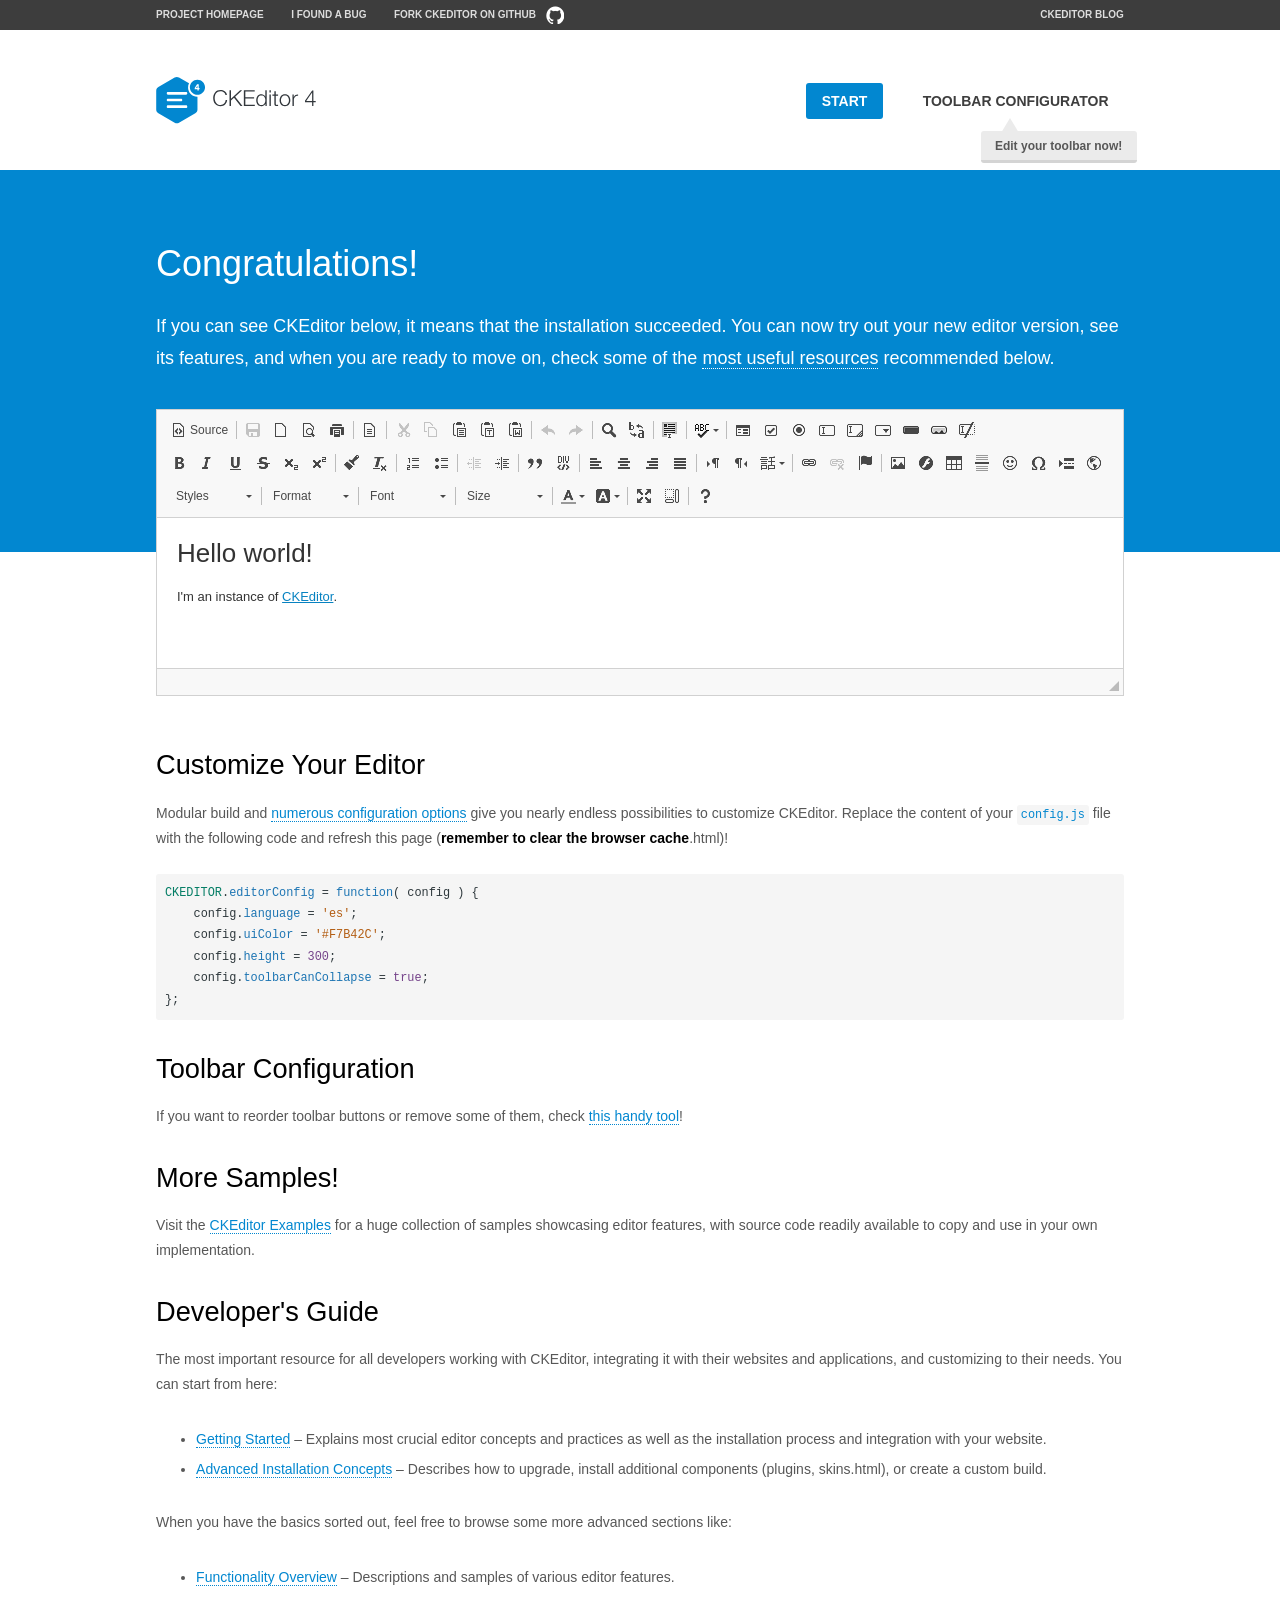
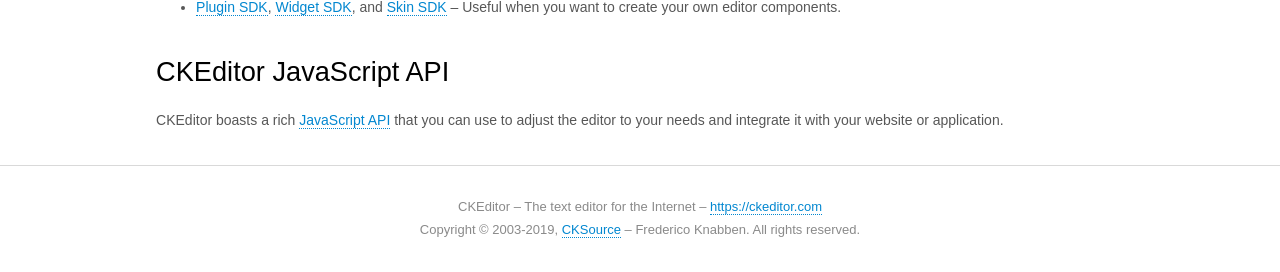
<file: src/main/resources/static/ckeditor/samples/index.html>
<!DOCTYPE html>
<!--
Copyright (c) 2003-2019, CKSource - Frederico Knabben. All rights reserved.
For licensing, see LICENSE.md or https://ckeditor.com/legal/ckeditor-oss-license
-->
<html>
<head>
	<meta charset="utf-8">
	<title>CKEditor Sample</title>
	<script src="../ckeditor.js"></script>
	<script src="js/sample.js"></script>
	<link rel="stylesheet" href="css/samples.css">
	<link rel="stylesheet" href="toolbarconfigurator/lib/codemirror/neo.css">
</head>
<body id="main">

<nav class="navigation-a">
	<div class="grid-container">
		<ul class="navigation-a-left grid-width-70">
			<li><a href="https://ckeditor.com/ckeditor-4/">Project Homepage</a></li>
			<li><a href="https://github.com/ckeditor/ckeditor-dev/issues">I found a bug</a></li>
			<li><a href="https://github.com/ckeditor/ckeditor-dev" class="icon-pos-right icon-navigation-a-github">Fork CKEditor on GitHub</a></li>
		</ul>
		<ul class="navigation-a-right grid-width-30">
			<li><a href="https://ckeditor.com/blog/">CKEditor Blog</a></li>
		</ul>
	</div>
</nav>

<header class="header-a">
	<div class="grid-container">
		<h1 class="header-a-logo grid-width-30">
			<a href="index.html"><img src="img/logo.svg" onerror="this.src='img/logo.png'; this.onerror=null;" alt="CKEditor Sample"></a>
		</h1>

		<nav class="navigation-b grid-width-70">
			<ul>
				<li><a href="index.html" class="button-a button-a-background">Start</a></li>
				<li><a href="toolbarconfigurator/index.html" class="button-a">Toolbar configurator <span class="balloon-a balloon-a-nw">Edit your toolbar now!</span></a></li>
			</ul>
		</nav>
	</div>
</header>

<main>
	<div class="adjoined-top">
		<div class="grid-container">
			<div class="content grid-width-100">
				<h1>Congratulations!</h1>
				<p>
					If you can see CKEditor below, it means that the installation succeeded.
					You can now try out your new editor version, see its features, and when you are ready to move on, check some of the <a href="#sample-customize">most useful resources</a> recommended below.
				</p>
			</div>
		</div>
	</div>
	<div class="adjoined-bottom">
		<div class="grid-container">
			<div class="grid-width-100">
				<div id="editor">
					<h1>Hello world!</h1>
					<p>I'm an instance of <a href="https://ckeditor.com">CKEditor</a>.</p>
				</div>
			</div>
		</div>
	</div>

	<div class="grid-container">
		<div class="content grid-width-100">
			<section id="sample-customize">
				<h2>Customize Your Editor</h2>
				<p>Modular build and <a href="https://ckeditor.com/docs/ckeditor4/latest/guide/dev_configuration.html">numerous configuration options</a> give you nearly endless possibilities to customize CKEditor. Replace the content of your <code><a href="../config.js">config.js</a></code> file with the following code and refresh this page (<strong>remember to clear the browser cache</strong>.html)!</p>
		<pre class="cm-s-neo CodeMirror"><code><span style="padding-right: 0.1px;"><span class="cm-variable">CKEDITOR</span>.<span class="cm-property">editorConfig</span> <span class="cm-operator">=</span> <span class="cm-keyword">function</span>( <span class="cm-def">config</span> ) {</span>
<span style="padding-right: 0.1px;"><span class="cm-tab">	</span><span class="cm-variable-2">config</span>.<span class="cm-property">language</span> <span class="cm-operator">=</span> <span class="cm-string">'es'</span>;</span>
<span style="padding-right: 0.1px;"><span class="cm-tab">	</span><span class="cm-variable-2">config</span>.<span class="cm-property">uiColor</span> <span class="cm-operator">=</span> <span class="cm-string">'#F7B42C'</span>;</span>
<span style="padding-right: 0.1px;"><span class="cm-tab">	</span><span class="cm-variable-2">config</span>.<span class="cm-property">height</span> <span class="cm-operator">=</span> <span class="cm-number">300</span>;</span>
<span style="padding-right: 0.1px;"><span class="cm-tab">	</span><span class="cm-variable-2">config</span>.<span class="cm-property">toolbarCanCollapse</span> <span class="cm-operator">=</span> <span class="cm-atom">true</span>;</span>
<span style="padding-right: 0.1px;">};</span></code></pre>
			</section>

			<section>
				<h2>Toolbar Configuration</h2>
				<p>If you want to reorder toolbar buttons or remove some of them, check <a href="toolbarconfigurator/index.html">this handy tool</a>!</p>
			</section>

			<section>
				<h2>More Samples!</h2>
				<p>Visit the <a href="https://ckeditor.com/docs/ckeditor4/latest/examples/index.html">CKEditor Examples</a> for a huge collection of samples showcasing editor features, with source code readily available to copy and use in your own implementation.</p>
			</section>

			<section>
				<h2>Developer's Guide</h2>
				<p>The most important resource for all developers working with CKEditor, integrating it with their websites and applications, and customizing to their needs. You can start from here:</p>
				<ul>
					<li><a href="https://ckeditor.com/docs/ckeditor4/latest/guide/dev_installation.html">Getting Started</a> &ndash; Explains most crucial editor concepts and practices as well as the installation process and integration with your website.</li>
					<li><a href="https://ckeditor.com/docs/ckeditor4/latest/guide/dev_advanced_installation.html">Advanced Installation Concepts</a> &ndash; Describes how to upgrade, install additional components (plugins, skins.html), or create a custom build.</li>
				</ul>
					<p>When you have the basics sorted out, feel free to browse some more advanced sections like:</p>
				<ul>
					<li><a href="https://ckeditor.com/docs/ckeditor4/latest/guide/dev_features.html">Functionality Overview</a> &ndash; Descriptions and samples of various editor features.</li>
					<li><a href="https://ckeditor.com/docs/ckeditor4/latest/guide/plugin_sdk_intro.html">Plugin SDK</a>, <a href="https://ckeditor.com/docs/ckeditor4/latest/guide/widget_sdk_intro.html">Widget SDK</a>, and <a href="https://ckeditor.com/docs/ckeditor4/latest/guide/skin_sdk_intro.html">Skin SDK</a> &ndash; Useful when you want to create your own editor components.</li>
				</ul>
			</section>

			<section>
				<h2>CKEditor JavaScript API</h2>
				<p>CKEditor boasts a rich <a href="https://ckeditor.com/docs/ckeditor4/latest/api/index.html">JavaScript API</a> that you can use to adjust the editor to your needs and integrate it with your website or application.</p>
			</section>
		</div>
	</div>
</main>

<footer class="footer-a grid-container">
	<div class="grid-container">
		<p class="grid-width-100">
			CKEditor &ndash; The text editor for the Internet &ndash; <a class="samples" href="https://ckeditor.com/">https://ckeditor.com</a>
		</p>
		<p class="grid-width-100" id="copy">
			Copyright &copy; 2003-2019, <a class="samples" href="https://cksource.com/">CKSource</a> &ndash; Frederico Knabben. All rights reserved.
		</p>
	</div>
</footer>
<script>
	initSample();
</script>

</body>
</html>
</file>
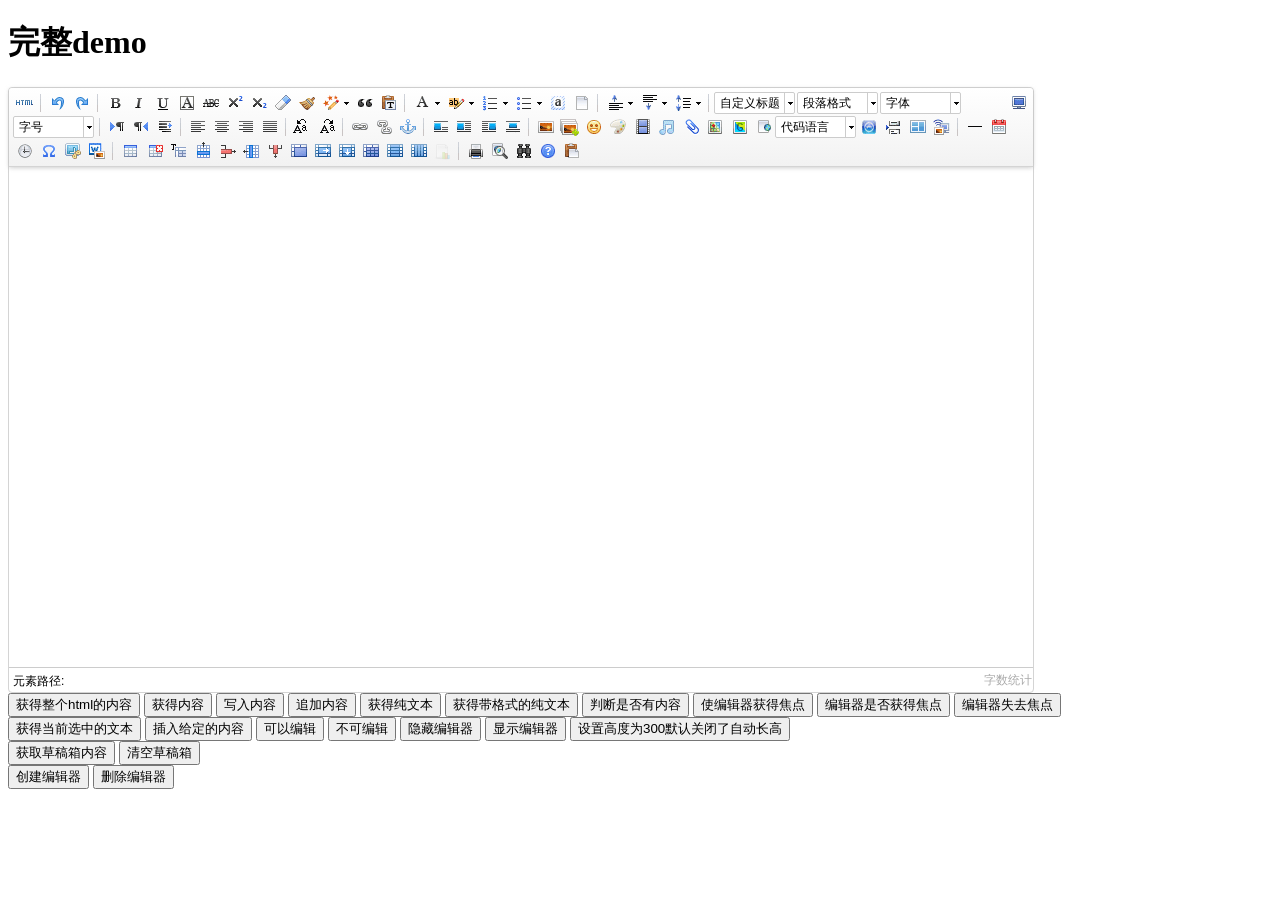
<file: src/main/resources/static/admin/lib/ueditor/index.html>
<!DOCTYPE HTML PUBLIC "-//W3C//DTD HTML 4.01 Transitional//EN"
        "http://www.w3.org/TR/html4/loose.dtd">
<html>
<head>
    <title>完整demo</title>
    <meta http-equiv="Content-Type" content="text/html;charset=utf-8"/>
    <script type="text/javascript" charset="utf-8" src="ueditor.config.js"></script>
    <script type="text/javascript" charset="utf-8" src="ueditor.all.min.js"> </script>
    <!--建议手动加在语言，避免在ie下有时因为加载语言失败导致编辑器加载失败-->
    <!--这里加载的语言文件会覆盖你在配置项目里添加的语言类型，比如你在配置项目里配置的是英文，这里加载的中文，那最后就是中文-->
    <script type="text/javascript" charset="utf-8" src="lang/zh-cn/zh-cn.js"></script>

    <style type="text/css">
        div{
            width:100%;
        }
    </style>
</head>
<body>
<div>
    <h1>完整demo</h1>
    <script id="editor" type="text/plain" style="width:1024px;height:500px;"></script>
</div>
<div id="btns">
    <div>
        <button onclick="getAllHtml()">获得整个html的内容</button>
        <button onclick="getContent()">获得内容</button>
        <button onclick="setContent()">写入内容</button>
        <button onclick="setContent(true)">追加内容</button>
        <button onclick="getContentTxt()">获得纯文本</button>
        <button onclick="getPlainTxt()">获得带格式的纯文本</button>
        <button onclick="hasContent()">判断是否有内容</button>
        <button onclick="setFocus()">使编辑器获得焦点</button>
        <button onmousedown="isFocus(event)">编辑器是否获得焦点</button>
        <button onmousedown="setblur(event)" >编辑器失去焦点</button>

    </div>
    <div>
        <button onclick="getText()">获得当前选中的文本</button>
        <button onclick="insertHtml()">插入给定的内容</button>
        <button id="enable" onclick="setEnabled()">可以编辑</button>
        <button onclick="setDisabled()">不可编辑</button>
        <button onclick=" UE.getEditor('editor').setHide()">隐藏编辑器</button>
        <button onclick=" UE.getEditor('editor').setShow()">显示编辑器</button>
        <button onclick=" UE.getEditor('editor').setHeight(300)">设置高度为300默认关闭了自动长高</button>
    </div>

    <div>
        <button onclick="getLocalData()" >获取草稿箱内容</button>
        <button onclick="clearLocalData()" >清空草稿箱</button>
    </div>

</div>
<div>
    <button onclick="createEditor()">
    创建编辑器</button>
    <button onclick="deleteEditor()">
    删除编辑器</button>
</div>

<script type="text/javascript">

    //实例化编辑器
    //建议使用工厂方法getEditor创建和引用编辑器实例，如果在某个闭包下引用该编辑器，直接调用UE.getEditor('editor')就能拿到相关的实例
    var ue = UE.getEditor('editor');


    function isFocus(e){
        alert(UE.getEditor('editor').isFocus());
        UE.dom.domUtils.preventDefault(e)
    }
    function setblur(e){
        UE.getEditor('editor').blur();
        UE.dom.domUtils.preventDefault(e)
    }
    function insertHtml() {
        var value = prompt('插入html代码', '');
        UE.getEditor('editor').execCommand('insertHtml', value)
    }
    function createEditor() {
        enableBtn();
        UE.getEditor('editor');
    }
    function getAllHtml() {
        alert(UE.getEditor('editor').getAllHtml())
    }
    function getContent() {
        var arr = [];
        arr.push("使用editor.getContent()方法可以获得编辑器的内容");
        arr.push("内容为：");
        arr.push(UE.getEditor('editor').getContent());
        alert(arr.join("\n"));
    }
    function getPlainTxt() {
        var arr = [];
        arr.push("使用editor.getPlainTxt()方法可以获得编辑器的带格式的纯文本内容");
        arr.push("内容为：");
        arr.push(UE.getEditor('editor').getPlainTxt());
        alert(arr.join('\n'))
    }
    function setContent(isAppendTo) {
        var arr = [];
        arr.push("使用editor.setContent('欢迎使用ueditor')方法可以设置编辑器的内容");
        UE.getEditor('editor').setContent('欢迎使用ueditor', isAppendTo);
        alert(arr.join("\n"));
    }
    function setDisabled() {
        UE.getEditor('editor').setDisabled('fullscreen');
        disableBtn("enable");
    }

    function setEnabled() {
        UE.getEditor('editor').setEnabled();
        enableBtn();
    }

    function getText() {
        //当你点击按钮时编辑区域已经失去了焦点，如果直接用getText将不会得到内容，所以要在选回来，然后取得内容
        var range = UE.getEditor('editor').selection.getRange();
        range.select();
        var txt = UE.getEditor('editor').selection.getText();
        alert(txt)
    }

    function getContentTxt() {
        var arr = [];
        arr.push("使用editor.getContentTxt()方法可以获得编辑器的纯文本内容");
        arr.push("编辑器的纯文本内容为：");
        arr.push(UE.getEditor('editor').getContentTxt());
        alert(arr.join("\n"));
    }
    function hasContent() {
        var arr = [];
        arr.push("使用editor.hasContents()方法判断编辑器里是否有内容");
        arr.push("判断结果为：");
        arr.push(UE.getEditor('editor').hasContents());
        alert(arr.join("\n"));
    }
    function setFocus() {
        UE.getEditor('editor').focus();
    }
    function deleteEditor() {
        disableBtn();
        UE.getEditor('editor').destroy();
    }
    function disableBtn(str) {
        var div = document.getElementById('btns');
        var btns = UE.dom.domUtils.getElementsByTagName(div, "button");
        for (var i = 0, btn; btn = btns[i++];) {
            if (btn.id == str) {
                UE.dom.domUtils.removeAttributes(btn, ["disabled"]);
            } else {
                btn.setAttribute("disabled", "true");
            }
        }
    }
    function enableBtn() {
        var div = document.getElementById('btns');
        var btns = UE.dom.domUtils.getElementsByTagName(div, "button");
        for (var i = 0, btn; btn = btns[i++];) {
            UE.dom.domUtils.removeAttributes(btn, ["disabled"]);
        }
    }

    function getLocalData () {
        alert(UE.getEditor('editor').execCommand( "getlocaldata" ));
    }

    function clearLocalData () {
        UE.getEditor('editor').execCommand( "clearlocaldata" );
        alert("已清空草稿箱")
    }
</script>
</body>
</html>
</file>
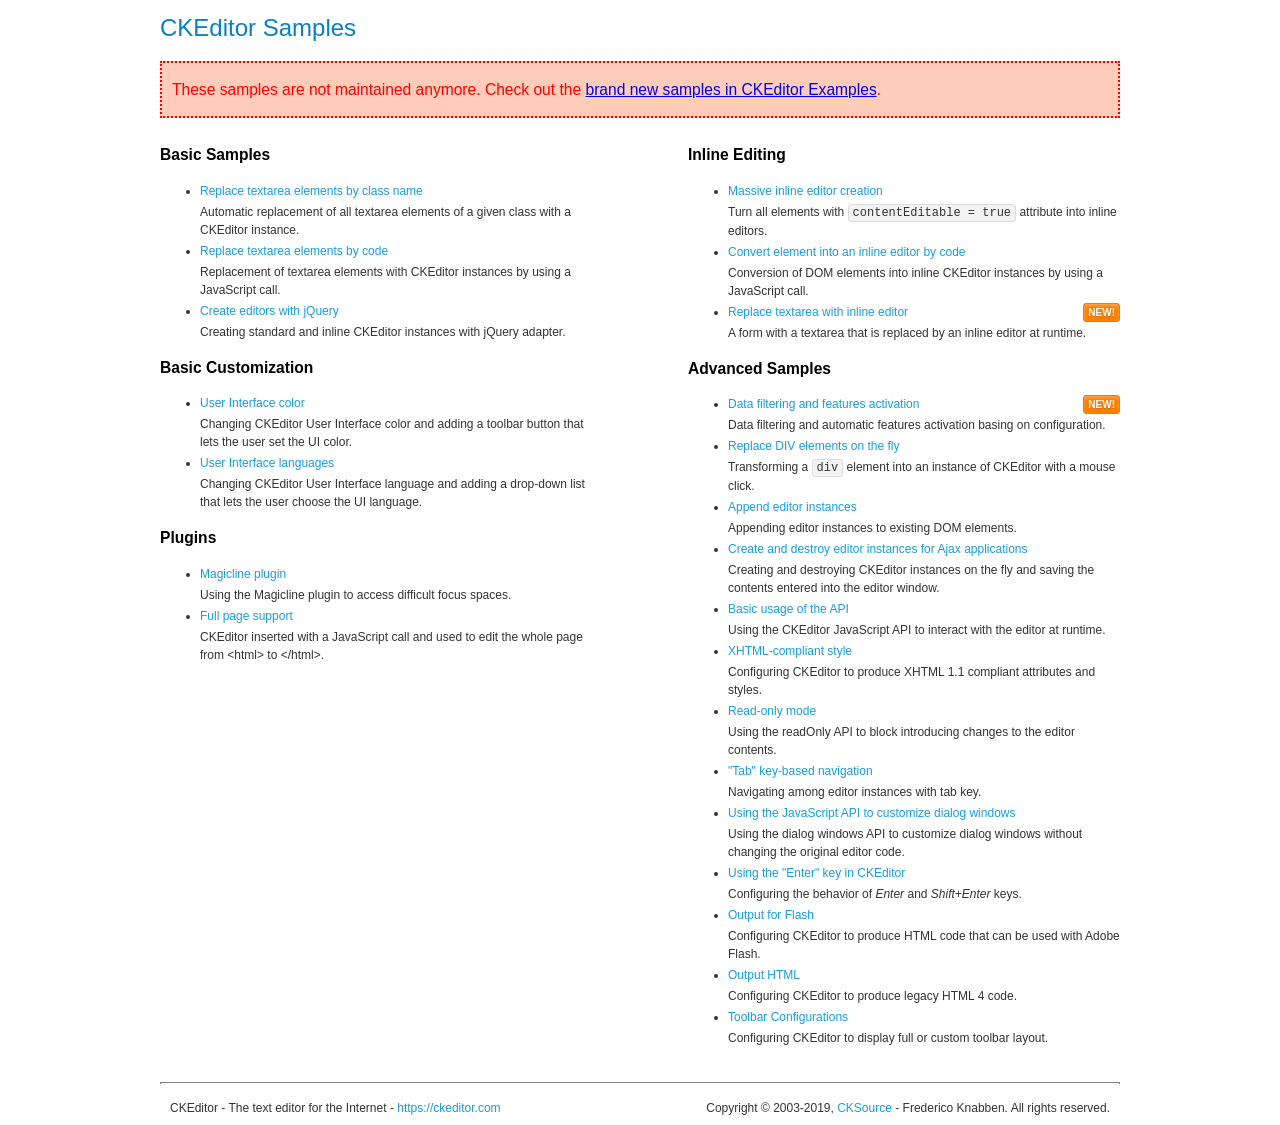
<file: src/main/resources/static/ckeditor/samples/old/index.html>
<!DOCTYPE html>
<!--
Copyright (c) 2003-2019, CKSource - Frederico Knabben. All rights reserved.
For licensing, see LICENSE.md or https://ckeditor.com/legal/ckeditor-oss-license
-->
<html>
<head>
	<meta charset="utf-8">
	<title>CKEditor Samples</title>
	<link rel="stylesheet" href="sample.css">
</head>
<body>
	<h1 class="samples">
		CKEditor Samples
	</h1>
	<div class="warning deprecated">
		These samples are not maintained anymore. Check out the <a href="https://ckeditor.com/docs/ckeditor4/latest/examples/index.html">brand new samples in CKEditor Examples</a>.
	</div>
	<div class="twoColumns">
		<div class="twoColumnsLeft">
			<h2 class="samples">
				Basic Samples
			</h2>
			<dl class="samples">
				<dt><a class="samples" href="replacebyclass.html">Replace textarea elements by class name</a></dt>
				<dd>Automatic replacement of all textarea elements of a given class with a CKEditor instance.</dd>

				<dt><a class="samples" href="replacebycode.html">Replace textarea elements by code</a></dt>
				<dd>Replacement of textarea elements with CKEditor instances by using a JavaScript call.</dd>

				<dt><a class="samples" href="jquery.html">Create editors with jQuery</a></dt>
				<dd>Creating standard and inline CKEditor instances with jQuery adapter.</dd>
			</dl>

			<h2 class="samples">
				Basic Customization
			</h2>
			<dl class="samples">
				<dt><a class="samples" href="uicolor.html">User Interface color</a></dt>
				<dd>Changing CKEditor User Interface color and adding a toolbar button that lets the user set the UI color.</dd>

				<dt><a class="samples" href="uilanguages.html">User Interface languages</a></dt>
				<dd>Changing CKEditor User Interface language and adding a drop-down list that lets the user choose the UI language.</dd>
			</dl>


			<h2 class="samples">Plugins</h2>
<dl class="samples">
<dt><a class="samples" href="magicline/magicline.html">Magicline plugin</a></dt>
<dd>Using the Magicline plugin to access difficult focus spaces.</dd>

<dt><a class="samples" href="wysiwygarea/fullpage.html">Full page support</a></dt>
<dd>CKEditor inserted with a JavaScript call and used to edit the whole page from &lt;html&gt; to &lt;/html&gt;.</dd>
</dl>
		</div>
		<div class="twoColumnsRight">
			<h2 class="samples">
				Inline Editing
			</h2>
			<dl class="samples">
				<dt><a class="samples" href="inlineall.html">Massive inline editor creation</a></dt>
				<dd>Turn all elements with <code>contentEditable = true</code> attribute into inline editors.</dd>

				<dt><a class="samples" href="inlinebycode.html">Convert element into an inline editor by code</a></dt>
				<dd>Conversion of DOM elements into inline CKEditor instances by using a JavaScript call.</dd>

				<dt><a class="samples" href="inlinetextarea.html">Replace textarea with inline editor</a> <span class="new">New!</span></dt>
				<dd>A form with a textarea that is replaced by an inline editor at runtime.</dd>

				
			</dl>

			<h2 class="samples">
				Advanced Samples
			</h2>
			<dl class="samples">
				<dt><a class="samples" href="datafiltering.html">Data filtering and features activation</a> <span class="new">New!</span></dt>
				<dd>Data filtering and automatic features activation basing on configuration.</dd>

				<dt><a class="samples" href="divreplace.html">Replace DIV elements on the fly</a></dt>
				<dd>Transforming a <code>div</code> element into an instance of CKEditor with a mouse click.</dd>

				<dt><a class="samples" href="appendto.html">Append editor instances</a></dt>
				<dd>Appending editor instances to existing DOM elements.</dd>

				<dt><a class="samples" href="ajax.html">Create and destroy editor instances for Ajax applications</a></dt>
				<dd>Creating and destroying CKEditor instances on the fly and saving the contents entered into the editor window.</dd>

				<dt><a class="samples" href="api.html">Basic usage of the API</a></dt>
				<dd>Using the CKEditor JavaScript API to interact with the editor at runtime.</dd>

				<dt><a class="samples" href="xhtmlstyle.html">XHTML-compliant style</a></dt>
				<dd>Configuring CKEditor to produce XHTML 1.1 compliant attributes and styles.</dd>

				<dt><a class="samples" href="readonly.html">Read-only mode</a></dt>
				<dd>Using the readOnly API to block introducing changes to the editor contents.</dd>

				<dt><a class="samples" href="tabindex.html">"Tab" key-based navigation</a></dt>
				<dd>Navigating among editor instances with tab key.</dd>


				
<dt><a class="samples" href="dialog/dialog.html">Using the JavaScript API to customize dialog windows</a></dt>
<dd>Using the dialog windows API to customize dialog windows without changing the original editor code.</dd>

<dt><a class="samples" href="enterkey/enterkey.html">Using the &quot;Enter&quot; key in CKEditor</a></dt>
<dd>Configuring the behavior of <em>Enter</em> and <em>Shift+Enter</em> keys.</dd>

<dt><a class="samples" href="htmlwriter/outputforflash.html">Output for Flash</a></dt>
<dd>Configuring CKEditor to produce HTML code that can be used with Adobe Flash.</dd>

<dt><a class="samples" href="htmlwriter/outputhtml.html">Output HTML</a></dt>
<dd>Configuring CKEditor to produce legacy HTML 4 code.</dd>

<dt><a class="samples" href="toolbar/toolbar.html">Toolbar Configurations</a></dt>
<dd>Configuring CKEditor to display full or custom toolbar layout.</dd>

			</dl>
		</div>
	</div>
	<div id="footer">
		<hr>
		<p>
			CKEditor - The text editor for the Internet - <a class="samples" href="https://ckeditor.com/">https://ckeditor.com</a>
		</p>
		<p id="copy">
			Copyright &copy; 2003-2019, <a class="samples" href="https://cksource.com/">CKSource</a> - Frederico Knabben. All rights reserved.
		</p>
	</div>
</body>
</html>
</file>
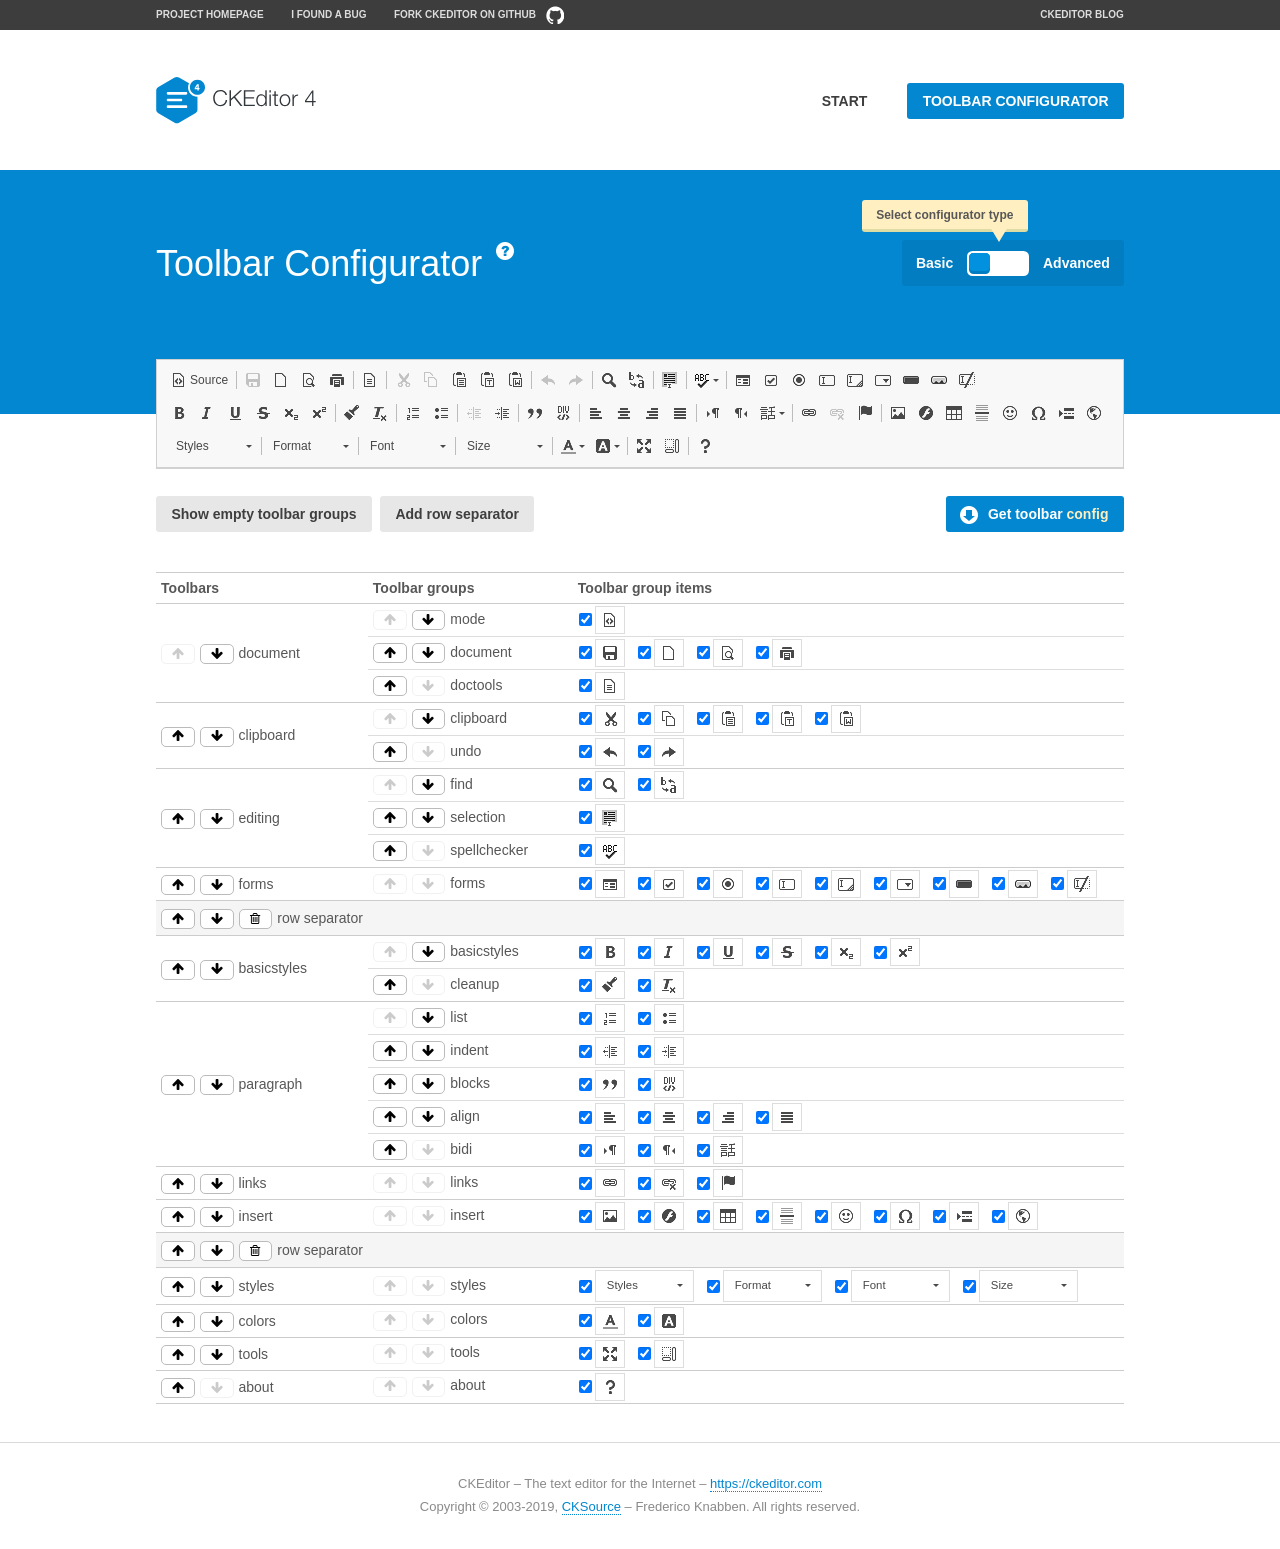
<file: src/main/resources/static/ckeditor/samples/toolbarconfigurator/index.html>
<!DOCTYPE html>
<!--
Copyright (c) 2003-2019, CKSource - Frederico Knabben. All rights reserved.
For licensing, see LICENSE.md or https://ckeditor.com/legal/ckeditor-oss-license
-->
<!--[if IE 8]><html class="ie8"><![endif]-->
<!--[if gt IE 8]><html><![endif]-->
<!--[if !IE]><!--><html><!--<![endif]-->
<head>
	<meta charset="utf-8">
	<title>Toolbar Configurator</title>
	<script src="../../ckeditor.js"></script>
	<script>
		if ( CKEDITOR.env.ie && CKEDITOR.env.version < 9 )
			CKEDITOR.tools.enableHtml5Elements( document );
	</script>
	<link rel="stylesheet" href="lib/codemirror/codemirror.css">
	<link rel="stylesheet" href="lib/codemirror/show-hint.css">
	<link rel="stylesheet" href="lib/codemirror/neo.css">
	<link rel="stylesheet" href="css/fontello.css">
	<link rel="stylesheet" href="../css/samples.css">
</head>
<body id="toolbar">

<nav class="navigation-a">
	<div class="grid-container">
		<ul class="navigation-a-left grid-width-70">
			<li><a href="https://ckeditor.com/ckeditor-4/">Project Homepage</a></li>
			<li><a href="https://github.com/ckeditor/ckeditor-dev/issues">I found a bug</a></li>
			<li><a href="https://github.com/ckeditor/ckeditor-dev" class="icon-pos-right icon-navigation-a-github">Fork CKEditor on GitHub</a></li>
		</ul>
		<ul class="navigation-a-right grid-width-30">
			<li><a href="https://ckeditor.com/blog/">CKEditor Blog</a></li>
		</ul>
	</div>
</nav>

<header class="header-a">
	<div class="grid-container">
		<h1 class="header-a-logo grid-width-30">
			<a href="../index.html"><img src="../img/logo.svg" onerror="this.src='../img/logo.png'; this.onerror=null;" alt="CKEditor Logo"></a>
		</h1>
		<nav class="navigation-b grid-width-70">
			<ul>
				<li><a href="../index.html"  class="button-a">Start</a></li>
				<li><a href="index.html"  class="button-a button-a-background">Toolbar configurator</a></li>
			</ul>
		</nav>
	</div>
</header>

<main>
	<div class="adjoined-top">
		<div class="grid-container">
			<div class="content grid-width-100">
				<div class="grid-container-nested">
					<h1 class="grid-width-60">
						Toolbar Configurator
						<a href="#help-content" type="button" title="Configurator help" id="help" class="button-a button-a-background button-a-no-text icon-pos-left icon-question-mark">Help</a>
					</h1>

					<div class="grid-width-40 grid-switch-magic">
						<div class="switch">
							<span class="balloon-a balloon-a-se">Select configurator type</span>
							<input type="radio" name="radio" data-num="1" id="radio-basic" />
							<input type="radio" name="radio" data-num="2" id="radio-advanced" />
							<label data-for="1" for="radio-basic">Basic</label>
							<span class="switch-inner">
								<span class="handler"></span>
							</span>
							<label data-for="2" for="radio-advanced">Advanced</label>
						</div>
					</div>
				</div>
			</div>
		</div>
	</div>
	<div class="adjoined-bottom">
		<div class="grid-container">
			<div class="grid-width-100">
				<div class="editors-container">
					<div id="editor-basic"></div>
					<div id="editor-advanced"></div>
				</div>
			</div>
		</div>
	</div>

	<div class="grid-container configurator">
		<div class="content grid-width-100">
			<div class="configurator">
				<div>
					<div id="toolbarModifierWrapper"></div>
				</div>
			</div>
		</div>
	</div>

	<div id="help-content">
		<div class="grid-container">
			<div class="grid-width-100">
				<h2>What Am I Doing Here?</h2>

				<div class="grid-container grid-container-nested">
					<div class="basic">
						<div class="grid-width-50">
							<p>Arrange <a href="https://ckeditor.com/docs/ckeditor4/latest/api/CKEDITOR_config.html#cfg-toolbarGroups">toolbar groups</a>, toggle <a href="https://ckeditor.com/docs/ckeditor4/latest/api/CKEDITOR_config.html#cfg-removeButtons">button visibility</a> according to your needs and get your toolbar configuration.</p>
							<p>You can replace the content of the <a href="../../config.js"><code>config.js</code></a> file with the generated configuration. If you already set some configuration options you will need to merge both configurations.</p>
						</div>
						<div class="grid-width-50">
							<p>Read more about different ways of <a href="https://ckeditor.com/docs/ckeditor4/latest/guide/dev_configuration.html">setting configuration</a> and do not forget about <strong>clearing browser cache</strong>.</p>
							<p>Arranging toolbar groups is the recommended way of configuring the toolbar, but if you need more freedom you can use the <a href="#advanced">advanced configurator</a>.</p>
						</div>
					</div>
					<div class="advanced" style="display: none;">
						<div class="grid-width-50">
							<p>With this code editor you can edit your <a href="https://ckeditor.com/docs/ckeditor4/latest/api/CKEDITOR_config.html#cfg-toolbar">toolbar configuration</a> live.</p>
							<p>You can replace the content of the <a href="../../config.js"><code>config.js</code></a> file with the generated configuration. If you already set some configuration options you will need to merge both configurations.</p>
						</div>
						<div class="grid-width-50">
							<p>Read more about different ways of <a href="https://ckeditor.com/docs/ckeditor4/latest/guide/dev_configuration.html">setting configuration</a> and do not forget about <strong>clearing browser cache</strong>.</p>
						</div>
					</div>
				</div>

				<p class="grid-container grid-container-nested">
					<button type="button" class="help-content-close grid-width-100 button-a button-a-background">Got it. Let's play!</button>
				</p>
			</div>
		</div>
	</div>
</main>

<footer class="footer-a grid-container">
	<p class="grid-width-100">
		CKEditor &ndash; The text editor for the Internet &ndash; <a class="samples" href="https://ckeditor.com/">https://ckeditor.com</a>
	</p>
	<p class="grid-width-100" id="copy">
		Copyright &copy; 2003-2019, <a class="samples" href="https://cksource.com/">CKSource</a> &ndash; Frederico Knabben. All rights reserved.
	</p>
</footer>

<script src="lib/codemirror/codemirror.js"></script>
<script src="lib/codemirror/javascript.js"></script>
<script src="lib/codemirror/show-hint.js"></script>

<script src="js/fulltoolbareditor.js"></script>
<script src="js/abstracttoolbarmodifier.js"></script>
<script src="js/toolbarmodifier.js"></script>
<script src="js/toolbartextmodifier.js"></script>
<script src="../js/sf.js"></script>

<script>
	( function() {
		'use strict';

		var mode = ( window.location.hash.substr( 1 ) === 'advanced' ) ? 'advanced' : 'basic',
			configuratorSection = CKEDITOR.document.findOne( 'main > .grid-container.configurator' ),
			basicInstruction = CKEDITOR.document.findOne( '#help-content .basic' ),
			advancedInstruction = CKEDITOR.document.findOne( '#help-content .advanced' ),

			// Configurator mode switcher.
			modeSwitchBasic = CKEDITOR.document.getById( 'radio-basic' ),
			modeSwitchAdvanced = CKEDITOR.document.getById( 'radio-advanced' );

		// Initial setup
		function updateSwitcher() {
			if ( mode === 'advanced' ) {
				modeSwitchAdvanced.$.checked = true;
			} else {
				modeSwitchBasic.$.checked = true;
			}
		}

		updateSwitcher();

		CKEDITOR.document.getWindow().on( 'hashchange', function( e ) {
			var hash = window.location.hash.substr( 1 );
			if ( !( hash === 'advanced' || hash === 'basic' ) ) {
				return;
			}
			mode = hash;
			onToolbarsDone( mode );
		} );

		CKEDITOR.document.getWindow().on( 'resize', function() {
			updateToolbar( ( mode === 'basic' ? toolbarModifier : toolbarTextModifier )[ 'editorInstance' ] );
		} );

		function onRefresh( modifier ) {
			modifier = modifier || this;

			if ( mode === 'basic' && modifier instanceof ToolbarConfigurator.ToolbarTextModifier ) {
				return;
			}

			// CodeMirror container becomes visible, so we need to refresh and to avoid rendering problems.
			if ( mode === 'advanced' && modifier instanceof ToolbarConfigurator.ToolbarTextModifier ) {
				modifier.codeContainer.refresh();
			}

			updateToolbar( modifier.editorInstance );
		}

		function updateToolbar( editor ) {
			var editorContainer = editor.container;

			// Not always editor is loaded.
			if ( !editorContainer ) {
				return;
			}

			var displayStyle = editorContainer.getStyle( 'display' );

			editorContainer.setStyle( 'display', 'block' );

			var newHeight = editorContainer.getSize( 'height' );

			var newMarginTop = parseInt( editorContainer.getComputedStyle( 'margin-top' ), 10 );
			newMarginTop = ( isNaN( newMarginTop ) ? 0 : Number( newMarginTop ) );

			var newMarginBottom = parseInt( editorContainer.getComputedStyle( 'margin-bottom' ), 10 );
			newMarginBottom = ( isNaN( newMarginBottom ) ? 0 : Number( newMarginBottom ) );

			var result = newHeight + newMarginTop + newMarginBottom;

			editorContainer.setStyle( 'display', displayStyle );

			editor.container.getAscendant( 'div' ).setStyle( 'height', result + 'px' );
		}

		var toolbarModifier = new ToolbarConfigurator.ToolbarModifier( 'editor-basic' );

		var done = 0;
		toolbarModifier.init( onToolbarInit );
		toolbarModifier.onRefresh = onRefresh;

		CKEDITOR.document.getById( 'toolbarModifierWrapper' ).append( toolbarModifier.mainContainer );

		var toolbarTextModifier = new ToolbarConfigurator.ToolbarTextModifier( 'editor-advanced' );
		toolbarTextModifier.init( onToolbarInit );
		toolbarTextModifier.onRefresh = onRefresh;

		function onToolbarInit() {
			if ( ++done === 2 ) {
				onToolbarsDone();

				positionSticky.watch( CKEDITOR.document.findOne( '.toolbar' ), function() {
					return mode === 'advanced';
				} );
			}
		}

		function onToolbarsDone() {
			if ( mode === 'basic' ) {
				toggleModeBasic( false );
			} else {
				toggleModeAdvanced( false );
			}

			updateSwitcher();

			setTimeout( function() {
				CKEDITOR.document.findOne( '.editors-container' ).addClass( 'active' );
				CKEDITOR.document.findOne( '#toolbarModifierWrapper' ).addClass( 'active' );
			}, 200 );
		}

		CKEDITOR.document.getById( 'toolbarModifierWrapper' ).append( toolbarTextModifier.mainContainer );

		function toogleModeSwitch( onElement, offElement, onModifier, offModifier ) {
			onElement.addClass( 'fancy-button-active' );
			offElement.removeClass( 'fancy-button-active' );

			onModifier.showUI();
			offModifier.hideUI();
		}

		function toggleModeBasic( callOnRefresh ) {
			callOnRefresh = ( callOnRefresh !== false );
			mode = 'basic';
			window.location.hash = '#basic';
			toogleModeSwitch( modeSwitchBasic, modeSwitchAdvanced, toolbarModifier, toolbarTextModifier );

			configuratorSection.removeClass( 'freed-width' );
			basicInstruction.show();
			advancedInstruction.hide();

			callOnRefresh && onRefresh( toolbarModifier );
		}

		function toggleModeAdvanced( callOnRefresh ) {
			callOnRefresh = ( callOnRefresh !== false );
			mode = 'advanced';
			window.location.hash = '#advanced';
			toogleModeSwitch( modeSwitchAdvanced, modeSwitchBasic, toolbarTextModifier, toolbarModifier );

			configuratorSection.addClass( 'freed-width' );
			advancedInstruction.show();
			basicInstruction.hide();

			callOnRefresh && onRefresh( toolbarTextModifier );
		}

		modeSwitchBasic.on( 'click', toggleModeBasic );
		modeSwitchAdvanced.on( 'click', toggleModeAdvanced );

		//
		// Position:sticky for the toolbar.
		//

		// Will make elements behave like they were styled with position:sticky.
		var positionSticky = {
			// Store object: {
			// 		element: CKEDITOR.dom.element, // Element which will float.
			// 		placeholder: CKEDITOR.dom.element, // Placeholder which is place to prevent page bounce.
			// 		isFixed: boolean // Whether element float now.
			// }
			watched: [],

			active: [],

			staticContainer: null,

			init: function() {
				var element = CKEDITOR.dom.element.createFromHtml(
					'<div class="staticContainer">' +
						'<div class="grid-container" >' +
							'<div class="grid-width-100">' +
								'<div class="inner"></div>' +
							'</div>' +
						'</div>' +
					'</div>' );

				this.staticContainer = element.findOne( '.inner' );

				CKEDITOR.document.getBody().append( element );
			},

			watch: function( element, preventFunc ) {
				this.watched.push( {
					element: element,
					placeholder: new CKEDITOR.dom.element( 'div' ),
					isFixed: false,
					preventFunc: preventFunc
				} );
			},

			checkAll: function() {
				for ( var i = 0; i < this.watched.length; i++ ) {
					this.check( this.watched[ i ] );
				}
			},

			check: function( element ) {
				var isFixed = element.isFixed;
				var shouldBeFixed = this.shouldBeFixed( element );

				// Nothing to be done.
				if ( isFixed === shouldBeFixed ) {
					return;
				}

				var placeholder = element.placeholder;

				if ( isFixed ) {
					// Unfixing.

					element.element.insertBefore( placeholder );
					placeholder.remove();

					element.element.removeStyle( 'margin' );

					this.active.splice( CKEDITOR.tools.indexOf( this.active, element ), 1 );

				} else {
					// Fixing.
					placeholder.setStyle( 'width', element.element.getSize( 'width' ) + 'px' );
					placeholder.setStyle( 'height', element.element.getSize( 'height' ) + 'px' );
					placeholder.setStyle( 'margin-bottom', element.element.getComputedStyle( 'margin-bottom' ) );
					placeholder.setStyle( 'display', element.element.getComputedStyle( 'display' ) );
					placeholder.insertAfter( element.element );

					this.staticContainer.append( element.element );

					this.active.push( element );
				}

				element.isFixed = !element.isFixed;
			},

			shouldBeFixed: function( element ) {
				if ( element.preventFunc && element.preventFunc() ) {
					return false;
				}

				// If element is already fixed we are checking it's placeholder.
				var related = ( element.isFixed ? element.placeholder : element.element ),
					clientRect = related.$.getBoundingClientRect(),
					staticHeight = this.staticContainer.getSize('height' ),
					elemHeight = element.element.getSize( 'height' );

				if ( element.isFixed ) {
					return ( clientRect.top + elemHeight < staticHeight );
				} else {
					return ( clientRect.top < staticHeight );
				}
			}
		};

		positionSticky.init();

		CKEDITOR.document.getWindow().on( 'scroll',
			new CKEDITOR.tools.eventsBuffer( 100, positionSticky.checkAll, positionSticky ).input
		);

		// Make the toolbar sticky.
		positionSticky.watch( CKEDITOR.document.findOne( '.editors-container' ) );

		// Help button and help-content.
		( function() {
			var helpButton = CKEDITOR.document.getById( 'help' ),
				helpContent = CKEDITOR.document.getById( 'help-content' );

			// Don't show help button on IE8 because it's unsupported by Pico Modal.
			if ( CKEDITOR.env.ie && CKEDITOR.env.version == 8 ) {
				helpButton.hide();
			} else {
				// Display help modal when the button is clicked.
				helpButton.on( 'click', function( evt ) {
					SF.modal( {
						// Clone modal content from DOM.
						content: helpContent.getHtml(),

						afterCreate: function( modal ) {
							// Enable modal content button to close the modal.
							new CKEDITOR.dom.element( modal.modalElem() ).findOne( '.help-content-close' ).once( 'click', modal.close );
						}
					} ).show();
				} );
			}
		} )();
	} )();
</script>
</body>
</html>
</file>
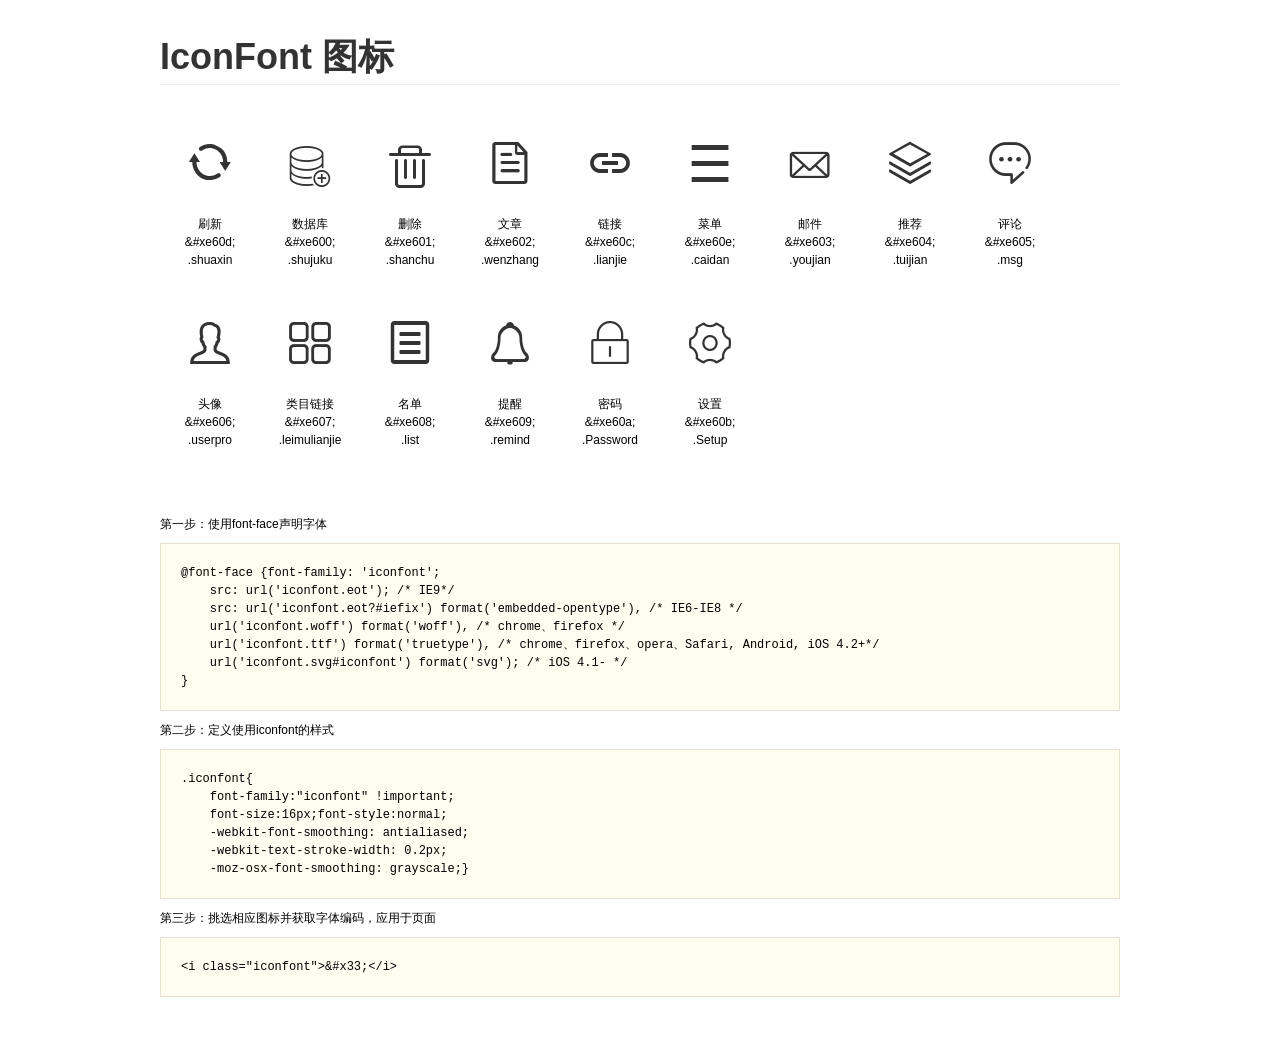
<file: src/main/resources/static/admin/fonts/demo.html>
<!DOCTYPE html>
<html>
<head>
    <meta charset="utf-8"/>
    <title>IconFont</title>
    <link rel="stylesheet" href="demo.css">
    <link rel="stylesheet" href="iconfont.css">
</head>
<body>
    <div class="main">
        <h1>IconFont 图标</h1>
        <ul class="icon_lists clear">
            
                <li>
                <i class="icon iconfont">&#xe60d;</i>
                    <div class="name">刷新</div>
                    <div class="code">&amp;#xe60d;</div>
                    <div class="fontclass">.shuaxin</div>
                </li>
            
                <li>
                <i class="icon iconfont">&#xe600;</i>
                    <div class="name">数据库</div>
                    <div class="code">&amp;#xe600;</div>
                    <div class="fontclass">.shujuku</div>
                </li>
            
                <li>
                <i class="icon iconfont">&#xe601;</i>
                    <div class="name">删除</div>
                    <div class="code">&amp;#xe601;</div>
                    <div class="fontclass">.shanchu</div>
                </li>
            
                <li>
                <i class="icon iconfont">&#xe602;</i>
                    <div class="name">文章</div>
                    <div class="code">&amp;#xe602;</div>
                    <div class="fontclass">.wenzhang</div>
                </li>
            
                <li>
                <i class="icon iconfont">&#xe60c;</i>
                    <div class="name">链接</div>
                    <div class="code">&amp;#xe60c;</div>
                    <div class="fontclass">.lianjie</div>
                </li>
            
                <li>
                <i class="icon iconfont">&#xe60e;</i>
                    <div class="name">菜单</div>
                    <div class="code">&amp;#xe60e;</div>
                    <div class="fontclass">.caidan</div>
                </li>
            
                <li>
                <i class="icon iconfont">&#xe603;</i>
                    <div class="name">邮件</div>
                    <div class="code">&amp;#xe603;</div>
                    <div class="fontclass">.youjian</div>
                </li>
            
                <li>
                <i class="icon iconfont">&#xe604;</i>
                    <div class="name">推荐</div>
                    <div class="code">&amp;#xe604;</div>
                    <div class="fontclass">.tuijian</div>
                </li>
            
                <li>
                <i class="icon iconfont">&#xe605;</i>
                    <div class="name">评论 </div>
                    <div class="code">&amp;#xe605;</div>
                    <div class="fontclass">.msg</div>
                </li>
            
                <li>
                <i class="icon iconfont">&#xe606;</i>
                    <div class="name">头像</div>
                    <div class="code">&amp;#xe606;</div>
                    <div class="fontclass">.userpro</div>
                </li>
            
                <li>
                <i class="icon iconfont">&#xe607;</i>
                    <div class="name">类目链接</div>
                    <div class="code">&amp;#xe607;</div>
                    <div class="fontclass">.leimulianjie</div>
                </li>
            
                <li>
                <i class="icon iconfont">&#xe608;</i>
                    <div class="name">名单</div>
                    <div class="code">&amp;#xe608;</div>
                    <div class="fontclass">.list</div>
                </li>
            
                <li>
                <i class="icon iconfont">&#xe609;</i>
                    <div class="name">提醒</div>
                    <div class="code">&amp;#xe609;</div>
                    <div class="fontclass">.remind</div>
                </li>
            
                <li>
                <i class="icon iconfont">&#xe60a;</i>
                    <div class="name">密码</div>
                    <div class="code">&amp;#xe60a;</div>
                    <div class="fontclass">.Password</div>
                </li>
            
                <li>
                <i class="icon iconfont">&#xe60b;</i>
                    <div class="name">设置</div>
                    <div class="code">&amp;#xe60b;</div>
                    <div class="fontclass">.Setup</div>
                </li>
            
        </ul>


        <div class="helps">
            第一步：使用font-face声明字体
            <pre>
@font-face {font-family: 'iconfont';
    src: url('iconfont.eot'); /* IE9*/
    src: url('iconfont.eot?#iefix') format('embedded-opentype'), /* IE6-IE8 */
    url('iconfont.woff') format('woff'), /* chrome、firefox */
    url('iconfont.ttf') format('truetype'), /* chrome、firefox、opera、Safari, Android, iOS 4.2+*/
    url('iconfont.svg#iconfont') format('svg'); /* iOS 4.1- */
}
</pre>
第二步：定义使用iconfont的样式
            <pre>
.iconfont{
    font-family:"iconfont" !important;
    font-size:16px;font-style:normal;
    -webkit-font-smoothing: antialiased;
    -webkit-text-stroke-width: 0.2px;
    -moz-osx-font-smoothing: grayscale;}
</pre>
第三步：挑选相应图标并获取字体编码，应用于页面
<pre>
&lt;i class="iconfont"&gt;&amp;#x33;&lt;/i&gt;
</pre>
        </div>

    </div>
</body>
</html>
</file>
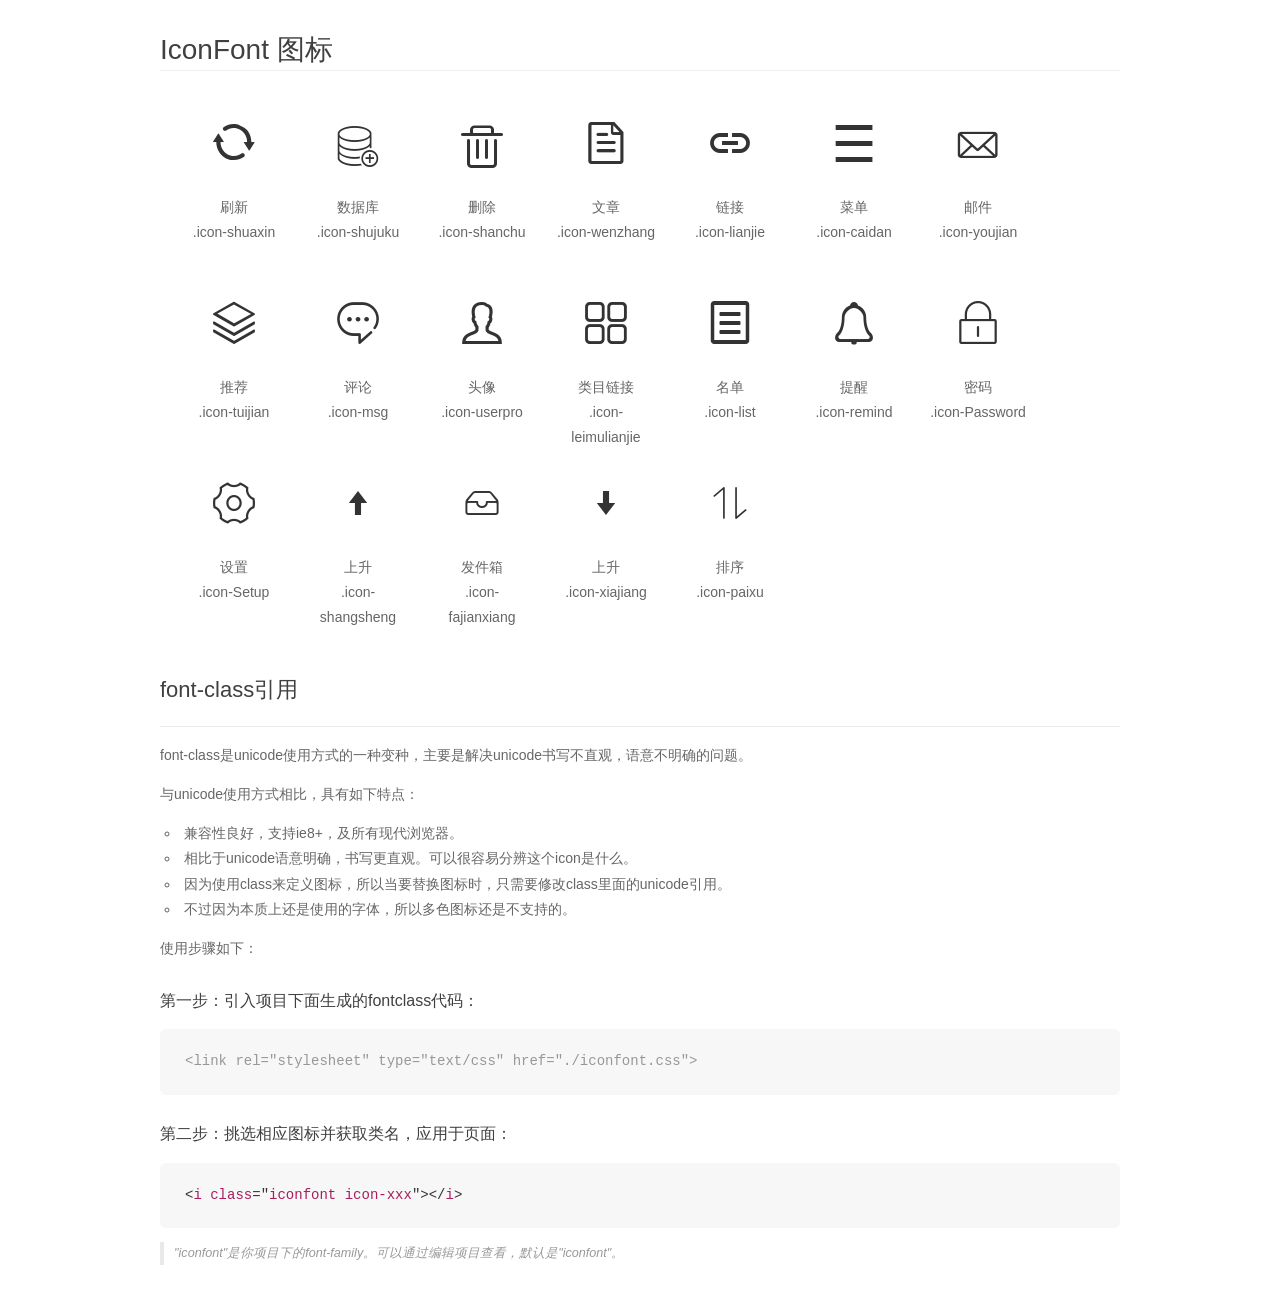
<file: src/main/resources/static/admin/fonts/demo_fontclass.html>
<!DOCTYPE html>
<html>
<head>
    <meta charset="utf-8"/>
    <title>IconFont</title>
    <link rel="stylesheet" href="demo.css">
    <link rel="stylesheet" href="iconfont.css">
</head>
<body>
    <div class="main markdown">
        <h1>IconFont 图标</h1>
        <ul class="icon_lists clear">
            
                <li>
                <i class="icon iconfont icon-shuaxin"></i>
                    <div class="name">刷新</div>
                    <div class="fontclass">.icon-shuaxin</div>
                </li>
            
                <li>
                <i class="icon iconfont icon-shujuku"></i>
                    <div class="name">数据库</div>
                    <div class="fontclass">.icon-shujuku</div>
                </li>
            
                <li>
                <i class="icon iconfont icon-shanchu"></i>
                    <div class="name">删除</div>
                    <div class="fontclass">.icon-shanchu</div>
                </li>
            
                <li>
                <i class="icon iconfont icon-wenzhang"></i>
                    <div class="name">文章</div>
                    <div class="fontclass">.icon-wenzhang</div>
                </li>
            
                <li>
                <i class="icon iconfont icon-lianjie"></i>
                    <div class="name">链接</div>
                    <div class="fontclass">.icon-lianjie</div>
                </li>
            
                <li>
                <i class="icon iconfont icon-caidan"></i>
                    <div class="name">菜单</div>
                    <div class="fontclass">.icon-caidan</div>
                </li>
            
                <li>
                <i class="icon iconfont icon-youjian"></i>
                    <div class="name">邮件</div>
                    <div class="fontclass">.icon-youjian</div>
                </li>
            
                <li>
                <i class="icon iconfont icon-tuijian"></i>
                    <div class="name">推荐</div>
                    <div class="fontclass">.icon-tuijian</div>
                </li>
            
                <li>
                <i class="icon iconfont icon-msg"></i>
                    <div class="name">评论 </div>
                    <div class="fontclass">.icon-msg</div>
                </li>
            
                <li>
                <i class="icon iconfont icon-userpro"></i>
                    <div class="name">头像</div>
                    <div class="fontclass">.icon-userpro</div>
                </li>
            
                <li>
                <i class="icon iconfont icon-leimulianjie"></i>
                    <div class="name">类目链接</div>
                    <div class="fontclass">.icon-leimulianjie</div>
                </li>
            
                <li>
                <i class="icon iconfont icon-list"></i>
                    <div class="name">名单</div>
                    <div class="fontclass">.icon-list</div>
                </li>
            
                <li>
                <i class="icon iconfont icon-remind"></i>
                    <div class="name">提醒</div>
                    <div class="fontclass">.icon-remind</div>
                </li>
            
                <li>
                <i class="icon iconfont icon-Password"></i>
                    <div class="name">密码</div>
                    <div class="fontclass">.icon-Password</div>
                </li>
            
                <li>
                <i class="icon iconfont icon-Setup"></i>
                    <div class="name">设置</div>
                    <div class="fontclass">.icon-Setup</div>
                </li>
            
                <li>
                <i class="icon iconfont icon-shangsheng"></i>
                    <div class="name">上升</div>
                    <div class="fontclass">.icon-shangsheng</div>
                </li>
            
                <li>
                <i class="icon iconfont icon-fajianxiang"></i>
                    <div class="name">发件箱</div>
                    <div class="fontclass">.icon-fajianxiang</div>
                </li>
            
                <li>
                <i class="icon iconfont icon-xiajiang"></i>
                    <div class="name">上升</div>
                    <div class="fontclass">.icon-xiajiang</div>
                </li>
            
                <li>
                <i class="icon iconfont icon-paixu"></i>
                    <div class="name">排序</div>
                    <div class="fontclass">.icon-paixu</div>
                </li>
            
        </ul>

        <h2 id="font-class-">font-class引用</h2>
        <hr>

        <p>font-class是unicode使用方式的一种变种，主要是解决unicode书写不直观，语意不明确的问题。</p>
        <p>与unicode使用方式相比，具有如下特点：</p>
        <ul>
        <li>兼容性良好，支持ie8+，及所有现代浏览器。</li>
        <li>相比于unicode语意明确，书写更直观。可以很容易分辨这个icon是什么。</li>
        <li>因为使用class来定义图标，所以当要替换图标时，只需要修改class里面的unicode引用。</li>
        <li>不过因为本质上还是使用的字体，所以多色图标还是不支持的。</li>
        </ul>
        <p>使用步骤如下：</p>
        <h3 id="-fontclass-">第一步：引入项目下面生成的fontclass代码：</h3>


        <pre><code class="lang-js hljs javascript"><span class="hljs-comment">&lt;link rel="stylesheet" type="text/css" href="./iconfont.css"&gt;</span></code></pre>
        <h3 id="-">第二步：挑选相应图标并获取类名，应用于页面：</h3>
        <pre><code class="lang-css hljs">&lt;<span class="hljs-selector-tag">i</span> <span class="hljs-selector-tag">class</span>="<span class="hljs-selector-tag">iconfont</span> <span class="hljs-selector-tag">icon-xxx</span>"&gt;&lt;/<span class="hljs-selector-tag">i</span>&gt;</code></pre>
        <blockquote>
        <p>"iconfont"是你项目下的font-family。可以通过编辑项目查看，默认是"iconfont"。</p>
        </blockquote>
    </div>
</body>
</html>
</file>
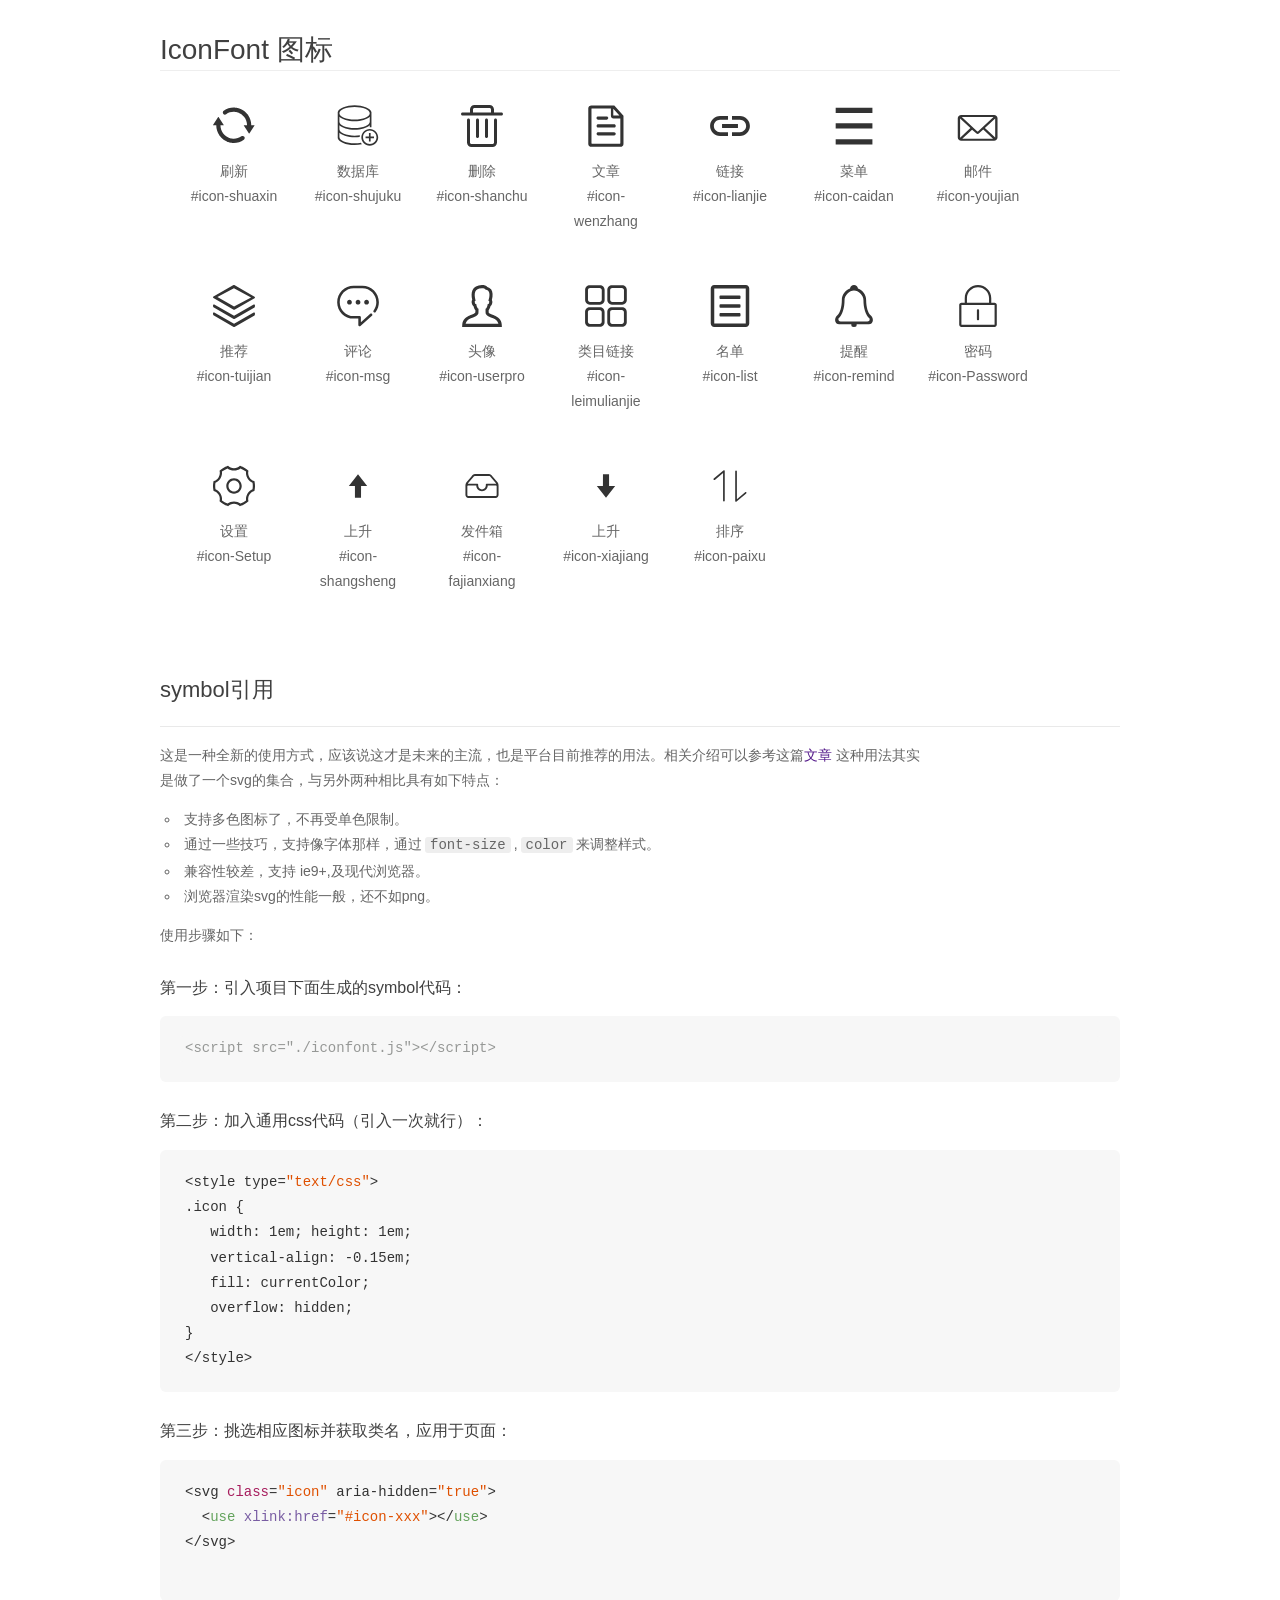
<file: src/main/resources/static/admin/fonts/demo_symbol.html>
<!DOCTYPE html>
<html>
<head>
    <meta charset="utf-8"/>
    <title>IconFont</title>
    <link rel="stylesheet" href="demo.css">
    <script src="iconfont.js"></script>

    <style type="text/css">
        .icon {
          /* 通过设置 font-size 来改变图标大小 */
          width: 1em; height: 1em;
          /* 图标和文字相邻时，垂直对齐 */
          vertical-align: -0.15em;
          /* 通过设置 color 来改变 SVG 的颜色/fill */
          fill: currentColor;
          /* path 和 stroke 溢出 viewBox 部分在 IE 下会显示
             normalize.css 中也包含这行 */
          overflow: hidden;
        }

    </style>
</head>
<body>
    <div class="main markdown">
        <h1>IconFont 图标</h1>
        <ul class="icon_lists clear">
            
                <li>
                    <svg class="icon" aria-hidden="true">
                        <use xlink:href="#icon-shuaxin"></use>
                    </svg>
                    <div class="name">刷新</div>
                    <div class="fontclass">#icon-shuaxin</div>
                </li>
            
                <li>
                    <svg class="icon" aria-hidden="true">
                        <use xlink:href="#icon-shujuku"></use>
                    </svg>
                    <div class="name">数据库</div>
                    <div class="fontclass">#icon-shujuku</div>
                </li>
            
                <li>
                    <svg class="icon" aria-hidden="true">
                        <use xlink:href="#icon-shanchu"></use>
                    </svg>
                    <div class="name">删除</div>
                    <div class="fontclass">#icon-shanchu</div>
                </li>
            
                <li>
                    <svg class="icon" aria-hidden="true">
                        <use xlink:href="#icon-wenzhang"></use>
                    </svg>
                    <div class="name">文章</div>
                    <div class="fontclass">#icon-wenzhang</div>
                </li>
            
                <li>
                    <svg class="icon" aria-hidden="true">
                        <use xlink:href="#icon-lianjie"></use>
                    </svg>
                    <div class="name">链接</div>
                    <div class="fontclass">#icon-lianjie</div>
                </li>
            
                <li>
                    <svg class="icon" aria-hidden="true">
                        <use xlink:href="#icon-caidan"></use>
                    </svg>
                    <div class="name">菜单</div>
                    <div class="fontclass">#icon-caidan</div>
                </li>
            
                <li>
                    <svg class="icon" aria-hidden="true">
                        <use xlink:href="#icon-youjian"></use>
                    </svg>
                    <div class="name">邮件</div>
                    <div class="fontclass">#icon-youjian</div>
                </li>
            
                <li>
                    <svg class="icon" aria-hidden="true">
                        <use xlink:href="#icon-tuijian"></use>
                    </svg>
                    <div class="name">推荐</div>
                    <div class="fontclass">#icon-tuijian</div>
                </li>
            
                <li>
                    <svg class="icon" aria-hidden="true">
                        <use xlink:href="#icon-msg"></use>
                    </svg>
                    <div class="name">评论 </div>
                    <div class="fontclass">#icon-msg</div>
                </li>
            
                <li>
                    <svg class="icon" aria-hidden="true">
                        <use xlink:href="#icon-userpro"></use>
                    </svg>
                    <div class="name">头像</div>
                    <div class="fontclass">#icon-userpro</div>
                </li>
            
                <li>
                    <svg class="icon" aria-hidden="true">
                        <use xlink:href="#icon-leimulianjie"></use>
                    </svg>
                    <div class="name">类目链接</div>
                    <div class="fontclass">#icon-leimulianjie</div>
                </li>
            
                <li>
                    <svg class="icon" aria-hidden="true">
                        <use xlink:href="#icon-list"></use>
                    </svg>
                    <div class="name">名单</div>
                    <div class="fontclass">#icon-list</div>
                </li>
            
                <li>
                    <svg class="icon" aria-hidden="true">
                        <use xlink:href="#icon-remind"></use>
                    </svg>
                    <div class="name">提醒</div>
                    <div class="fontclass">#icon-remind</div>
                </li>
            
                <li>
                    <svg class="icon" aria-hidden="true">
                        <use xlink:href="#icon-Password"></use>
                    </svg>
                    <div class="name">密码</div>
                    <div class="fontclass">#icon-Password</div>
                </li>
            
                <li>
                    <svg class="icon" aria-hidden="true">
                        <use xlink:href="#icon-Setup"></use>
                    </svg>
                    <div class="name">设置</div>
                    <div class="fontclass">#icon-Setup</div>
                </li>
            
                <li>
                    <svg class="icon" aria-hidden="true">
                        <use xlink:href="#icon-shangsheng"></use>
                    </svg>
                    <div class="name">上升</div>
                    <div class="fontclass">#icon-shangsheng</div>
                </li>
            
                <li>
                    <svg class="icon" aria-hidden="true">
                        <use xlink:href="#icon-fajianxiang"></use>
                    </svg>
                    <div class="name">发件箱</div>
                    <div class="fontclass">#icon-fajianxiang</div>
                </li>
            
                <li>
                    <svg class="icon" aria-hidden="true">
                        <use xlink:href="#icon-xiajiang"></use>
                    </svg>
                    <div class="name">上升</div>
                    <div class="fontclass">#icon-xiajiang</div>
                </li>
            
                <li>
                    <svg class="icon" aria-hidden="true">
                        <use xlink:href="#icon-paixu"></use>
                    </svg>
                    <div class="name">排序</div>
                    <div class="fontclass">#icon-paixu</div>
                </li>
            
        </ul>


        <h2 id="symbol-">symbol引用</h2>
        <hr>

        <p>这是一种全新的使用方式，应该说这才是未来的主流，也是平台目前推荐的用法。相关介绍可以参考这篇<a href="">文章</a>
        这种用法其实是做了一个svg的集合，与另外两种相比具有如下特点：</p>
        <ul>
          <li>支持多色图标了，不再受单色限制。</li>
          <li>通过一些技巧，支持像字体那样，通过<code>font-size</code>,<code>color</code>来调整样式。</li>
          <li>兼容性较差，支持 ie9+,及现代浏览器。</li>
          <li>浏览器渲染svg的性能一般，还不如png。</li>
        </ul>
        <p>使用步骤如下：</p>
        <h3 id="-symbol-">第一步：引入项目下面生成的symbol代码：</h3>
        <pre><code class="lang-js hljs javascript"><span class="hljs-comment">&lt;script src="./iconfont.js"&gt;&lt;/script&gt;</span></code></pre>
        <h3 id="-css-">第二步：加入通用css代码（引入一次就行）：</h3>
        <pre><code class="lang-js hljs javascript">&lt;style type=<span class="hljs-string">"text/css"</span>&gt;
.icon {
   width: <span class="hljs-number">1</span>em; height: <span class="hljs-number">1</span>em;
   vertical-align: <span class="hljs-number">-0.15</span>em;
   fill: currentColor;
   overflow: hidden;
}
&lt;<span class="hljs-regexp">/style&gt;</span></code></pre>
        <h3 id="-">第三步：挑选相应图标并获取类名，应用于页面：</h3>
        <pre><code class="lang-js hljs javascript">&lt;svg <span class="hljs-class"><span class="hljs-keyword">class</span></span>=<span class="hljs-string">"icon"</span> aria-hidden=<span class="hljs-string">"true"</span>&gt;<span class="xml"><span class="hljs-tag">
  &lt;<span class="hljs-name">use</span> <span class="hljs-attr">xlink:href</span>=<span class="hljs-string">"#icon-xxx"</span>&gt;</span><span class="hljs-tag">&lt;/<span class="hljs-name">use</span>&gt;</span>
</span>&lt;<span class="hljs-regexp">/svg&gt;
        </span></code></pre>
    </div>
</body>
</html>
</file>
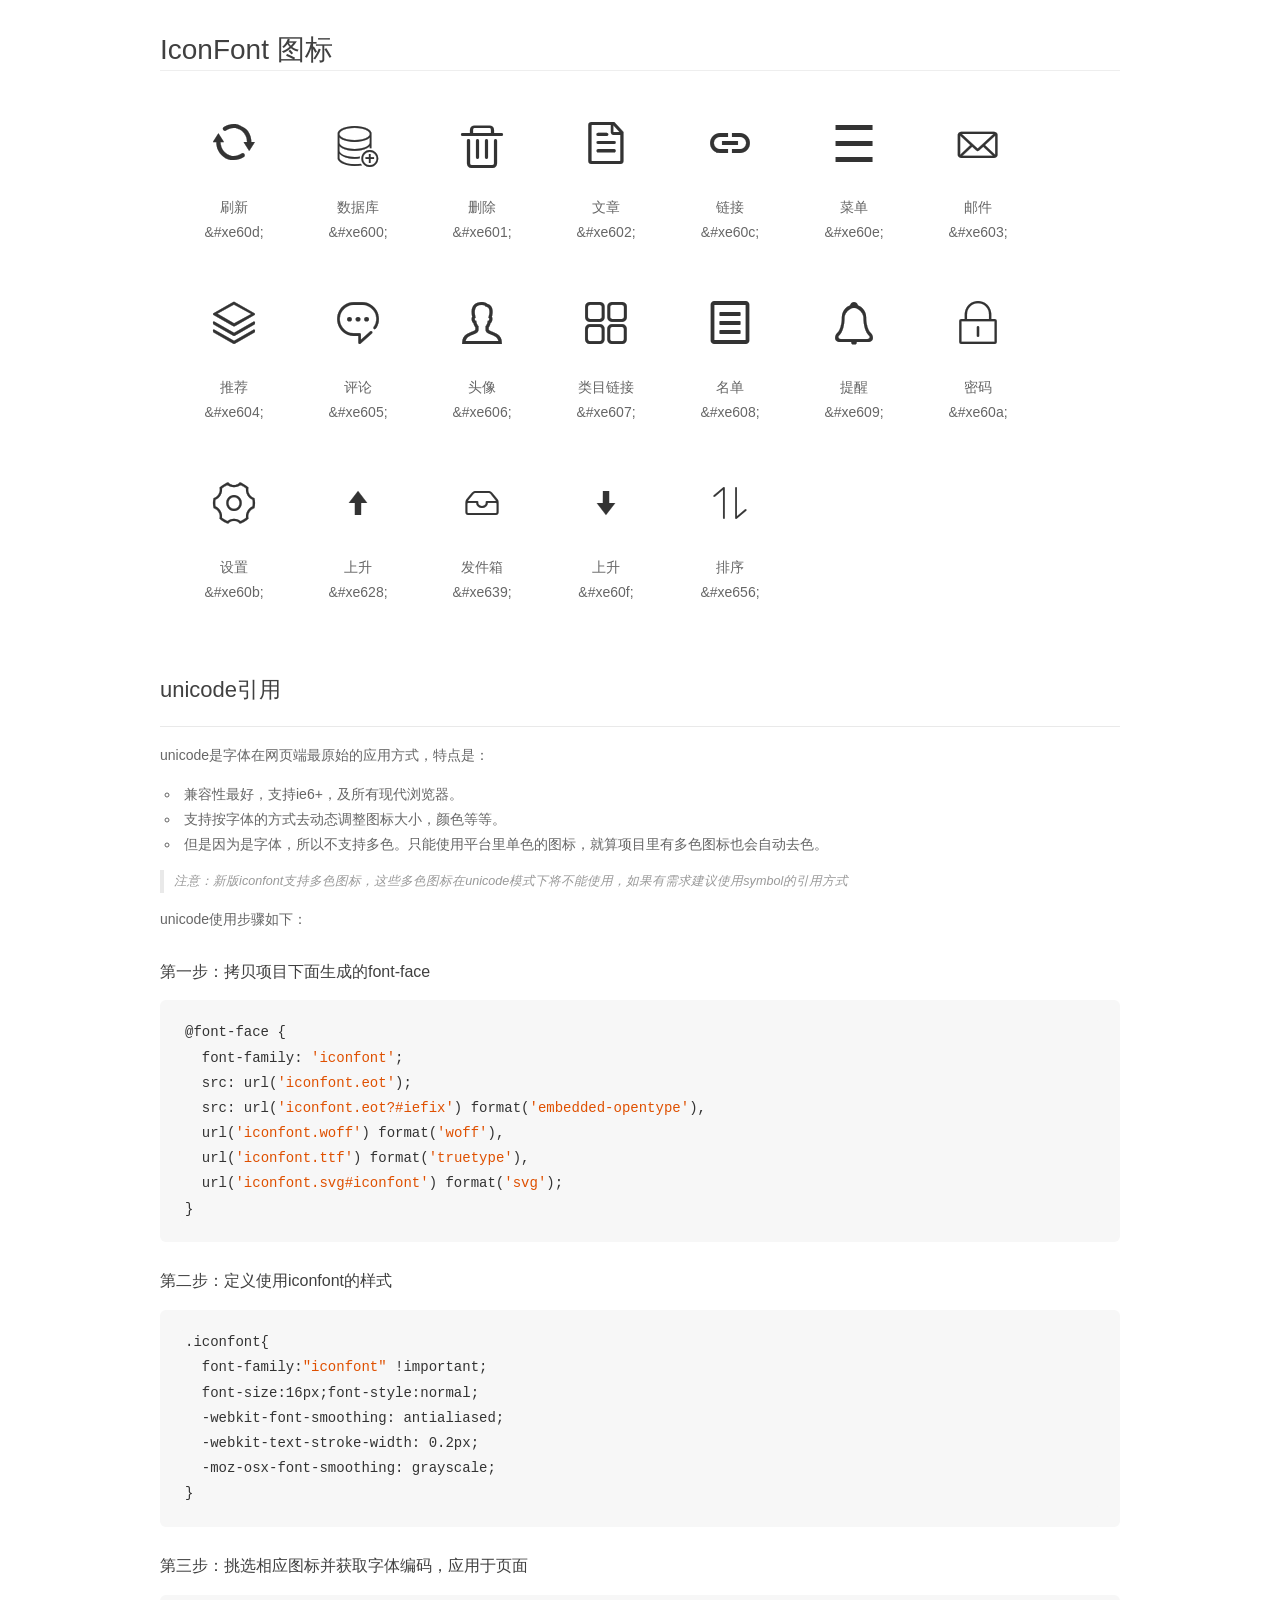
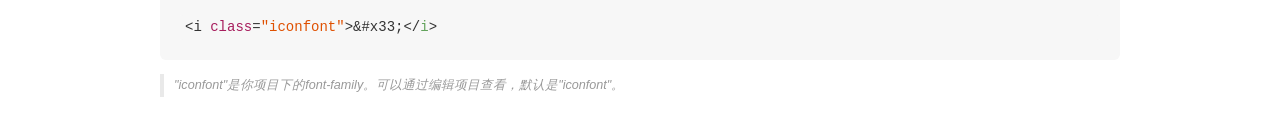
<file: src/main/resources/static/admin/fonts/demo_unicode.html>
<!DOCTYPE html>
<html>
<head>
    <meta charset="utf-8"/>
    <title>IconFont</title>
    <link rel="stylesheet" href="demo.css">

    <style type="text/css">

        @font-face {font-family: "iconfont";
          src: url('iconfont.eot'); /* IE9*/
          src: url('iconfont.eot#iefix') format('embedded-opentype'), /* IE6-IE8 */
          url('iconfont.woff') format('woff'), /* chrome, firefox */
          url('iconfont.ttf') format('truetype'), /* chrome, firefox, opera, Safari, Android, iOS 4.2+*/
          url('iconfont.svg#iconfont') format('svg'); /* iOS 4.1- */
        }

        .iconfont {
          font-family:"iconfont" !important;
          font-size:16px;
          font-style:normal;
          -webkit-font-smoothing: antialiased;
          -webkit-text-stroke-width: 0.2px;
          -moz-osx-font-smoothing: grayscale;
        }

    </style>
</head>
<body>
    <div class="main markdown">
        <h1>IconFont 图标</h1>
        <ul class="icon_lists clear">
            
                <li>
                <i class="icon iconfont">&#xe60d;</i>
                    <div class="name">刷新</div>
                    <div class="code">&amp;#xe60d;</div>
                </li>
            
                <li>
                <i class="icon iconfont">&#xe600;</i>
                    <div class="name">数据库</div>
                    <div class="code">&amp;#xe600;</div>
                </li>
            
                <li>
                <i class="icon iconfont">&#xe601;</i>
                    <div class="name">删除</div>
                    <div class="code">&amp;#xe601;</div>
                </li>
            
                <li>
                <i class="icon iconfont">&#xe602;</i>
                    <div class="name">文章</div>
                    <div class="code">&amp;#xe602;</div>
                </li>
            
                <li>
                <i class="icon iconfont">&#xe60c;</i>
                    <div class="name">链接</div>
                    <div class="code">&amp;#xe60c;</div>
                </li>
            
                <li>
                <i class="icon iconfont">&#xe60e;</i>
                    <div class="name">菜单</div>
                    <div class="code">&amp;#xe60e;</div>
                </li>
            
                <li>
                <i class="icon iconfont">&#xe603;</i>
                    <div class="name">邮件</div>
                    <div class="code">&amp;#xe603;</div>
                </li>
            
                <li>
                <i class="icon iconfont">&#xe604;</i>
                    <div class="name">推荐</div>
                    <div class="code">&amp;#xe604;</div>
                </li>
            
                <li>
                <i class="icon iconfont">&#xe605;</i>
                    <div class="name">评论 </div>
                    <div class="code">&amp;#xe605;</div>
                </li>
            
                <li>
                <i class="icon iconfont">&#xe606;</i>
                    <div class="name">头像</div>
                    <div class="code">&amp;#xe606;</div>
                </li>
            
                <li>
                <i class="icon iconfont">&#xe607;</i>
                    <div class="name">类目链接</div>
                    <div class="code">&amp;#xe607;</div>
                </li>
            
                <li>
                <i class="icon iconfont">&#xe608;</i>
                    <div class="name">名单</div>
                    <div class="code">&amp;#xe608;</div>
                </li>
            
                <li>
                <i class="icon iconfont">&#xe609;</i>
                    <div class="name">提醒</div>
                    <div class="code">&amp;#xe609;</div>
                </li>
            
                <li>
                <i class="icon iconfont">&#xe60a;</i>
                    <div class="name">密码</div>
                    <div class="code">&amp;#xe60a;</div>
                </li>
            
                <li>
                <i class="icon iconfont">&#xe60b;</i>
                    <div class="name">设置</div>
                    <div class="code">&amp;#xe60b;</div>
                </li>
            
                <li>
                <i class="icon iconfont">&#xe628;</i>
                    <div class="name">上升</div>
                    <div class="code">&amp;#xe628;</div>
                </li>
            
                <li>
                <i class="icon iconfont">&#xe639;</i>
                    <div class="name">发件箱</div>
                    <div class="code">&amp;#xe639;</div>
                </li>
            
                <li>
                <i class="icon iconfont">&#xe60f;</i>
                    <div class="name">上升</div>
                    <div class="code">&amp;#xe60f;</div>
                </li>
            
                <li>
                <i class="icon iconfont">&#xe656;</i>
                    <div class="name">排序</div>
                    <div class="code">&amp;#xe656;</div>
                </li>
            
        </ul>
        <h2 id="unicode-">unicode引用</h2>
        <hr>

        <p>unicode是字体在网页端最原始的应用方式，特点是：</p>
        <ul>
        <li>兼容性最好，支持ie6+，及所有现代浏览器。</li>
        <li>支持按字体的方式去动态调整图标大小，颜色等等。</li>
        <li>但是因为是字体，所以不支持多色。只能使用平台里单色的图标，就算项目里有多色图标也会自动去色。</li>
        </ul>
        <blockquote>
        <p>注意：新版iconfont支持多色图标，这些多色图标在unicode模式下将不能使用，如果有需求建议使用symbol的引用方式</p>
        </blockquote>
        <p>unicode使用步骤如下：</p>
        <h3 id="-font-face">第一步：拷贝项目下面生成的font-face</h3>
        <pre><code class="lang-js hljs javascript">@font-face {
  font-family: <span class="hljs-string">'iconfont'</span>;
  src: url(<span class="hljs-string">'iconfont.eot'</span>);
  src: url(<span class="hljs-string">'iconfont.eot?#iefix'</span>) format(<span class="hljs-string">'embedded-opentype'</span>),
  url(<span class="hljs-string">'iconfont.woff'</span>) format(<span class="hljs-string">'woff'</span>),
  url(<span class="hljs-string">'iconfont.ttf'</span>) format(<span class="hljs-string">'truetype'</span>),
  url(<span class="hljs-string">'iconfont.svg#iconfont'</span>) format(<span class="hljs-string">'svg'</span>);
}
</code></pre>
        <h3 id="-iconfont-">第二步：定义使用iconfont的样式</h3>
        <pre><code class="lang-js hljs javascript">.iconfont{
  font-family:<span class="hljs-string">"iconfont"</span> !important;
  font-size:<span class="hljs-number">16</span>px;font-style:normal;
  -webkit-font-smoothing: antialiased;
  -webkit-text-stroke-width: <span class="hljs-number">0.2</span>px;
  -moz-osx-font-smoothing: grayscale;
}
</code></pre>
        <h3 id="-">第三步：挑选相应图标并获取字体编码，应用于页面</h3>
        <pre><code class="lang-js hljs javascript">&lt;i <span class="hljs-class"><span class="hljs-keyword">class</span></span>=<span class="hljs-string">"iconfont"</span>&gt;&amp;#x33;<span class="xml"><span class="hljs-tag">&lt;/<span class="hljs-name">i</span>&gt;</span></span></code></pre>

        <blockquote>
        <p>"iconfont"是你项目下的font-family。可以通过编辑项目查看，默认是"iconfont"。</p>
        </blockquote>
    </div>


</body>
</html>
</file>
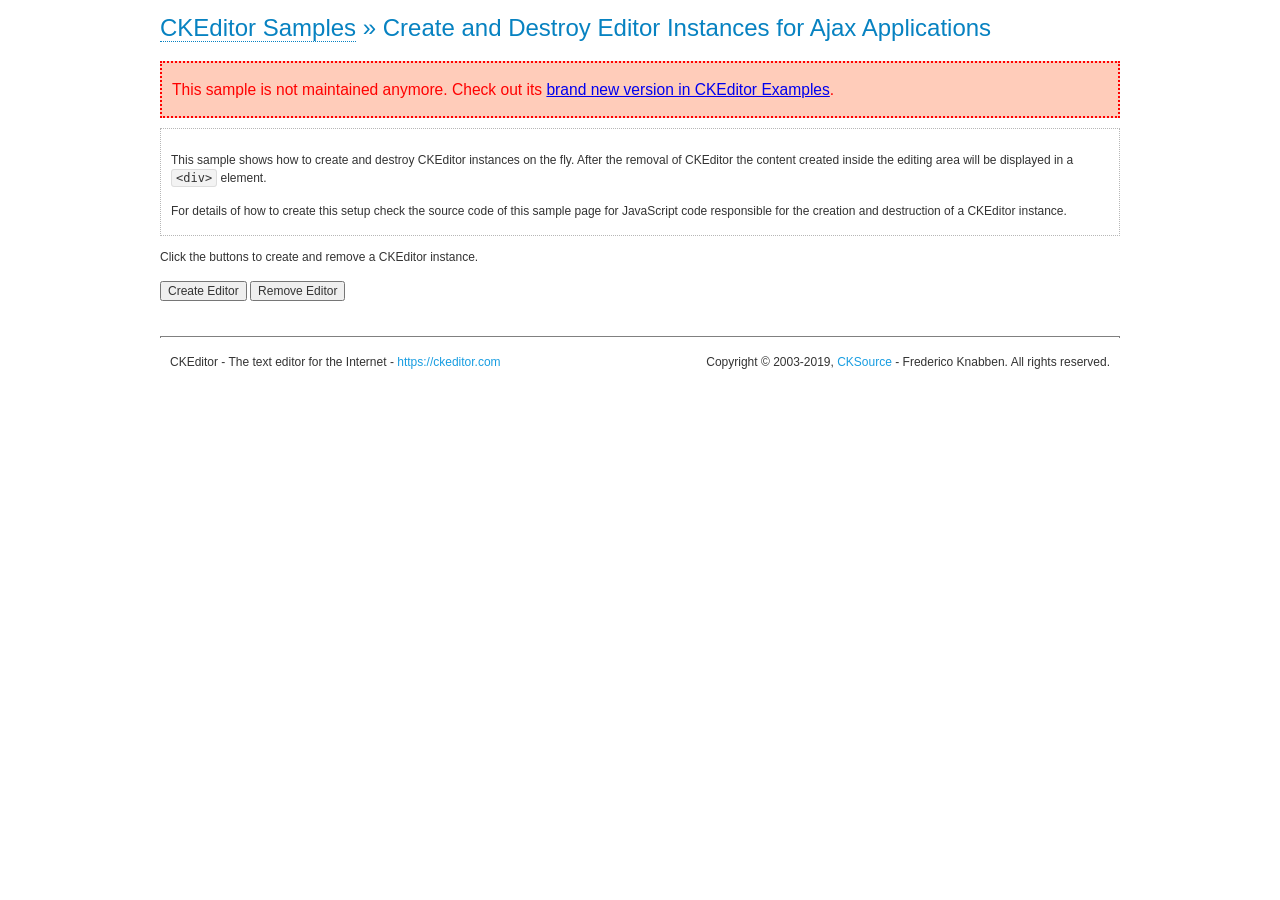
<file: src/main/resources/static/ckeditor/samples/old/ajax.html>
<!DOCTYPE html>
<!--
Copyright (c) 2003-2019, CKSource - Frederico Knabben. All rights reserved.
For licensing, see LICENSE.md or https://ckeditor.com/legal/ckeditor-oss-license
-->
<html>
<head>
	<meta charset="utf-8">
	<title>Ajax &mdash; CKEditor Sample</title>
	<script src="../../ckeditor.js"></script>
	<link rel="stylesheet" href="sample.css">
	<script>

		var editor, html = '';

		function createEditor() {
			if ( editor )
				return;

			// Create a new editor inside the <div id="editor">, setting its value to html
			var config = {};
			editor = CKEDITOR.appendTo( 'editor', config, html );
		}

		function removeEditor() {
			if ( !editor )
				return;

			// Retrieve the editor contents. In an Ajax application, this data would be
			// sent to the server or used in any other way.
			document.getElementById( 'editorcontents' ).innerHTML = html = editor.getData();
			document.getElementById( 'contents' ).style.display = '';

			// Destroy the editor.
			editor.destroy();
			editor = null;
		}

	</script>
</head>
<body>
	<h1 class="samples">
		<a href="index.html">CKEditor Samples</a> &raquo; Create and Destroy Editor Instances for Ajax Applications
	</h1>
	<div class="warning deprecated">
		This sample is not maintained anymore. Check out its <a href="https://ckeditor.com/docs/ckeditor4/latest/examples/saveajax.html">brand new version in CKEditor Examples</a>.
	</div>
	<div class="description">
		<p>
			This sample shows how to create and destroy CKEditor instances on the fly. After the removal of CKEditor the content created inside the editing
			area will be displayed in a <code>&lt;div&gt;</code> element.
		</p>
		<p>
			For details of how to create this setup check the source code of this sample page
			for JavaScript code responsible for the creation and destruction of a CKEditor instance.
		</p>
	</div>
	<p>Click the buttons to create and remove a CKEditor instance.</p>
	<p>
		<input onclick="createEditor();" type="button" value="Create Editor">
		<input onclick="removeEditor();" type="button" value="Remove Editor">
	</p>
	<!-- This div will hold the editor. -->
	<div id="editor">
	</div>
	<div id="contents" style="display: none">
		<p>
			Edited Contents:
		</p>
		<!-- This div will be used to display the editor contents. -->
		<div id="editorcontents">
		</div>
	</div>
	<div id="footer">
		<hr>
		<p>
			CKEditor - The text editor for the Internet - <a class="samples" href="https://ckeditor.com/">https://ckeditor.com</a>
		</p>
		<p id="copy">
			Copyright &copy; 2003-2019, <a class="samples" href="https://cksource.com/">CKSource</a> - Frederico
			Knabben. All rights reserved.
		</p>
	</div>
</body>
</html>
</file>
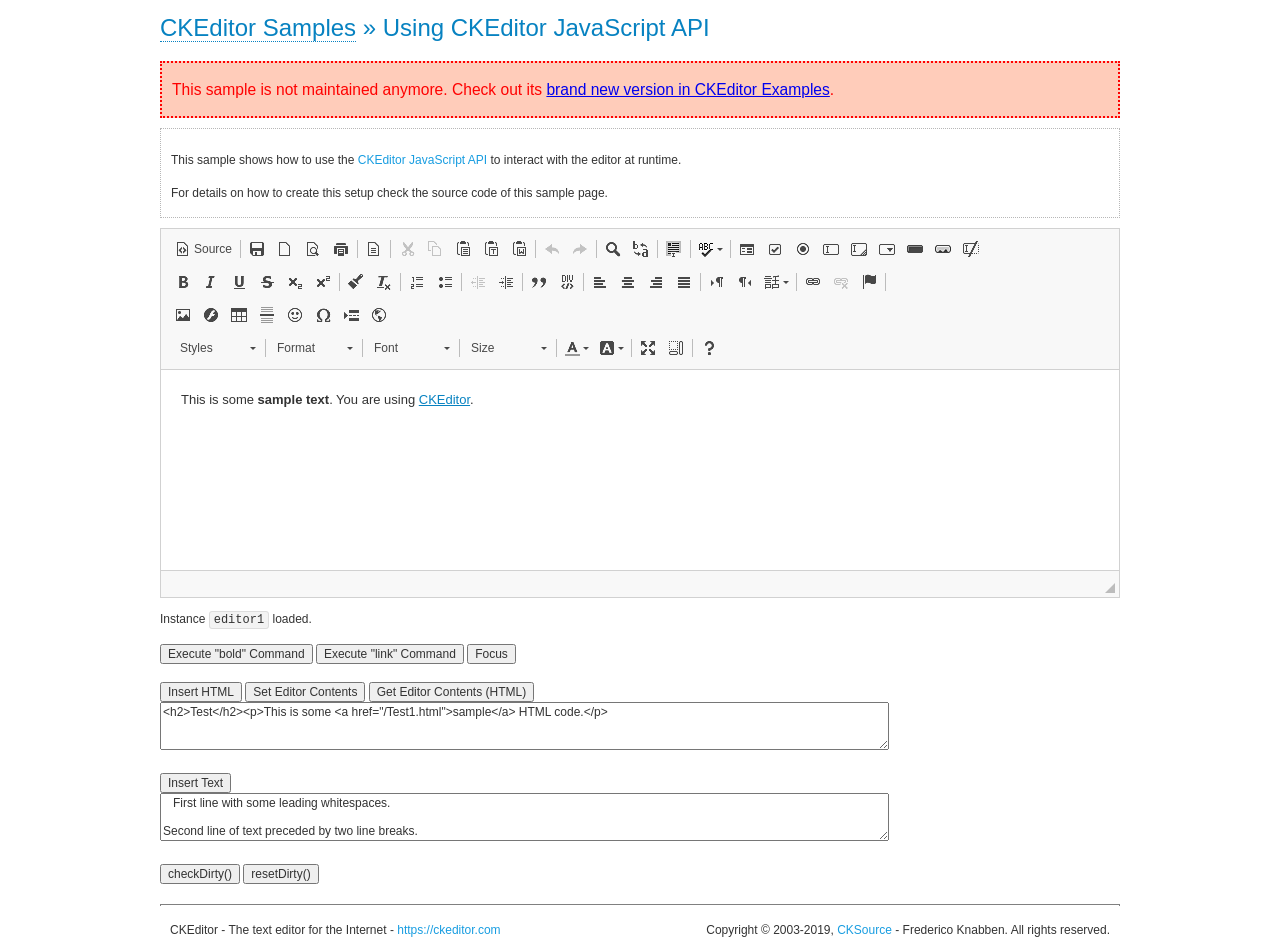
<file: src/main/resources/static/ckeditor/samples/old/api.html>
<!DOCTYPE html>
<!--
Copyright (c) 2003-2019, CKSource - Frederico Knabben. All rights reserved.
For licensing, see LICENSE.md or https://ckeditor.com/legal/ckeditor-oss-license
-->
<html>
<head>
	<meta charset="utf-8">
	<title>API Usage &mdash; CKEditor Sample</title>
	<script src="../../ckeditor.js"></script>
	<link href="sample.css" rel="stylesheet">
	<script>

// The instanceReady event is fired, when an instance of CKEditor has finished
// its initialization.
CKEDITOR.on( 'instanceReady', function( ev ) {
	// Show the editor name and description in the browser status bar.
	document.getElementById( 'eMessage' ).innerHTML = 'Instance <code>' + ev.editor.name + '<\/code> loaded.';

	// Show this sample buttons.
	document.getElementById( 'eButtons' ).style.display = 'block';
});

function InsertHTML() {
	// Get the editor instance that we want to interact with.
	var editor = CKEDITOR.instances.editor1;
	var value = document.getElementById( 'htmlArea' ).value;

	// Check the active editing mode.
	if ( editor.mode == 'wysiwyg' )
	{
		// Insert HTML code.
		// https://ckeditor.com/docs/ckeditor4/latest/api/CKEDITOR_editor.html#method-insertHtml
		editor.insertHtml( value );
	}
	else
		alert( 'You must be in WYSIWYG mode!' );
}

function InsertText() {
	// Get the editor instance that we want to interact with.
	var editor = CKEDITOR.instances.editor1;
	var value = document.getElementById( 'txtArea' ).value;

	// Check the active editing mode.
	if ( editor.mode == 'wysiwyg' )
	{
		// Insert as plain text.
		// https://ckeditor.com/docs/ckeditor4/latest/api/CKEDITOR_editor.html#method-insertText
		editor.insertText( value );
	}
	else
		alert( 'You must be in WYSIWYG mode!' );
}

function SetContents() {
	// Get the editor instance that we want to interact with.
	var editor = CKEDITOR.instances.editor1;
	var value = document.getElementById( 'htmlArea' ).value;

	// Set editor contents (replace current contents).
	// https://ckeditor.com/docs/ckeditor4/latest/api/CKEDITOR_editor.html#method-setData
	editor.setData( value );
}

function GetContents() {
	// Get the editor instance that you want to interact with.
	var editor = CKEDITOR.instances.editor1;

	// Get editor contents
	// https://ckeditor.com/docs/ckeditor4/latest/api/CKEDITOR_editor.html#method-getData
	alert( editor.getData() );
}

function ExecuteCommand( commandName ) {
	// Get the editor instance that we want to interact with.
	var editor = CKEDITOR.instances.editor1;

	// Check the active editing mode.
	if ( editor.mode == 'wysiwyg' )
	{
		// Execute the command.
		// https://ckeditor.com/docs/ckeditor4/latest/api/CKEDITOR_editor.html#method-execCommand
		editor.execCommand( commandName );
	}
	else
		alert( 'You must be in WYSIWYG mode!' );
}

function CheckDirty() {
	// Get the editor instance that we want to interact with.
	var editor = CKEDITOR.instances.editor1;
	// Checks whether the current editor contents present changes when compared
	// to the contents loaded into the editor at startup
	// https://ckeditor.com/docs/ckeditor4/latest/api/CKEDITOR_editor.html#method-checkDirty
	alert( editor.checkDirty() );
}

function ResetDirty() {
	// Get the editor instance that we want to interact with.
	var editor = CKEDITOR.instances.editor1;
	// Resets the "dirty state" of the editor (see CheckDirty())
	// https://ckeditor.com/docs/ckeditor4/latest/api/CKEDITOR_editor.html#method-resetDirty
	editor.resetDirty();
	alert( 'The "IsDirty" status has been reset' );
}

function Focus() {
	CKEDITOR.instances.editor1.focus();
}

function onFocus() {
	document.getElementById( 'eMessage' ).innerHTML = '<b>' + this.name + ' is focused </b>';
}

function onBlur() {
	document.getElementById( 'eMessage' ).innerHTML = this.name + ' lost focus';
}

	</script>

</head>
<body>
	<h1 class="samples">
		<a href="index.html">CKEditor Samples</a> &raquo; Using CKEditor JavaScript API
	</h1>
	<div class="warning deprecated">
		This sample is not maintained anymore. Check out its <a href="https://ckeditor.com/docs/ckeditor4/latest/examples/api.html">brand new version in CKEditor Examples</a>.
	</div>
	<div class="description">
	<p>
		This sample shows how to use the
		<a class="samples" href="https://ckeditor.com/docs/ckeditor4/latest/api/CKEDITOR_editor.html">CKEditor JavaScript API</a>
		to interact with the editor at runtime.
	</p>
	<p>
		For details on how to create this setup check the source code of this sample page.
	</p>
	</div>

	<!-- This <div> holds alert messages to be display in the sample page. -->
	<div id="alerts">
		<noscript>
			<p>
				<strong>CKEditor requires JavaScript to run</strong>. In a browser with no JavaScript
				support, like yours, you should still see the contents (HTML data) and you should
				be able to edit it normally, without a rich editor interface.
			</p>
		</noscript>
	</div>
	<form action="../../../samples/sample_posteddata.php" method="post">
		<textarea cols="100" id="editor1" name="editor1" rows="10">&lt;p&gt;This is some &lt;strong&gt;sample text&lt;/strong&gt;. You are using &lt;a href="https://ckeditor.com/"&gt;CKEditor&lt;/a&gt;.&lt;/p&gt;</textarea>

		<script>
			// Replace the <textarea id="editor1"> with an CKEditor instance.
			CKEDITOR.replace( 'editor1', {
				on: {
					focus: onFocus,
					blur: onBlur,

					// Check for availability of corresponding plugins.
					pluginsLoaded: function( evt ) {
						var doc = CKEDITOR.document, ed = evt.editor;
						if ( !ed.getCommand( 'bold' ) )
							doc.getById( 'exec-bold' ).hide();
						if ( !ed.getCommand( 'link' ) )
							doc.getById( 'exec-link' ).hide();
					}
				}
			});
		</script>

		<p id="eMessage">
		</p>

		<div id="eButtons" style="display: none">
			<input id="exec-bold" onclick="ExecuteCommand('bold');" type="button" value="Execute &quot;bold&quot; Command">
			<input id="exec-link" onclick="ExecuteCommand('link');" type="button" value="Execute &quot;link&quot; Command">
			<input onclick="Focus();" type="button" value="Focus">
			<br><br>
			<input onclick="InsertHTML();" type="button" value="Insert HTML">
			<input onclick="SetContents();" type="button" value="Set Editor Contents">
			<input onclick="GetContents();" type="button" value="Get Editor Contents (HTML)">
			<br>
			<textarea cols="100" id="htmlArea" rows="3">&lt;h2&gt;Test&lt;/h2&gt;&lt;p&gt;This is some &lt;a href="/Test1.html"&gt;sample&lt;/a&gt; HTML code.&lt;/p&gt;</textarea>
			<br>
			<br>
			<input onclick="InsertText();" type="button" value="Insert Text">
			<br>
			<textarea cols="100" id="txtArea" rows="3">   First line with some leading whitespaces.

Second line of text preceded by two line breaks.</textarea>
			<br>
			<br>
			<input onclick="CheckDirty();" type="button" value="checkDirty()">
			<input onclick="ResetDirty();" type="button" value="resetDirty()">
		</div>
	</form>
	<div id="footer">
		<hr>
		<p>
			CKEditor - The text editor for the Internet - <a class="samples" href="https://ckeditor.com/">https://ckeditor.com</a>
		</p>
		<p id="copy">
			Copyright &copy; 2003-2019, <a class="samples" href="https://cksource.com/">CKSource</a> - Frederico
			Knabben. All rights reserved.
		</p>
	</div>
</body>
</html>
</file>
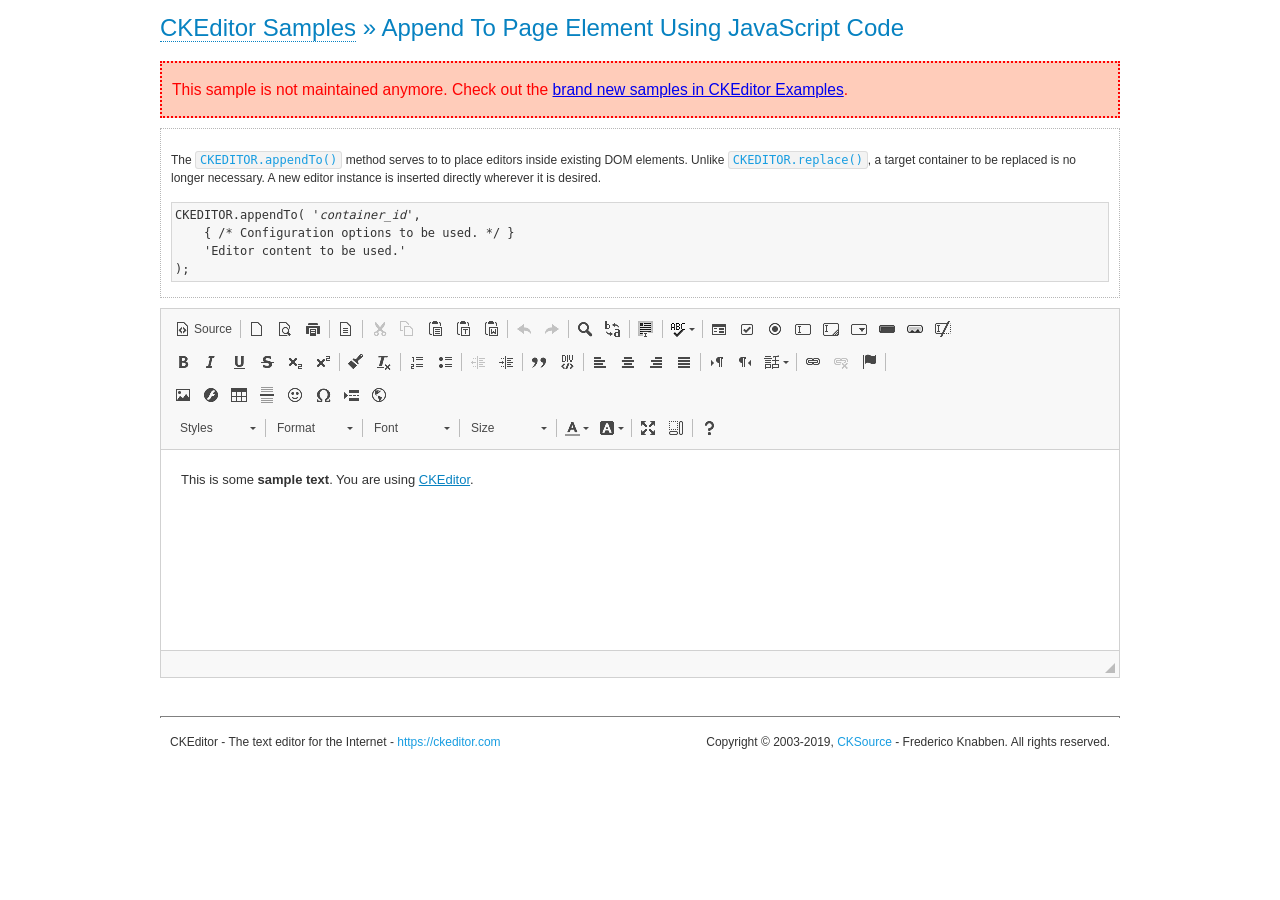
<file: src/main/resources/static/ckeditor/samples/old/appendto.html>
<!DOCTYPE html>
<!--
Copyright (c) 2003-2019, CKSource - Frederico Knabben. All rights reserved.
For licensing, see LICENSE.md or https://ckeditor.com/legal/ckeditor-oss-license
-->
<html>
<head>
	<meta charset="utf-8">
	<title>Append To Page Element Using JavaScript Code &mdash; CKEditor Sample</title>
	<script src="../../ckeditor.js"></script>
	<link rel="stylesheet" href="sample.css">
</head>
<body>
	<h1 class="samples">
		<a href="index.html">CKEditor Samples</a> &raquo; Append To Page Element Using JavaScript Code
	</h1>
	<div class="warning deprecated">
		This sample is not maintained anymore. Check out the <a href="https://ckeditor.com/docs/ckeditor4/latest/examples/index.html">brand new samples in CKEditor Examples</a>.
	</div>
	<div id="section1">
		<div class="description">
			<p>
				The <code><a class="samples" href="https://ckeditor.com/docs/ckeditor4/latest/api/CKEDITOR.html#method-appendTo">CKEDITOR.appendTo()</a></code> method serves to to place editors inside existing DOM elements. Unlike <code><a class="samples" href="https://ckeditor.com/docs/ckeditor4/latest/api/CKEDITOR.html#method-replace">CKEDITOR.replace()</a></code>,
				a target container to be replaced is no longer necessary. A new editor
				instance is inserted directly wherever it is desired.
			</p>
<pre class="samples">CKEDITOR.appendTo( '<em>container_id</em>',
	{ /* Configuration options to be used. */ }
	'Editor content to be used.'
);</pre>
		</div>
		<script>

			// This call can be placed at any point after the
			// DOM element to append CKEditor to or inside the <head><script>
			// in a window.onload event handler.

			// Append a CKEditor instance using the default configuration and the
			// provided content to the <div> element of ID "section1".
			CKEDITOR.appendTo( 'section1',
				null,
				'<p>This is some <strong>sample text</strong>. You are using <a href="https://ckeditor.com/">CKEditor</a>.</p>'
			);

		</script>
	</div>
	<br>
	<div id="footer">
		<hr>
		<p>
			CKEditor - The text editor for the Internet - <a class="samples" href="https://ckeditor.com/">https://ckeditor.com</a>
		</p>
		<p id="copy">
			Copyright &copy; 2003-2019, <a class="samples" href="https://cksource.com/">CKSource</a> - Frederico
			Knabben. All rights reserved.
		</p>
	</div>
</body>
</html>
</file>
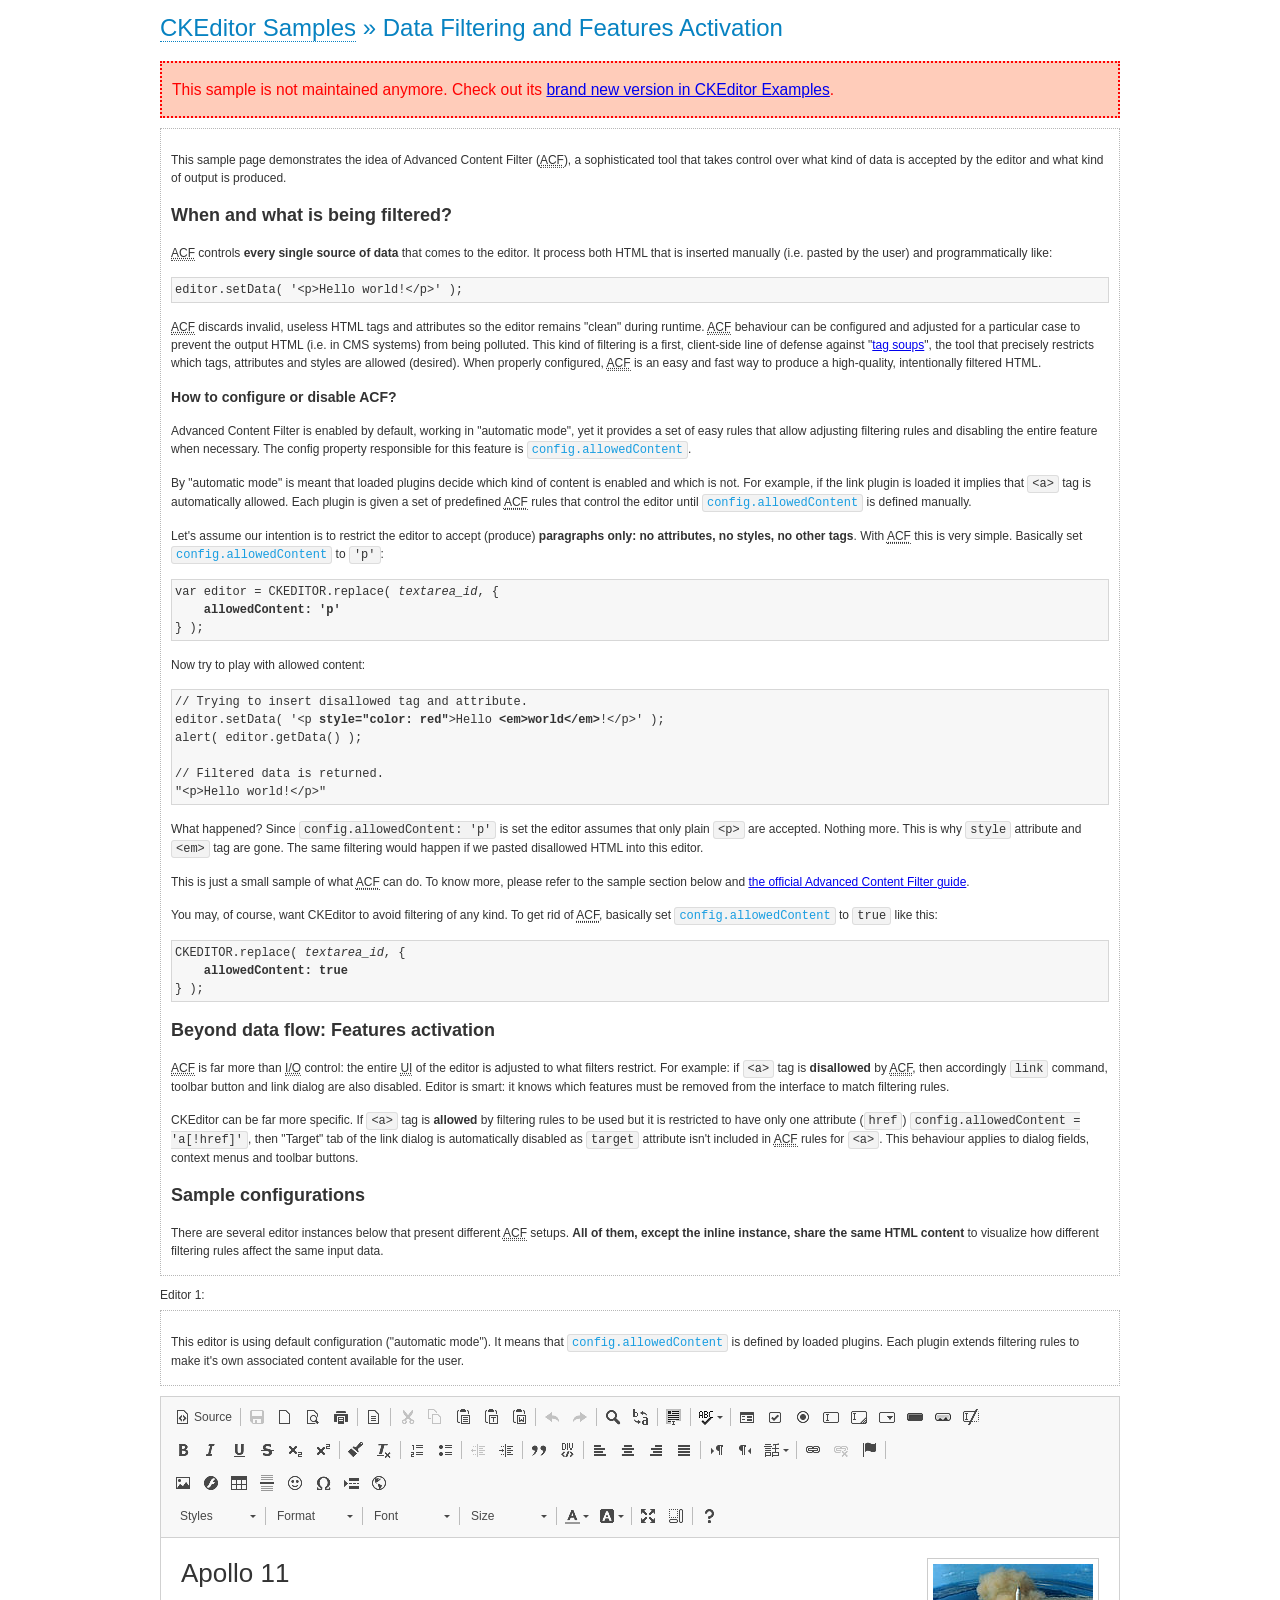
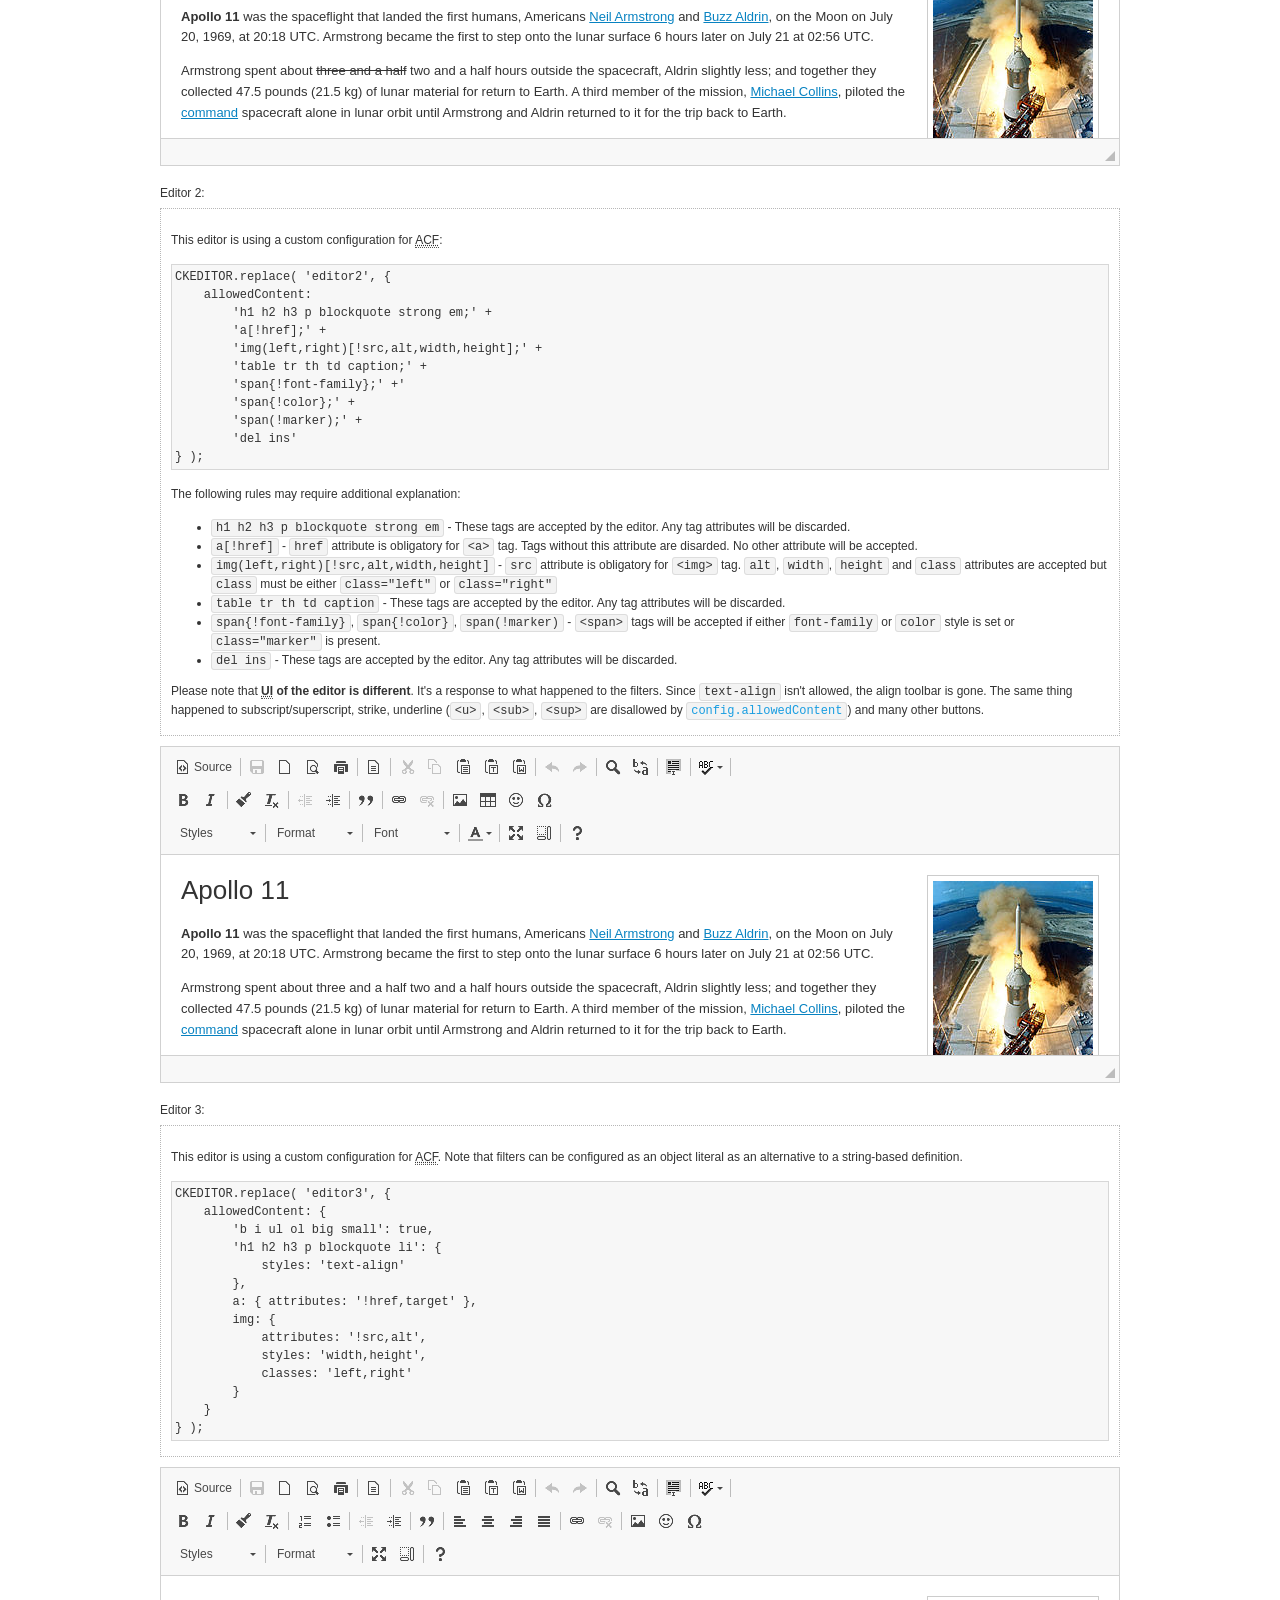
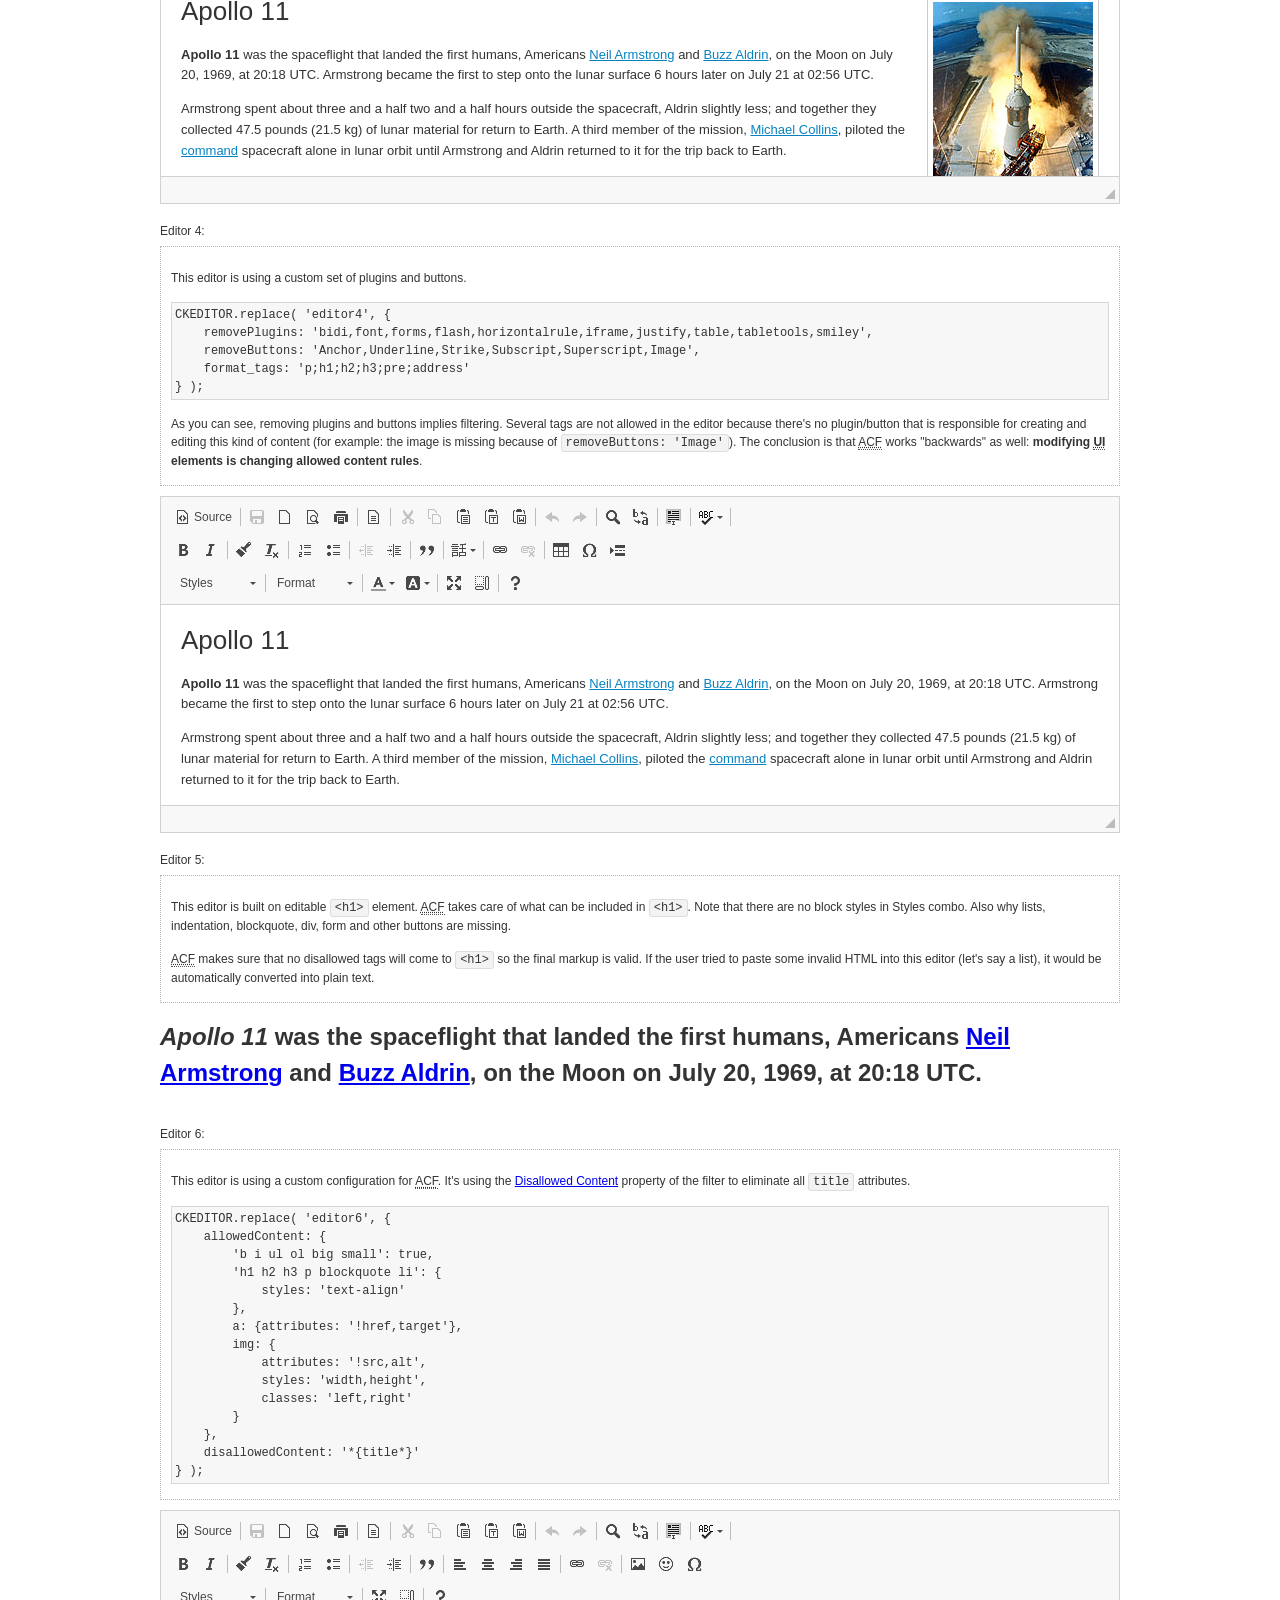
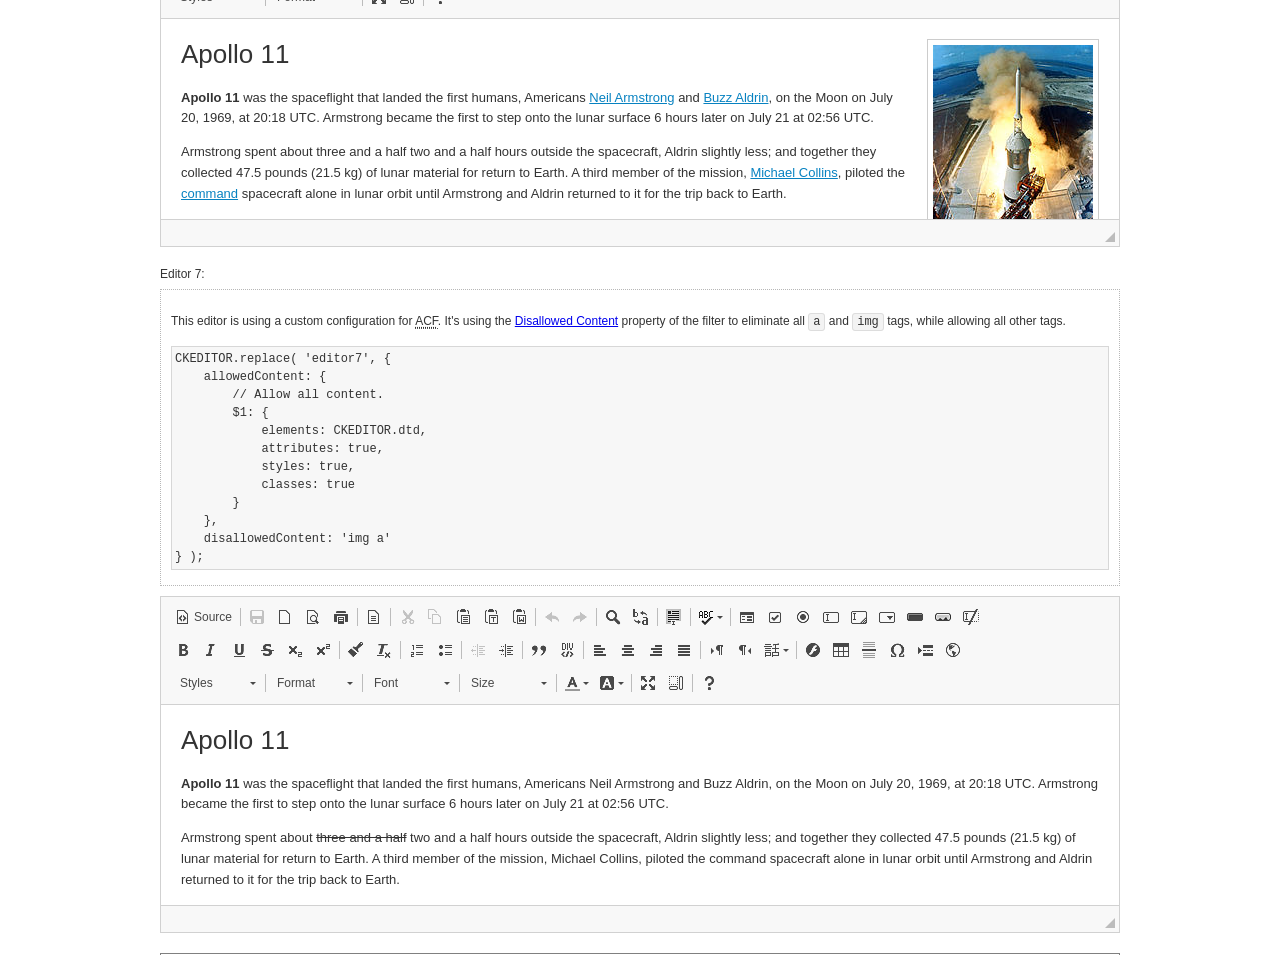
<file: src/main/resources/static/ckeditor/samples/old/datafiltering.html>
<!DOCTYPE html>
<!--
Copyright (c) 2003-2019, CKSource - Frederico Knabben. All rights reserved.
For licensing, see LICENSE.md or https://ckeditor.com/legal/ckeditor-oss-license
-->
<html>
<head>
	<meta charset="utf-8">
	<title>Data Filtering &mdash; CKEditor Sample</title>
	<script src="../../ckeditor.js"></script>
	<link rel="stylesheet" href="sample.css">
	<script>
		// Remove advanced tabs for all editors.
		CKEDITOR.config.removeDialogTabs = 'image:advanced;link:advanced;flash:advanced;creatediv:advanced;editdiv:advanced';
	</script>
</head>
<body>
	<h1 class="samples">
		<a href="index.html">CKEditor Samples</a> &raquo; Data Filtering and Features Activation
	</h1>
	<div class="warning deprecated">
		This sample is not maintained anymore. Check out its <a href="https://ckeditor.com/docs/ckeditor4/latest/examples/acf.html">brand new version in CKEditor Examples</a>.
	</div>
	<div class="description">
		<p>
			This sample page demonstrates the idea of Advanced Content Filter
			(<abbr title="Advanced Content Filter">ACF</abbr>), a sophisticated
			tool that takes control over what kind of data is accepted by the editor and what
			kind of output is produced.
		</p>
		<h2>When and what is being filtered?</h2>
		<p>
			<abbr title="Advanced Content Filter">ACF</abbr> controls
			<strong>every single source of data</strong> that comes to the editor.
			It process both HTML that is inserted manually (i.e. pasted by the user)
			and programmatically like:
		</p>
<pre class="samples">
editor.setData( '&lt;p&gt;Hello world!&lt;/p&gt;' );
</pre>
		<p>
			<abbr title="Advanced Content Filter">ACF</abbr> discards invalid,
			useless HTML tags and attributes so the editor remains "clean" during
			runtime. <abbr title="Advanced Content Filter">ACF</abbr> behaviour
			can be configured and adjusted for a particular case to prevent the
			output HTML (i.e. in CMS systems) from being polluted.

			This kind of filtering is a first, client-side line of defense
			against "<a href="http://en.wikipedia.org/wiki/Tag_soup">tag soups</a>",
			the tool that precisely restricts which tags, attributes and styles
			are allowed (desired). When properly configured, <abbr title="Advanced Content Filter">ACF</abbr>
			is an easy and fast way to produce a high-quality, intentionally filtered HTML.
		</p>

		<h3>How to configure or disable ACF?</h3>
		<p>
			Advanced Content Filter is enabled by default, working in "automatic mode", yet
			it provides a set of easy rules that allow adjusting filtering rules
			and disabling the entire feature when necessary. The config property
			responsible for this feature is <code><a class="samples"
			href="https://ckeditor.com/docs/ckeditor4/latest/api/CKEDITOR_config.html#cfg-allowedContent">config.allowedContent</a></code>.
		</p>
		<p>
			By "automatic mode" is meant that loaded plugins decide which kind
			of content is enabled and which is not. For example, if the link
			plugin is loaded it implies that <code>&lt;a&gt;</code> tag is
			automatically allowed. Each plugin is given a set
			of predefined <abbr title="Advanced Content Filter">ACF</abbr> rules
			that control the editor until <code><a class="samples"
			href="https://ckeditor.com/docs/ckeditor4/latest/api/CKEDITOR_config.html#cfg-allowedContent">
			config.allowedContent</a></code>
			is defined manually.
		</p>
		<p>
			Let's assume our intention is to restrict the editor to accept (produce) <strong>paragraphs
			only: no attributes, no styles, no other tags</strong>.
			With <abbr title="Advanced Content Filter">ACF</abbr>
			this is very simple. Basically set <code><a class="samples"
			href="https://ckeditor.com/docs/ckeditor4/latest/api/CKEDITOR_config.html#cfg-allowedContent">
			config.allowedContent</a></code> to <code>'p'</code>:
		</p>
<pre class="samples">
var editor = CKEDITOR.replace( <em>textarea_id</em>, {
	<strong>allowedContent: 'p'</strong>
} );
</pre>
		<p>
			Now try to play with allowed content:
		</p>
<pre class="samples">
// Trying to insert disallowed tag and attribute.
editor.setData( '&lt;p <strong>style="color: red"</strong>&gt;Hello <strong>&lt;em&gt;world&lt;/em&gt;</strong>!&lt;/p&gt;' );
alert( editor.getData() );

// Filtered data is returned.
"&lt;p&gt;Hello world!&lt;/p&gt;"
</pre>
		<p>
			What happened? Since <code>config.allowedContent: 'p'</code> is set the editor assumes
			that only plain <code>&lt;p&gt;</code> are accepted. Nothing more. This is why
			<code>style</code> attribute and <code>&lt;em&gt;</code> tag are gone. The same
			filtering would happen if we pasted disallowed HTML into this editor.
		</p>
		<p>
			This is just a small sample of what <abbr title="Advanced Content Filter">ACF</abbr>
			can do. To know more, please refer to the sample section below and
			<a href="https://ckeditor.com/docs/ckeditor4/latest/guide/dev_advanced_content_filter.html">the official Advanced Content Filter guide</a>.
		</p>
		<p>
			You may, of course, want CKEditor to avoid filtering of any kind.
			To get rid of <abbr title="Advanced Content Filter">ACF</abbr>,
			basically set <code><a class="samples"
			href="https://ckeditor.com/docs/ckeditor4/latest/api/CKEDITOR_config.html#cfg-allowedContent">
			config.allowedContent</a></code> to <code>true</code> like this:
		</p>
<pre class="samples">
CKEDITOR.replace( <em>textarea_id</em>, {
	<strong>allowedContent: true</strong>
} );
</pre>

		<h2>Beyond data flow: Features activation</h2>
		<p>
			<abbr title="Advanced Content Filter">ACF</abbr> is far more than
			<abbr title="Input/Output">I/O</abbr> control: the entire
			<abbr title="User Interface">UI</abbr> of the editor is adjusted to what
			filters restrict. For example: if <code>&lt;a&gt;</code> tag is
			<strong>disallowed</strong>
			by <abbr title="Advanced Content Filter">ACF</abbr>,
			then accordingly <code>link</code> command, toolbar button and link dialog
			are also disabled. Editor is smart: it knows which features must be
			removed from the interface to match filtering rules.
		</p>
		<p>
			CKEditor can be far more specific. If <code>&lt;a&gt;</code> tag is
			<strong>allowed</strong> by filtering rules to be used but it is restricted
			to have only one attribute (<code>href</code>)
			<code>config.allowedContent = 'a[!href]'</code>, then
			"Target" tab of the link dialog is automatically disabled as <code>target</code>
			attribute isn't included in <abbr title="Advanced Content Filter">ACF</abbr> rules
			for <code>&lt;a&gt;</code>. This behaviour applies to dialog fields, context
			menus and toolbar buttons.
		</p>

		<h2>Sample configurations</h2>
		<p>
			There are several editor instances below that present different
			<abbr title="Advanced Content Filter">ACF</abbr> setups. <strong>All of them,
			except the inline instance, share the same HTML content</strong> to visualize
			how different filtering rules affect the same input data.
		</p>
	</div>

	<div>
		<label for="editor1">
			Editor 1:
		</label>
		<div class="description">
			<p>
				This editor is using default configuration ("automatic mode"). It means that
				<code><a class="samples"
				href="https://ckeditor.com/docs/ckeditor4/latest/api/CKEDITOR_config.html#cfg-allowedContent">
				config.allowedContent</a></code> is defined by loaded plugins.
				Each plugin extends filtering rules to make it's own associated content
				available for the user.
			</p>
		</div>
		<textarea cols="80" id="editor1" name="editor1" rows="10">
			&lt;h1&gt;&lt;img alt=&quot;Saturn V carrying Apollo 11&quot; class=&quot;right&quot; src=&quot;assets/sample.jpg&quot;/&gt; Apollo 11&lt;/h1&gt; &lt;p&gt;&lt;b&gt;Apollo 11&lt;/b&gt; was the spaceflight that landed the first humans, Americans &lt;a href=&quot;http://en.wikipedia.org/wiki/Neil_Armstrong&quot; title=&quot;Neil Armstrong&quot;&gt;Neil Armstrong&lt;/a&gt; and &lt;a href=&quot;http://en.wikipedia.org/wiki/Buzz_Aldrin&quot; title=&quot;Buzz Aldrin&quot;&gt;Buzz Aldrin&lt;/a&gt;, on the Moon on July 20, 1969, at 20:18 UTC. Armstrong became the first to step onto the lunar surface 6 hours later on July 21 at 02:56 UTC.&lt;/p&gt; &lt;p&gt;Armstrong spent about &lt;s&gt;three and a half&lt;/s&gt; two and a half hours outside the spacecraft, Aldrin slightly less; and together they collected 47.5 pounds (21.5&amp;nbsp;kg) of lunar material for return to Earth. A third member of the mission, &lt;a href=&quot;http://en.wikipedia.org/wiki/Michael_Collins_(astronaut)&quot; title=&quot;Michael Collins (astronaut)&quot;&gt;Michael Collins&lt;/a&gt;, piloted the &lt;a href=&quot;http://en.wikipedia.org/wiki/Apollo_Command/Service_Module&quot; title=&quot;Apollo Command/Service Module&quot;&gt;command&lt;/a&gt; spacecraft alone in lunar orbit until Armstrong and Aldrin returned to it for the trip back to Earth.&lt;/p&gt; &lt;h2&gt;Broadcasting and &lt;em&gt;quotes&lt;/em&gt; &lt;a id=&quot;quotes&quot; name=&quot;quotes&quot;&gt;&lt;/a&gt;&lt;/h2&gt; &lt;p&gt;Broadcast on live TV to a world-wide audience, Armstrong stepped onto the lunar surface and described the event as:&lt;/p&gt; &lt;blockquote&gt;&lt;p&gt;One small step for [a] man, one giant leap for mankind.&lt;/p&gt;&lt;/blockquote&gt; &lt;p&gt;Apollo 11 effectively ended the &lt;a href=&quot;http://en.wikipedia.org/wiki/Space_Race&quot; title=&quot;Space Race&quot;&gt;Space Race&lt;/a&gt; and fulfilled a national goal proposed in 1961 by the late U.S. President &lt;a href=&quot;http://en.wikipedia.org/wiki/John_F._Kennedy&quot; title=&quot;John F. Kennedy&quot;&gt;John F. Kennedy&lt;/a&gt; in a speech before the United States Congress:&lt;/p&gt; &lt;blockquote&gt;&lt;p&gt;[...] before this decade is out, of landing a man on the Moon and returning him safely to the Earth.&lt;/p&gt;&lt;/blockquote&gt; &lt;h2&gt;Technical details &lt;a id=&quot;tech-details&quot; name=&quot;tech-details&quot;&gt;&lt;/a&gt;&lt;/h2&gt; &lt;table align=&quot;right&quot; border=&quot;1&quot; bordercolor=&quot;#ccc&quot; cellpadding=&quot;5&quot; cellspacing=&quot;0&quot; style=&quot;border-collapse:collapse;margin:10px 0 10px 15px;&quot;&gt; &lt;caption&gt;&lt;strong&gt;Mission crew&lt;/strong&gt;&lt;/caption&gt; &lt;thead&gt; &lt;tr&gt; &lt;th scope=&quot;col&quot;&gt;Position&lt;/th&gt; &lt;th scope=&quot;col&quot;&gt;Astronaut&lt;/th&gt; &lt;/tr&gt; &lt;/thead&gt; &lt;tbody&gt; &lt;tr&gt; &lt;td&gt;Commander&lt;/td&gt; &lt;td&gt;Neil A. Armstrong&lt;/td&gt; &lt;/tr&gt; &lt;tr&gt; &lt;td&gt;Command Module Pilot&lt;/td&gt; &lt;td&gt;Michael Collins&lt;/td&gt; &lt;/tr&gt; &lt;tr&gt; &lt;td&gt;Lunar Module Pilot&lt;/td&gt; &lt;td&gt;Edwin &amp;quot;Buzz&amp;quot; E. Aldrin, Jr.&lt;/td&gt; &lt;/tr&gt; &lt;/tbody&gt; &lt;/table&gt; &lt;p&gt;Launched by a &lt;strong&gt;Saturn V&lt;/strong&gt; rocket from &lt;a href=&quot;http://en.wikipedia.org/wiki/Kennedy_Space_Center&quot; title=&quot;Kennedy Space Center&quot;&gt;Kennedy Space Center&lt;/a&gt; in Merritt Island, Florida on July 16, Apollo 11 was the fifth manned mission of &lt;a href=&quot;http://en.wikipedia.org/wiki/NASA&quot; title=&quot;NASA&quot;&gt;NASA&lt;/a&gt;&amp;#39;s Apollo program. The Apollo spacecraft had three parts:&lt;/p&gt; &lt;ol&gt; &lt;li&gt;&lt;strong&gt;Command Module&lt;/strong&gt; with a cabin for the three astronauts which was the only part which landed back on Earth&lt;/li&gt; &lt;li&gt;&lt;strong&gt;Service Module&lt;/strong&gt; which supported the Command Module with propulsion, electrical power, oxygen and water&lt;/li&gt; &lt;li&gt;&lt;strong&gt;Lunar Module&lt;/strong&gt; for landing on the Moon.&lt;/li&gt; &lt;/ol&gt; &lt;p&gt;After being sent to the Moon by the Saturn V&amp;#39;s upper stage, the astronauts separated the spacecraft from it and travelled for three days until they entered into lunar orbit. Armstrong and Aldrin then moved into the Lunar Module and landed in the &lt;a href=&quot;http://en.wikipedia.org/wiki/Mare_Tranquillitatis&quot; title=&quot;Mare Tranquillitatis&quot;&gt;Sea of Tranquility&lt;/a&gt;. They stayed a total of about 21 and a half hours on the lunar surface. After lifting off in the upper part of the Lunar Module and rejoining Collins in the Command Module, they returned to Earth and landed in the &lt;a href=&quot;http://en.wikipedia.org/wiki/Pacific_Ocean&quot; title=&quot;Pacific Ocean&quot;&gt;Pacific Ocean&lt;/a&gt; on July 24.&lt;/p&gt; &lt;hr/&gt; &lt;p style=&quot;text-align: right;&quot;&gt;&lt;small&gt;Source: &lt;a href=&quot;http://en.wikipedia.org/wiki/Apollo_11&quot;&gt;Wikipedia.org&lt;/a&gt;&lt;/small&gt;&lt;/p&gt;
		</textarea>

		<script>

			CKEDITOR.replace( 'editor1' );

		</script>
	</div>

	<br>

	<div>
		<label for="editor2">
			Editor 2:
		</label>
		<div class="description">
			<p>
				This editor is using a custom configuration for
				<abbr title="Advanced Content Filter">ACF</abbr>:
			</p>
<pre class="samples">
CKEDITOR.replace( 'editor2', {
	allowedContent:
		'h1 h2 h3 p blockquote strong em;' +
		'a[!href];' +
		'img(left,right)[!src,alt,width,height];' +
		'table tr th td caption;' +
		'span{!font-family};' +'
		'span{!color};' +
		'span(!marker);' +
		'del ins'
} );
</pre>
			<p>
				The following rules may require additional explanation:
			</p>
			<ul>
				<li>
					<code>h1 h2 h3 p blockquote strong em</code> - These tags
					are accepted by the editor. Any tag attributes will be discarded.
				</li>
				<li>
					<code>a[!href]</code> - <code>href</code> attribute is obligatory
					for <code>&lt;a&gt;</code> tag. Tags without this attribute
					are disarded. No other attribute will be accepted.
				</li>
				<li>
					<code>img(left,right)[!src,alt,width,height]</code> - <code>src</code>
					attribute is obligatory for <code>&lt;img&gt;</code> tag.
					<code>alt</code>, <code>width</code>, <code>height</code>
					and <code>class</code> attributes are accepted but
					<code>class</code> must be either <code>class="left"</code>
					or <code>class="right"</code>
				</li>
				<li>
					<code>table tr th td caption</code> - These tags
					are accepted by the editor. Any tag attributes will be discarded.
				</li>
				<li>
					<code>span{!font-family}</code>, <code>span{!color}</code>,
					<code>span(!marker)</code> - <code>&lt;span&gt;</code> tags
					will be accepted if either <code>font-family</code> or
					<code>color</code> style is set or <code>class="marker"</code>
					is present.
				</li>
				<li>
					<code>del ins</code> - These tags
					are accepted by the editor. Any tag attributes will be discarded.
				</li>
			</ul>
			<p>
				Please note that <strong><abbr title="User Interface">UI</abbr> of the
				editor is different</strong>. It's a response to what happened to the filters.
				Since <code>text-align</code> isn't allowed, the align toolbar is gone.
				The same thing happened to subscript/superscript, strike, underline
				(<code>&lt;u&gt;</code>, <code>&lt;sub&gt;</code>, <code>&lt;sup&gt;</code>
				are disallowed by <code><a class="samples"
				href="https://ckeditor.com/docs/ckeditor4/latest/api/CKEDITOR_config.html#cfg-allowedContent">
				config.allowedContent</a></code>) and many other buttons.
			</p>
		</div>
		<textarea cols="80" id="editor2" name="editor2" rows="10">
			&lt;h1&gt;&lt;img alt=&quot;Saturn V carrying Apollo 11&quot; class=&quot;right&quot; src=&quot;assets/sample.jpg&quot;/&gt; Apollo 11&lt;/h1&gt; &lt;p&gt;&lt;b&gt;Apollo 11&lt;/b&gt; was the spaceflight that landed the first humans, Americans &lt;a href=&quot;http://en.wikipedia.org/wiki/Neil_Armstrong&quot; title=&quot;Neil Armstrong&quot;&gt;Neil Armstrong&lt;/a&gt; and &lt;a href=&quot;http://en.wikipedia.org/wiki/Buzz_Aldrin&quot; title=&quot;Buzz Aldrin&quot;&gt;Buzz Aldrin&lt;/a&gt;, on the Moon on July 20, 1969, at 20:18 UTC. Armstrong became the first to step onto the lunar surface 6 hours later on July 21 at 02:56 UTC.&lt;/p&gt; &lt;p&gt;Armstrong spent about &lt;s&gt;three and a half&lt;/s&gt; two and a half hours outside the spacecraft, Aldrin slightly less; and together they collected 47.5 pounds (21.5&amp;nbsp;kg) of lunar material for return to Earth. A third member of the mission, &lt;a href=&quot;http://en.wikipedia.org/wiki/Michael_Collins_(astronaut)&quot; title=&quot;Michael Collins (astronaut)&quot;&gt;Michael Collins&lt;/a&gt;, piloted the &lt;a href=&quot;http://en.wikipedia.org/wiki/Apollo_Command/Service_Module&quot; title=&quot;Apollo Command/Service Module&quot;&gt;command&lt;/a&gt; spacecraft alone in lunar orbit until Armstrong and Aldrin returned to it for the trip back to Earth.&lt;/p&gt; &lt;h2&gt;Broadcasting and &lt;em&gt;quotes&lt;/em&gt; &lt;a id=&quot;quotes&quot; name=&quot;quotes&quot;&gt;&lt;/a&gt;&lt;/h2&gt; &lt;p&gt;Broadcast on live TV to a world-wide audience, Armstrong stepped onto the lunar surface and described the event as:&lt;/p&gt; &lt;blockquote&gt;&lt;p&gt;One small step for [a] man, one giant leap for mankind.&lt;/p&gt;&lt;/blockquote&gt; &lt;p&gt;Apollo 11 effectively ended the &lt;a href=&quot;http://en.wikipedia.org/wiki/Space_Race&quot; title=&quot;Space Race&quot;&gt;Space Race&lt;/a&gt; and fulfilled a national goal proposed in 1961 by the late U.S. President &lt;a href=&quot;http://en.wikipedia.org/wiki/John_F._Kennedy&quot; title=&quot;John F. Kennedy&quot;&gt;John F. Kennedy&lt;/a&gt; in a speech before the United States Congress:&lt;/p&gt; &lt;blockquote&gt;&lt;p&gt;[...] before this decade is out, of landing a man on the Moon and returning him safely to the Earth.&lt;/p&gt;&lt;/blockquote&gt; &lt;h2&gt;Technical details &lt;a id=&quot;tech-details&quot; name=&quot;tech-details&quot;&gt;&lt;/a&gt;&lt;/h2&gt; &lt;table align=&quot;right&quot; border=&quot;1&quot; bordercolor=&quot;#ccc&quot; cellpadding=&quot;5&quot; cellspacing=&quot;0&quot; style=&quot;border-collapse:collapse;margin:10px 0 10px 15px;&quot;&gt; &lt;caption&gt;&lt;strong&gt;Mission crew&lt;/strong&gt;&lt;/caption&gt; &lt;thead&gt; &lt;tr&gt; &lt;th scope=&quot;col&quot;&gt;Position&lt;/th&gt; &lt;th scope=&quot;col&quot;&gt;Astronaut&lt;/th&gt; &lt;/tr&gt; &lt;/thead&gt; &lt;tbody&gt; &lt;tr&gt; &lt;td&gt;Commander&lt;/td&gt; &lt;td&gt;Neil A. Armstrong&lt;/td&gt; &lt;/tr&gt; &lt;tr&gt; &lt;td&gt;Command Module Pilot&lt;/td&gt; &lt;td&gt;Michael Collins&lt;/td&gt; &lt;/tr&gt; &lt;tr&gt; &lt;td&gt;Lunar Module Pilot&lt;/td&gt; &lt;td&gt;Edwin &amp;quot;Buzz&amp;quot; E. Aldrin, Jr.&lt;/td&gt; &lt;/tr&gt; &lt;/tbody&gt; &lt;/table&gt; &lt;p&gt;Launched by a &lt;strong&gt;Saturn V&lt;/strong&gt; rocket from &lt;a href=&quot;http://en.wikipedia.org/wiki/Kennedy_Space_Center&quot; title=&quot;Kennedy Space Center&quot;&gt;Kennedy Space Center&lt;/a&gt; in Merritt Island, Florida on July 16, Apollo 11 was the fifth manned mission of &lt;a href=&quot;http://en.wikipedia.org/wiki/NASA&quot; title=&quot;NASA&quot;&gt;NASA&lt;/a&gt;&amp;#39;s Apollo program. The Apollo spacecraft had three parts:&lt;/p&gt; &lt;ol&gt; &lt;li&gt;&lt;strong&gt;Command Module&lt;/strong&gt; with a cabin for the three astronauts which was the only part which landed back on Earth&lt;/li&gt; &lt;li&gt;&lt;strong&gt;Service Module&lt;/strong&gt; which supported the Command Module with propulsion, electrical power, oxygen and water&lt;/li&gt; &lt;li&gt;&lt;strong&gt;Lunar Module&lt;/strong&gt; for landing on the Moon.&lt;/li&gt; &lt;/ol&gt; &lt;p&gt;After being sent to the Moon by the Saturn V&amp;#39;s upper stage, the astronauts separated the spacecraft from it and travelled for three days until they entered into lunar orbit. Armstrong and Aldrin then moved into the Lunar Module and landed in the &lt;a href=&quot;http://en.wikipedia.org/wiki/Mare_Tranquillitatis&quot; title=&quot;Mare Tranquillitatis&quot;&gt;Sea of Tranquility&lt;/a&gt;. They stayed a total of about 21 and a half hours on the lunar surface. After lifting off in the upper part of the Lunar Module and rejoining Collins in the Command Module, they returned to Earth and landed in the &lt;a href=&quot;http://en.wikipedia.org/wiki/Pacific_Ocean&quot; title=&quot;Pacific Ocean&quot;&gt;Pacific Ocean&lt;/a&gt; on July 24.&lt;/p&gt; &lt;hr/&gt; &lt;p style=&quot;text-align: right;&quot;&gt;&lt;small&gt;Source: &lt;a href=&quot;http://en.wikipedia.org/wiki/Apollo_11&quot;&gt;Wikipedia.org&lt;/a&gt;&lt;/small&gt;&lt;/p&gt;
		</textarea>
		<script>

			CKEDITOR.replace( 'editor2', {
				allowedContent:
					'h1 h2 h3 p blockquote strong em;' +
					'a[!href];' +
					'img(left,right)[!src,alt,width,height];' +
					'table tr th td caption;' +
					'span{!font-family};' +
					'span{!color};' +
					'span(!marker);' +
					'del ins'
			} );

		</script>
	</div>

	<br>

	<div>
		<label for="editor3">
			Editor 3:
		</label>
		<div class="description">
			<p>
				This editor is using a custom configuration for
				<abbr title="Advanced Content Filter">ACF</abbr>.
				Note that filters can be configured as an object literal
				as an alternative to a string-based definition.
			</p>
<pre class="samples">
CKEDITOR.replace( 'editor3', {
	allowedContent: {
		'b i ul ol big small': true,
		'h1 h2 h3 p blockquote li': {
			styles: 'text-align'
		},
		a: { attributes: '!href,target' },
		img: {
			attributes: '!src,alt',
			styles: 'width,height',
			classes: 'left,right'
		}
	}
} );
</pre>
		</div>
		<textarea cols="80" id="editor3" name="editor3" rows="10">
			&lt;h1&gt;&lt;img alt=&quot;Saturn V carrying Apollo 11&quot; class=&quot;right&quot; src=&quot;assets/sample.jpg&quot;/&gt; Apollo 11&lt;/h1&gt; &lt;p&gt;&lt;b&gt;Apollo 11&lt;/b&gt; was the spaceflight that landed the first humans, Americans &lt;a href=&quot;http://en.wikipedia.org/wiki/Neil_Armstrong&quot; title=&quot;Neil Armstrong&quot;&gt;Neil Armstrong&lt;/a&gt; and &lt;a href=&quot;http://en.wikipedia.org/wiki/Buzz_Aldrin&quot; title=&quot;Buzz Aldrin&quot;&gt;Buzz Aldrin&lt;/a&gt;, on the Moon on July 20, 1969, at 20:18 UTC. Armstrong became the first to step onto the lunar surface 6 hours later on July 21 at 02:56 UTC.&lt;/p&gt; &lt;p&gt;Armstrong spent about &lt;s&gt;three and a half&lt;/s&gt; two and a half hours outside the spacecraft, Aldrin slightly less; and together they collected 47.5 pounds (21.5&amp;nbsp;kg) of lunar material for return to Earth. A third member of the mission, &lt;a href=&quot;http://en.wikipedia.org/wiki/Michael_Collins_(astronaut)&quot; title=&quot;Michael Collins (astronaut)&quot;&gt;Michael Collins&lt;/a&gt;, piloted the &lt;a href=&quot;http://en.wikipedia.org/wiki/Apollo_Command/Service_Module&quot; title=&quot;Apollo Command/Service Module&quot;&gt;command&lt;/a&gt; spacecraft alone in lunar orbit until Armstrong and Aldrin returned to it for the trip back to Earth.&lt;/p&gt; &lt;h2&gt;Broadcasting and &lt;em&gt;quotes&lt;/em&gt; &lt;a id=&quot;quotes&quot; name=&quot;quotes&quot;&gt;&lt;/a&gt;&lt;/h2&gt; &lt;p&gt;Broadcast on live TV to a world-wide audience, Armstrong stepped onto the lunar surface and described the event as:&lt;/p&gt; &lt;blockquote&gt;&lt;p&gt;One small step for [a] man, one giant leap for mankind.&lt;/p&gt;&lt;/blockquote&gt; &lt;p&gt;Apollo 11 effectively ended the &lt;a href=&quot;http://en.wikipedia.org/wiki/Space_Race&quot; title=&quot;Space Race&quot;&gt;Space Race&lt;/a&gt; and fulfilled a national goal proposed in 1961 by the late U.S. President &lt;a href=&quot;http://en.wikipedia.org/wiki/John_F._Kennedy&quot; title=&quot;John F. Kennedy&quot;&gt;John F. Kennedy&lt;/a&gt; in a speech before the United States Congress:&lt;/p&gt; &lt;blockquote&gt;&lt;p&gt;[...] before this decade is out, of landing a man on the Moon and returning him safely to the Earth.&lt;/p&gt;&lt;/blockquote&gt; &lt;h2&gt;Technical details &lt;a id=&quot;tech-details&quot; name=&quot;tech-details&quot;&gt;&lt;/a&gt;&lt;/h2&gt; &lt;table align=&quot;right&quot; border=&quot;1&quot; bordercolor=&quot;#ccc&quot; cellpadding=&quot;5&quot; cellspacing=&quot;0&quot; style=&quot;border-collapse:collapse;margin:10px 0 10px 15px;&quot;&gt; &lt;caption&gt;&lt;strong&gt;Mission crew&lt;/strong&gt;&lt;/caption&gt; &lt;thead&gt; &lt;tr&gt; &lt;th scope=&quot;col&quot;&gt;Position&lt;/th&gt; &lt;th scope=&quot;col&quot;&gt;Astronaut&lt;/th&gt; &lt;/tr&gt; &lt;/thead&gt; &lt;tbody&gt; &lt;tr&gt; &lt;td&gt;Commander&lt;/td&gt; &lt;td&gt;Neil A. Armstrong&lt;/td&gt; &lt;/tr&gt; &lt;tr&gt; &lt;td&gt;Command Module Pilot&lt;/td&gt; &lt;td&gt;Michael Collins&lt;/td&gt; &lt;/tr&gt; &lt;tr&gt; &lt;td&gt;Lunar Module Pilot&lt;/td&gt; &lt;td&gt;Edwin &amp;quot;Buzz&amp;quot; E. Aldrin, Jr.&lt;/td&gt; &lt;/tr&gt; &lt;/tbody&gt; &lt;/table&gt; &lt;p&gt;Launched by a &lt;strong&gt;Saturn V&lt;/strong&gt; rocket from &lt;a href=&quot;http://en.wikipedia.org/wiki/Kennedy_Space_Center&quot; title=&quot;Kennedy Space Center&quot;&gt;Kennedy Space Center&lt;/a&gt; in Merritt Island, Florida on July 16, Apollo 11 was the fifth manned mission of &lt;a href=&quot;http://en.wikipedia.org/wiki/NASA&quot; title=&quot;NASA&quot;&gt;NASA&lt;/a&gt;&amp;#39;s Apollo program. The Apollo spacecraft had three parts:&lt;/p&gt; &lt;ol&gt; &lt;li&gt;&lt;strong&gt;Command Module&lt;/strong&gt; with a cabin for the three astronauts which was the only part which landed back on Earth&lt;/li&gt; &lt;li&gt;&lt;strong&gt;Service Module&lt;/strong&gt; which supported the Command Module with propulsion, electrical power, oxygen and water&lt;/li&gt; &lt;li&gt;&lt;strong&gt;Lunar Module&lt;/strong&gt; for landing on the Moon.&lt;/li&gt; &lt;/ol&gt; &lt;p&gt;After being sent to the Moon by the Saturn V&amp;#39;s upper stage, the astronauts separated the spacecraft from it and travelled for three days until they entered into lunar orbit. Armstrong and Aldrin then moved into the Lunar Module and landed in the &lt;a href=&quot;http://en.wikipedia.org/wiki/Mare_Tranquillitatis&quot; title=&quot;Mare Tranquillitatis&quot;&gt;Sea of Tranquility&lt;/a&gt;. They stayed a total of about 21 and a half hours on the lunar surface. After lifting off in the upper part of the Lunar Module and rejoining Collins in the Command Module, they returned to Earth and landed in the &lt;a href=&quot;http://en.wikipedia.org/wiki/Pacific_Ocean&quot; title=&quot;Pacific Ocean&quot;&gt;Pacific Ocean&lt;/a&gt; on July 24.&lt;/p&gt; &lt;hr/&gt; &lt;p style=&quot;text-align: right;&quot;&gt;&lt;small&gt;Source: &lt;a href=&quot;http://en.wikipedia.org/wiki/Apollo_11&quot;&gt;Wikipedia.org&lt;/a&gt;&lt;/small&gt;&lt;/p&gt;
		</textarea>
		<script>

			CKEDITOR.replace( 'editor3', {
				allowedContent: {
					'b i ul ol big small': true,
					'h1 h2 h3 p blockquote li': {
						styles: 'text-align'
					},
					a: { attributes: '!href,target' },
					img: {
						attributes: '!src,alt',
						styles: 'width,height',
						classes: 'left,right'
					}
				}
			} );

		</script>
	</div>

	<br>

	<div>
		<label for="editor4">
			Editor 4:
		</label>
		<div class="description">
			<p>
				This editor is using a custom set of plugins and buttons.
			</p>
<pre class="samples">
CKEDITOR.replace( 'editor4', {
	removePlugins: 'bidi,font,forms,flash,horizontalrule,iframe,justify,table,tabletools,smiley',
	removeButtons: 'Anchor,Underline,Strike,Subscript,Superscript,Image',
	format_tags: 'p;h1;h2;h3;pre;address'
} );
</pre>
			<p>
				As you can see, removing plugins and buttons implies filtering.
				Several tags are not allowed in the editor because there's no
				plugin/button that is responsible for creating and editing this
				kind of content (for example: the image is missing because
				of <code>removeButtons: 'Image'</code>). The conclusion is that
				<abbr title="Advanced Content Filter">ACF</abbr> works "backwards"
				as well: <strong>modifying <abbr title="User Interface">UI</abbr>
				elements is changing allowed content rules</strong>.
			</p>
		</div>
		<textarea cols="80" id="editor4" name="editor4" rows="10">
			&lt;h1&gt;&lt;img alt=&quot;Saturn V carrying Apollo 11&quot; class=&quot;right&quot; src=&quot;assets/sample.jpg&quot;/&gt; Apollo 11&lt;/h1&gt; &lt;p&gt;&lt;b&gt;Apollo 11&lt;/b&gt; was the spaceflight that landed the first humans, Americans &lt;a href=&quot;http://en.wikipedia.org/wiki/Neil_Armstrong&quot; title=&quot;Neil Armstrong&quot;&gt;Neil Armstrong&lt;/a&gt; and &lt;a href=&quot;http://en.wikipedia.org/wiki/Buzz_Aldrin&quot; title=&quot;Buzz Aldrin&quot;&gt;Buzz Aldrin&lt;/a&gt;, on the Moon on July 20, 1969, at 20:18 UTC. Armstrong became the first to step onto the lunar surface 6 hours later on July 21 at 02:56 UTC.&lt;/p&gt; &lt;p&gt;Armstrong spent about &lt;s&gt;three and a half&lt;/s&gt; two and a half hours outside the spacecraft, Aldrin slightly less; and together they collected 47.5 pounds (21.5&amp;nbsp;kg) of lunar material for return to Earth. A third member of the mission, &lt;a href=&quot;http://en.wikipedia.org/wiki/Michael_Collins_(astronaut)&quot; title=&quot;Michael Collins (astronaut)&quot;&gt;Michael Collins&lt;/a&gt;, piloted the &lt;a href=&quot;http://en.wikipedia.org/wiki/Apollo_Command/Service_Module&quot; title=&quot;Apollo Command/Service Module&quot;&gt;command&lt;/a&gt; spacecraft alone in lunar orbit until Armstrong and Aldrin returned to it for the trip back to Earth.&lt;/p&gt; &lt;h2&gt;Broadcasting and &lt;em&gt;quotes&lt;/em&gt; &lt;a id=&quot;quotes&quot; name=&quot;quotes&quot;&gt;&lt;/a&gt;&lt;/h2&gt; &lt;p&gt;Broadcast on live TV to a world-wide audience, Armstrong stepped onto the lunar surface and described the event as:&lt;/p&gt; &lt;blockquote&gt;&lt;p&gt;One small step for [a] man, one giant leap for mankind.&lt;/p&gt;&lt;/blockquote&gt; &lt;p&gt;Apollo 11 effectively ended the &lt;a href=&quot;http://en.wikipedia.org/wiki/Space_Race&quot; title=&quot;Space Race&quot;&gt;Space Race&lt;/a&gt; and fulfilled a national goal proposed in 1961 by the late U.S. President &lt;a href=&quot;http://en.wikipedia.org/wiki/John_F._Kennedy&quot; title=&quot;John F. Kennedy&quot;&gt;John F. Kennedy&lt;/a&gt; in a speech before the United States Congress:&lt;/p&gt; &lt;blockquote&gt;&lt;p&gt;[...] before this decade is out, of landing a man on the Moon and returning him safely to the Earth.&lt;/p&gt;&lt;/blockquote&gt; &lt;h2&gt;Technical details &lt;a id=&quot;tech-details&quot; name=&quot;tech-details&quot;&gt;&lt;/a&gt;&lt;/h2&gt; &lt;table align=&quot;right&quot; border=&quot;1&quot; bordercolor=&quot;#ccc&quot; cellpadding=&quot;5&quot; cellspacing=&quot;0&quot; style=&quot;border-collapse:collapse;margin:10px 0 10px 15px;&quot;&gt; &lt;caption&gt;&lt;strong&gt;Mission crew&lt;/strong&gt;&lt;/caption&gt; &lt;thead&gt; &lt;tr&gt; &lt;th scope=&quot;col&quot;&gt;Position&lt;/th&gt; &lt;th scope=&quot;col&quot;&gt;Astronaut&lt;/th&gt; &lt;/tr&gt; &lt;/thead&gt; &lt;tbody&gt; &lt;tr&gt; &lt;td&gt;Commander&lt;/td&gt; &lt;td&gt;Neil A. Armstrong&lt;/td&gt; &lt;/tr&gt; &lt;tr&gt; &lt;td&gt;Command Module Pilot&lt;/td&gt; &lt;td&gt;Michael Collins&lt;/td&gt; &lt;/tr&gt; &lt;tr&gt; &lt;td&gt;Lunar Module Pilot&lt;/td&gt; &lt;td&gt;Edwin &amp;quot;Buzz&amp;quot; E. Aldrin, Jr.&lt;/td&gt; &lt;/tr&gt; &lt;/tbody&gt; &lt;/table&gt; &lt;p&gt;Launched by a &lt;strong&gt;Saturn V&lt;/strong&gt; rocket from &lt;a href=&quot;http://en.wikipedia.org/wiki/Kennedy_Space_Center&quot; title=&quot;Kennedy Space Center&quot;&gt;Kennedy Space Center&lt;/a&gt; in Merritt Island, Florida on July 16, Apollo 11 was the fifth manned mission of &lt;a href=&quot;http://en.wikipedia.org/wiki/NASA&quot; title=&quot;NASA&quot;&gt;NASA&lt;/a&gt;&amp;#39;s Apollo program. The Apollo spacecraft had three parts:&lt;/p&gt; &lt;ol&gt; &lt;li&gt;&lt;strong&gt;Command Module&lt;/strong&gt; with a cabin for the three astronauts which was the only part which landed back on Earth&lt;/li&gt; &lt;li&gt;&lt;strong&gt;Service Module&lt;/strong&gt; which supported the Command Module with propulsion, electrical power, oxygen and water&lt;/li&gt; &lt;li&gt;&lt;strong&gt;Lunar Module&lt;/strong&gt; for landing on the Moon.&lt;/li&gt; &lt;/ol&gt; &lt;p&gt;After being sent to the Moon by the Saturn V&amp;#39;s upper stage, the astronauts separated the spacecraft from it and travelled for three days until they entered into lunar orbit. Armstrong and Aldrin then moved into the Lunar Module and landed in the &lt;a href=&quot;http://en.wikipedia.org/wiki/Mare_Tranquillitatis&quot; title=&quot;Mare Tranquillitatis&quot;&gt;Sea of Tranquility&lt;/a&gt;. They stayed a total of about 21 and a half hours on the lunar surface. After lifting off in the upper part of the Lunar Module and rejoining Collins in the Command Module, they returned to Earth and landed in the &lt;a href=&quot;http://en.wikipedia.org/wiki/Pacific_Ocean&quot; title=&quot;Pacific Ocean&quot;&gt;Pacific Ocean&lt;/a&gt; on July 24.&lt;/p&gt; &lt;hr/&gt; &lt;p style=&quot;text-align: right;&quot;&gt;&lt;small&gt;Source: &lt;a href=&quot;http://en.wikipedia.org/wiki/Apollo_11&quot;&gt;Wikipedia.org&lt;/a&gt;&lt;/small&gt;&lt;/p&gt;
		</textarea>
		<script>

			CKEDITOR.replace( 'editor4', {
				removePlugins: 'bidi,div,font,forms,flash,horizontalrule,iframe,justify,table,tabletools,smiley',
				removeButtons: 'Anchor,Underline,Strike,Subscript,Superscript,Image',
				format_tags: 'p;h1;h2;h3;pre;address'
			} );

		</script>
	</div>

	<br>

	<div>
		<label for="editor5">
			Editor 5:
		</label>
		<div class="description">
			<p>
				This editor is built on editable <code>&lt;h1&gt;</code> element.
				<abbr title="Advanced Content Filter">ACF</abbr> takes care of
				what can be included in <code>&lt;h1&gt;</code>. Note that there
				are no block styles in Styles combo. Also why lists, indentation,
				blockquote, div, form and other buttons are missing.
			</p>
			<p>
				<abbr title="Advanced Content Filter">ACF</abbr> makes sure that
				no disallowed tags will come to <code>&lt;h1&gt;</code> so the final
				markup is valid. If the user tried to paste some invalid HTML
				into this editor (let's say a list), it would be automatically
				converted into plain text.
			</p>
		</div>
		<h1 id="editor5" contenteditable="true">
			<em>Apollo 11</em> was the spaceflight that landed the first humans, Americans <a href="http://en.wikipedia.org/wiki/Neil_Armstrong" title="Neil Armstrong">Neil Armstrong</a> and <a href="http://en.wikipedia.org/wiki/Buzz_Aldrin" title="Buzz Aldrin">Buzz Aldrin</a>, on the Moon on July 20, 1969, at 20:18 UTC.
		</h1>
	</div>

	<br>

	<div>
		<label for="editor3">
			Editor 6:
		</label>
		<div class="description">
			<p>
				This editor is using a custom configuration for <abbr title="Advanced Content Filter">ACF</abbr>.
				It's using the <a href="https://ckeditor.com/docs/ckeditor4/latest/guide/dev_disallowed_content.html" rel="noopener noreferrer" target="_blank">
				Disallowed Content</a> property of the filter to eliminate all <code>title</code> attributes.
			</p>

<pre class="samples">
CKEDITOR.replace( 'editor6', {
	allowedContent: {
		'b i ul ol big small': true,
		'h1 h2 h3 p blockquote li': {
			styles: 'text-align'
		},
		a: {attributes: '!href,target'},
		img: {
			attributes: '!src,alt',
			styles: 'width,height',
			classes: 'left,right'
		}
	},
	disallowedContent: '*{title*}'
} );
</pre>
		</div>
		<textarea cols="80" id="editor6" name="editor6" rows="10">
			&lt;h1&gt;&lt;img alt=&quot;Saturn V carrying Apollo 11&quot; class=&quot;right&quot; src=&quot;assets/sample.jpg&quot;/&gt; Apollo 11&lt;/h1&gt; &lt;p&gt;&lt;b&gt;Apollo 11&lt;/b&gt; was the spaceflight that landed the first humans, Americans &lt;a href=&quot;http://en.wikipedia.org/wiki/Neil_Armstrong&quot; title=&quot;Neil Armstrong&quot;&gt;Neil Armstrong&lt;/a&gt; and &lt;a href=&quot;http://en.wikipedia.org/wiki/Buzz_Aldrin&quot; title=&quot;Buzz Aldrin&quot;&gt;Buzz Aldrin&lt;/a&gt;, on the Moon on July 20, 1969, at 20:18 UTC. Armstrong became the first to step onto the lunar surface 6 hours later on July 21 at 02:56 UTC.&lt;/p&gt; &lt;p&gt;Armstrong spent about &lt;s&gt;three and a half&lt;/s&gt; two and a half hours outside the spacecraft, Aldrin slightly less; and together they collected 47.5 pounds (21.5&amp;nbsp;kg) of lunar material for return to Earth. A third member of the mission, &lt;a href=&quot;http://en.wikipedia.org/wiki/Michael_Collins_(astronaut)&quot; title=&quot;Michael Collins (astronaut)&quot;&gt;Michael Collins&lt;/a&gt;, piloted the &lt;a href=&quot;http://en.wikipedia.org/wiki/Apollo_Command/Service_Module&quot; title=&quot;Apollo Command/Service Module&quot;&gt;command&lt;/a&gt; spacecraft alone in lunar orbit until Armstrong and Aldrin returned to it for the trip back to Earth.&lt;/p&gt; &lt;h2&gt;Broadcasting and &lt;em&gt;quotes&lt;/em&gt; &lt;a id=&quot;quotes&quot; name=&quot;quotes&quot;&gt;&lt;/a&gt;&lt;/h2&gt; &lt;p&gt;Broadcast on live TV to a world-wide audience, Armstrong stepped onto the lunar surface and described the event as:&lt;/p&gt; &lt;blockquote&gt;&lt;p&gt;One small step for [a] man, one giant leap for mankind.&lt;/p&gt;&lt;/blockquote&gt; &lt;p&gt;Apollo 11 effectively ended the &lt;a href=&quot;http://en.wikipedia.org/wiki/Space_Race&quot; title=&quot;Space Race&quot;&gt;Space Race&lt;/a&gt; and fulfilled a national goal proposed in 1961 by the late U.S. President &lt;a href=&quot;http://en.wikipedia.org/wiki/John_F._Kennedy&quot; title=&quot;John F. Kennedy&quot;&gt;John F. Kennedy&lt;/a&gt; in a speech before the United States Congress:&lt;/p&gt; &lt;blockquote&gt;&lt;p&gt;[...] before this decade is out, of landing a man on the Moon and returning him safely to the Earth.&lt;/p&gt;&lt;/blockquote&gt; &lt;h2&gt;Technical details &lt;a id=&quot;tech-details&quot; name=&quot;tech-details&quot;&gt;&lt;/a&gt;&lt;/h2&gt; &lt;table align=&quot;right&quot; border=&quot;1&quot; bordercolor=&quot;#ccc&quot; cellpadding=&quot;5&quot; cellspacing=&quot;0&quot; style=&quot;border-collapse:collapse;margin:10px 0 10px 15px;&quot;&gt; &lt;caption&gt;&lt;strong&gt;Mission crew&lt;/strong&gt;&lt;/caption&gt; &lt;thead&gt; &lt;tr&gt; &lt;th scope=&quot;col&quot;&gt;Position&lt;/th&gt; &lt;th scope=&quot;col&quot;&gt;Astronaut&lt;/th&gt; &lt;/tr&gt; &lt;/thead&gt; &lt;tbody&gt; &lt;tr&gt; &lt;td&gt;Commander&lt;/td&gt; &lt;td&gt;Neil A. Armstrong&lt;/td&gt; &lt;/tr&gt; &lt;tr&gt; &lt;td&gt;Command Module Pilot&lt;/td&gt; &lt;td&gt;Michael Collins&lt;/td&gt; &lt;/tr&gt; &lt;tr&gt; &lt;td&gt;Lunar Module Pilot&lt;/td&gt; &lt;td&gt;Edwin &amp;quot;Buzz&amp;quot; E. Aldrin, Jr.&lt;/td&gt; &lt;/tr&gt; &lt;/tbody&gt; &lt;/table&gt; &lt;p&gt;Launched by a &lt;strong&gt;Saturn V&lt;/strong&gt; rocket from &lt;a href=&quot;http://en.wikipedia.org/wiki/Kennedy_Space_Center&quot; title=&quot;Kennedy Space Center&quot;&gt;Kennedy Space Center&lt;/a&gt; in Merritt Island, Florida on July 16, Apollo 11 was the fifth manned mission of &lt;a href=&quot;http://en.wikipedia.org/wiki/NASA&quot; title=&quot;NASA&quot;&gt;NASA&lt;/a&gt;&amp;#39;s Apollo program. The Apollo spacecraft had three parts:&lt;/p&gt; &lt;ol&gt; &lt;li&gt;&lt;strong&gt;Command Module&lt;/strong&gt; with a cabin for the three astronauts which was the only part which landed back on Earth&lt;/li&gt; &lt;li&gt;&lt;strong&gt;Service Module&lt;/strong&gt; which supported the Command Module with propulsion, electrical power, oxygen and water&lt;/li&gt; &lt;li&gt;&lt;strong&gt;Lunar Module&lt;/strong&gt; for landing on the Moon.&lt;/li&gt; &lt;/ol&gt; &lt;p&gt;After being sent to the Moon by the Saturn V&amp;#39;s upper stage, the astronauts separated the spacecraft from it and travelled for three days until they entered into lunar orbit. Armstrong and Aldrin then moved into the Lunar Module and landed in the &lt;a href=&quot;http://en.wikipedia.org/wiki/Mare_Tranquillitatis&quot; title=&quot;Mare Tranquillitatis&quot;&gt;Sea of Tranquility&lt;/a&gt;. They stayed a total of about 21 and a half hours on the lunar surface. After lifting off in the upper part of the Lunar Module and rejoining Collins in the Command Module, they returned to Earth and landed in the &lt;a href=&quot;http://en.wikipedia.org/wiki/Pacific_Ocean&quot; title=&quot;Pacific Ocean&quot;&gt;Pacific Ocean&lt;/a&gt; on July 24.&lt;/p&gt; &lt;hr/&gt; &lt;p style=&quot;text-align: right;&quot;&gt;&lt;small&gt;Source: &lt;a href=&quot;http://en.wikipedia.org/wiki/Apollo_11&quot;&gt;Wikipedia.org&lt;/a&gt;&lt;/small&gt;&lt;/p&gt;
		</textarea>
		<script>

			CKEDITOR.replace( 'editor6', {
				allowedContent: {
					'b i ul ol big small': true,
					'h1 h2 h3 p blockquote li': {
						styles: 'text-align'
					},
					a: {attributes: '!href,target'},
					img: {
						attributes: '!src,alt',
						styles: 'width,height',
						classes: 'left,right'
					}
				},
				disallowedContent: '*{title*}'
			} );

		</script>
	</div>

	<br>

	<div>
		<label for="editor7">
			Editor 7:
		</label>
		<div class="description">
			<p>
				This editor is using a custom configuration for <abbr title="Advanced Content Filter">ACF</abbr>.
				It's using the <a href="https://ckeditor.com/docs/ckeditor4/latest/guide/dev_disallowed_content.html" rel="noopener noreferrer" target="_blank">
				Disallowed Content</a> property of the filter to eliminate all <code>a</code> and <code>img</code> tags,
				while allowing all other tags.
			</p>
<pre class="samples">
CKEDITOR.replace( 'editor7', {
	allowedContent: {
		// Allow all content.
		$1: {
			elements: CKEDITOR.dtd,
			attributes: true,
			styles: true,
			classes: true
		}
	},
	disallowedContent: 'img a'
} );
</pre>
		</div>
		<textarea cols="80" id="editor7" name="editor7" rows="10">
			&lt;h1&gt;&lt;img alt=&quot;Saturn V carrying Apollo 11&quot; class=&quot;right&quot; src=&quot;assets/sample.jpg&quot;/&gt; Apollo 11&lt;/h1&gt; &lt;p&gt;&lt;b&gt;Apollo 11&lt;/b&gt; was the spaceflight that landed the first humans, Americans &lt;a href=&quot;http://en.wikipedia.org/wiki/Neil_Armstrong&quot; title=&quot;Neil Armstrong&quot;&gt;Neil Armstrong&lt;/a&gt; and &lt;a href=&quot;http://en.wikipedia.org/wiki/Buzz_Aldrin&quot; title=&quot;Buzz Aldrin&quot;&gt;Buzz Aldrin&lt;/a&gt;, on the Moon on July 20, 1969, at 20:18 UTC. Armstrong became the first to step onto the lunar surface 6 hours later on July 21 at 02:56 UTC.&lt;/p&gt; &lt;p&gt;Armstrong spent about &lt;s&gt;three and a half&lt;/s&gt; two and a half hours outside the spacecraft, Aldrin slightly less; and together they collected 47.5 pounds (21.5&amp;nbsp;kg) of lunar material for return to Earth. A third member of the mission, &lt;a href=&quot;http://en.wikipedia.org/wiki/Michael_Collins_(astronaut)&quot; title=&quot;Michael Collins (astronaut)&quot;&gt;Michael Collins&lt;/a&gt;, piloted the &lt;a href=&quot;http://en.wikipedia.org/wiki/Apollo_Command/Service_Module&quot; title=&quot;Apollo Command/Service Module&quot;&gt;command&lt;/a&gt; spacecraft alone in lunar orbit until Armstrong and Aldrin returned to it for the trip back to Earth.&lt;/p&gt; &lt;h2&gt;Broadcasting and &lt;em&gt;quotes&lt;/em&gt; &lt;a id=&quot;quotes&quot; name=&quot;quotes&quot;&gt;&lt;/a&gt;&lt;/h2&gt; &lt;p&gt;Broadcast on live TV to a world-wide audience, Armstrong stepped onto the lunar surface and described the event as:&lt;/p&gt; &lt;blockquote&gt;&lt;p&gt;One small step for [a] man, one giant leap for mankind.&lt;/p&gt;&lt;/blockquote&gt; &lt;p&gt;Apollo 11 effectively ended the &lt;a href=&quot;http://en.wikipedia.org/wiki/Space_Race&quot; title=&quot;Space Race&quot;&gt;Space Race&lt;/a&gt; and fulfilled a national goal proposed in 1961 by the late U.S. President &lt;a href=&quot;http://en.wikipedia.org/wiki/John_F._Kennedy&quot; title=&quot;John F. Kennedy&quot;&gt;John F. Kennedy&lt;/a&gt; in a speech before the United States Congress:&lt;/p&gt; &lt;blockquote&gt;&lt;p&gt;[...] before this decade is out, of landing a man on the Moon and returning him safely to the Earth.&lt;/p&gt;&lt;/blockquote&gt; &lt;h2&gt;Technical details &lt;a id=&quot;tech-details&quot; name=&quot;tech-details&quot;&gt;&lt;/a&gt;&lt;/h2&gt; &lt;table align=&quot;right&quot; border=&quot;1&quot; bordercolor=&quot;#ccc&quot; cellpadding=&quot;5&quot; cellspacing=&quot;0&quot; style=&quot;border-collapse:collapse;margin:10px 0 10px 15px;&quot;&gt; &lt;caption&gt;&lt;strong&gt;Mission crew&lt;/strong&gt;&lt;/caption&gt; &lt;thead&gt; &lt;tr&gt; &lt;th scope=&quot;col&quot;&gt;Position&lt;/th&gt; &lt;th scope=&quot;col&quot;&gt;Astronaut&lt;/th&gt; &lt;/tr&gt; &lt;/thead&gt; &lt;tbody&gt; &lt;tr&gt; &lt;td&gt;Commander&lt;/td&gt; &lt;td&gt;Neil A. Armstrong&lt;/td&gt; &lt;/tr&gt; &lt;tr&gt; &lt;td&gt;Command Module Pilot&lt;/td&gt; &lt;td&gt;Michael Collins&lt;/td&gt; &lt;/tr&gt; &lt;tr&gt; &lt;td&gt;Lunar Module Pilot&lt;/td&gt; &lt;td&gt;Edwin &amp;quot;Buzz&amp;quot; E. Aldrin, Jr.&lt;/td&gt; &lt;/tr&gt; &lt;/tbody&gt; &lt;/table&gt; &lt;p&gt;Launched by a &lt;strong&gt;Saturn V&lt;/strong&gt; rocket from &lt;a href=&quot;http://en.wikipedia.org/wiki/Kennedy_Space_Center&quot; title=&quot;Kennedy Space Center&quot;&gt;Kennedy Space Center&lt;/a&gt; in Merritt Island, Florida on July 16, Apollo 11 was the fifth manned mission of &lt;a href=&quot;http://en.wikipedia.org/wiki/NASA&quot; title=&quot;NASA&quot;&gt;NASA&lt;/a&gt;&amp;#39;s Apollo program. The Apollo spacecraft had three parts:&lt;/p&gt; &lt;ol&gt; &lt;li&gt;&lt;strong&gt;Command Module&lt;/strong&gt; with a cabin for the three astronauts which was the only part which landed back on Earth&lt;/li&gt; &lt;li&gt;&lt;strong&gt;Service Module&lt;/strong&gt; which supported the Command Module with propulsion, electrical power, oxygen and water&lt;/li&gt; &lt;li&gt;&lt;strong&gt;Lunar Module&lt;/strong&gt; for landing on the Moon.&lt;/li&gt; &lt;/ol&gt; &lt;p&gt;After being sent to the Moon by the Saturn V&amp;#39;s upper stage, the astronauts separated the spacecraft from it and travelled for three days until they entered into lunar orbit. Armstrong and Aldrin then moved into the Lunar Module and landed in the &lt;a href=&quot;http://en.wikipedia.org/wiki/Mare_Tranquillitatis&quot; title=&quot;Mare Tranquillitatis&quot;&gt;Sea of Tranquility&lt;/a&gt;. They stayed a total of about 21 and a half hours on the lunar surface. After lifting off in the upper part of the Lunar Module and rejoining Collins in the Command Module, they returned to Earth and landed in the &lt;a href=&quot;http://en.wikipedia.org/wiki/Pacific_Ocean&quot; title=&quot;Pacific Ocean&quot;&gt;Pacific Ocean&lt;/a&gt; on July 24.&lt;/p&gt; &lt;hr/&gt; &lt;p style=&quot;text-align: right;&quot;&gt;&lt;small&gt;Source: &lt;a href=&quot;http://en.wikipedia.org/wiki/Apollo_11&quot;&gt;Wikipedia.org&lt;/a&gt;&lt;/small&gt;&lt;/p&gt;
		</textarea>
		<script>

			CKEDITOR.replace( 'editor7', {
				allowedContent: {
					// allow all content
					$1: {
						elements: CKEDITOR.dtd,
						attributes: true,
						styles: true,
						classes: true
					}
				},
				disallowedContent: 'img a'
			} );

		</script>
	</div>

	<div id="footer">
		<hr>
		<p>
			CKEditor - The text editor for the Internet - <a class="samples" href="https://ckeditor.com/">https://ckeditor.com</a>
		</p>
		<p id="copy">
			Copyright &copy; 2003-2019, <a class="samples" href="https://cksource.com/">CKSource</a> - Frederico
			Knabben. All rights reserved.
		</p>
	</div>
</body>
</html>
</file>
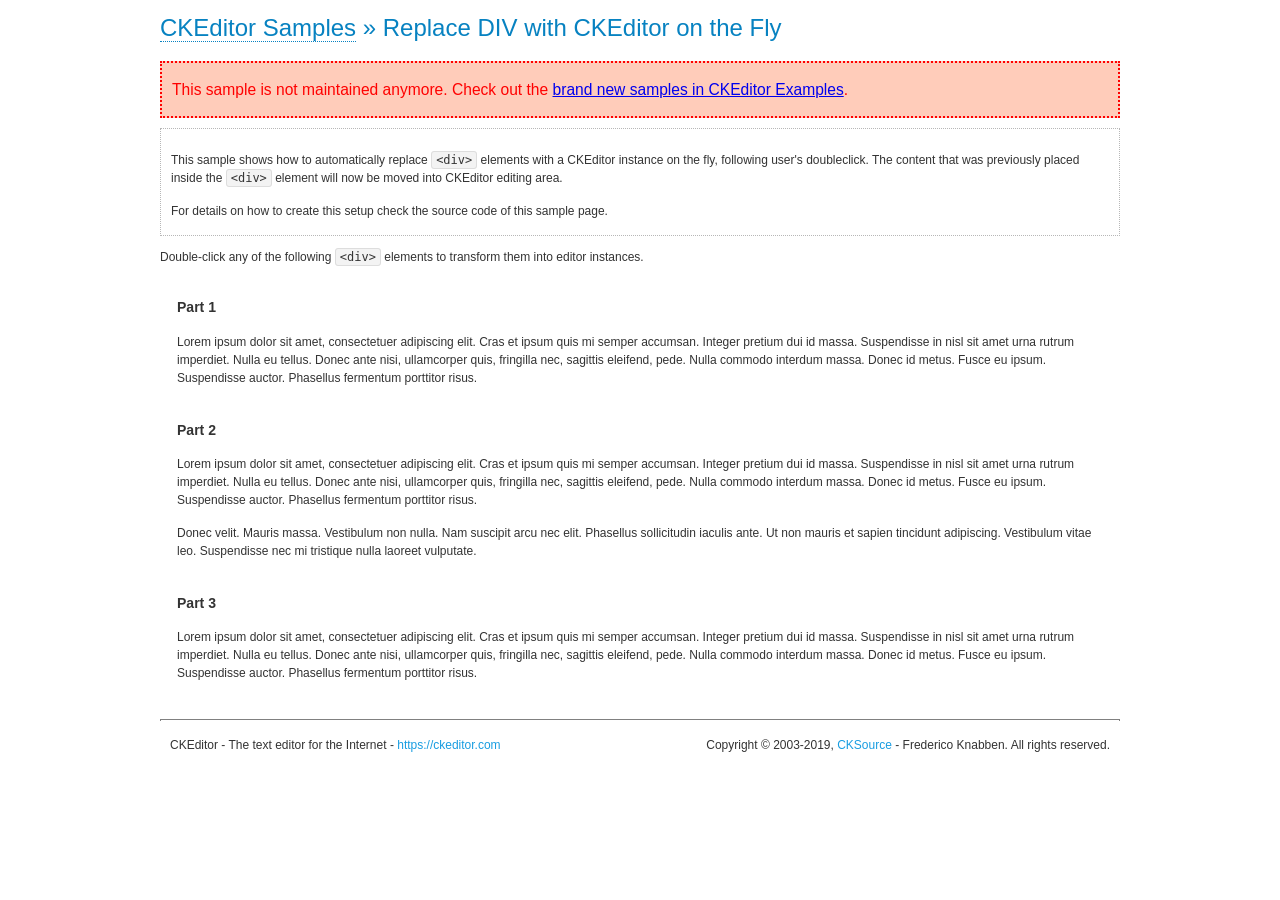
<file: src/main/resources/static/ckeditor/samples/old/divreplace.html>
<!DOCTYPE html>
<!--
Copyright (c) 2003-2019, CKSource - Frederico Knabben. All rights reserved.
For licensing, see LICENSE.md or https://ckeditor.com/legal/ckeditor-oss-license
-->
<html>
<head>
	<meta charset="utf-8">
	<title>Replace DIV &mdash; CKEditor Sample</title>
	<script src="../../ckeditor.js"></script>
	<link href="sample.css" rel="stylesheet">
	<style>

		div.editable
		{
			border: solid 2px transparent;
			padding-left: 15px;
			padding-right: 15px;
		}

		div.editable:hover
		{
			border-color: black;
		}

	</style>
	<script>

		// Uncomment the following code to test the "Timeout Loading Method".
		// CKEDITOR.loadFullCoreTimeout = 5;

		window.onload = function() {
			// Listen to the double click event.
			if ( window.addEventListener )
				document.body.addEventListener( 'dblclick', onDoubleClick, false );
			else if ( window.attachEvent )
				document.body.attachEvent( 'ondblclick', onDoubleClick );

		};

		function onDoubleClick( ev ) {
			// Get the element which fired the event. This is not necessarily the
			// element to which the event has been attached.
			var element = ev.target || ev.srcElement;

			// Find out the div that holds this element.
			var name;

			do {
				element = element.parentNode;
			}
			while ( element && ( name = element.nodeName.toLowerCase() ) &&
				( name != 'div' || element.className.indexOf( 'editable' ) == -1 ) && name != 'body' );

			if ( name == 'div' && element.className.indexOf( 'editable' ) != -1 )
				replaceDiv( element );
		}

		var editor;

		function replaceDiv( div ) {
			if ( editor )
				editor.destroy();

			editor = CKEDITOR.replace( div );
		}

	</script>
</head>
<body>
	<h1 class="samples">
		<a href="index.html">CKEditor Samples</a> &raquo; Replace DIV with CKEditor on the Fly
	</h1>
	<div class="warning deprecated">
		This sample is not maintained anymore. Check out the <a href="https://ckeditor.com/docs/ckeditor4/latest/examples/index.html">brand new samples in CKEditor Examples</a>.
	</div>
	<div class="description">
		<p>
			This sample shows how to automatically replace <code>&lt;div&gt;</code> elements
			with a CKEditor instance on the fly, following user's doubleclick. The content
			that was previously placed inside the <code>&lt;div&gt;</code> element will now
			be moved into CKEditor editing area.
		</p>
		<p>
			For details on how to create this setup check the source code of this sample page.
		</p>
	</div>
	<p>
		Double-click any of the following <code>&lt;div&gt;</code> elements to transform them into
		editor instances.
	</p>
	<div class="editable">
		<h3>
			Part 1
		</h3>
		<p>
			Lorem ipsum dolor sit amet, consectetuer adipiscing elit. Cras et ipsum quis mi
			semper accumsan. Integer pretium dui id massa. Suspendisse in nisl sit amet urna
			rutrum imperdiet. Nulla eu tellus. Donec ante nisi, ullamcorper quis, fringilla
			nec, sagittis eleifend, pede. Nulla commodo interdum massa. Donec id metus. Fusce
			eu ipsum. Suspendisse auctor. Phasellus fermentum porttitor risus.
		</p>
	</div>
	<div class="editable">
		<h3>
			Part 2
		</h3>
		<p>
			Lorem ipsum dolor sit amet, consectetuer adipiscing elit. Cras et ipsum quis mi
			semper accumsan. Integer pretium dui id massa. Suspendisse in nisl sit amet urna
			rutrum imperdiet. Nulla eu tellus. Donec ante nisi, ullamcorper quis, fringilla
			nec, sagittis eleifend, pede. Nulla commodo interdum massa. Donec id metus. Fusce
			eu ipsum. Suspendisse auctor. Phasellus fermentum porttitor risus.
		</p>
		<p>
			Donec velit. Mauris massa. Vestibulum non nulla. Nam suscipit arcu nec elit. Phasellus
			sollicitudin iaculis ante. Ut non mauris et sapien tincidunt adipiscing. Vestibulum
			vitae leo. Suspendisse nec mi tristique nulla laoreet vulputate.
		</p>
	</div>
	<div class="editable">
		<h3>
			Part 3
		</h3>
		<p>
			Lorem ipsum dolor sit amet, consectetuer adipiscing elit. Cras et ipsum quis mi
			semper accumsan. Integer pretium dui id massa. Suspendisse in nisl sit amet urna
			rutrum imperdiet. Nulla eu tellus. Donec ante nisi, ullamcorper quis, fringilla
			nec, sagittis eleifend, pede. Nulla commodo interdum massa. Donec id metus. Fusce
			eu ipsum. Suspendisse auctor. Phasellus fermentum porttitor risus.
		</p>
	</div>
	<div id="footer">
		<hr>
		<p>
			CKEditor - The text editor for the Internet - <a class="samples" href="https://ckeditor.com/">https://ckeditor.com</a>
		</p>
		<p id="copy">
			Copyright &copy; 2003-2019, <a class="samples" href="https://cksource.com/">CKSource</a> - Frederico
			Knabben. All rights reserved.
		</p>
	</div>
</body>
</html>
</file>
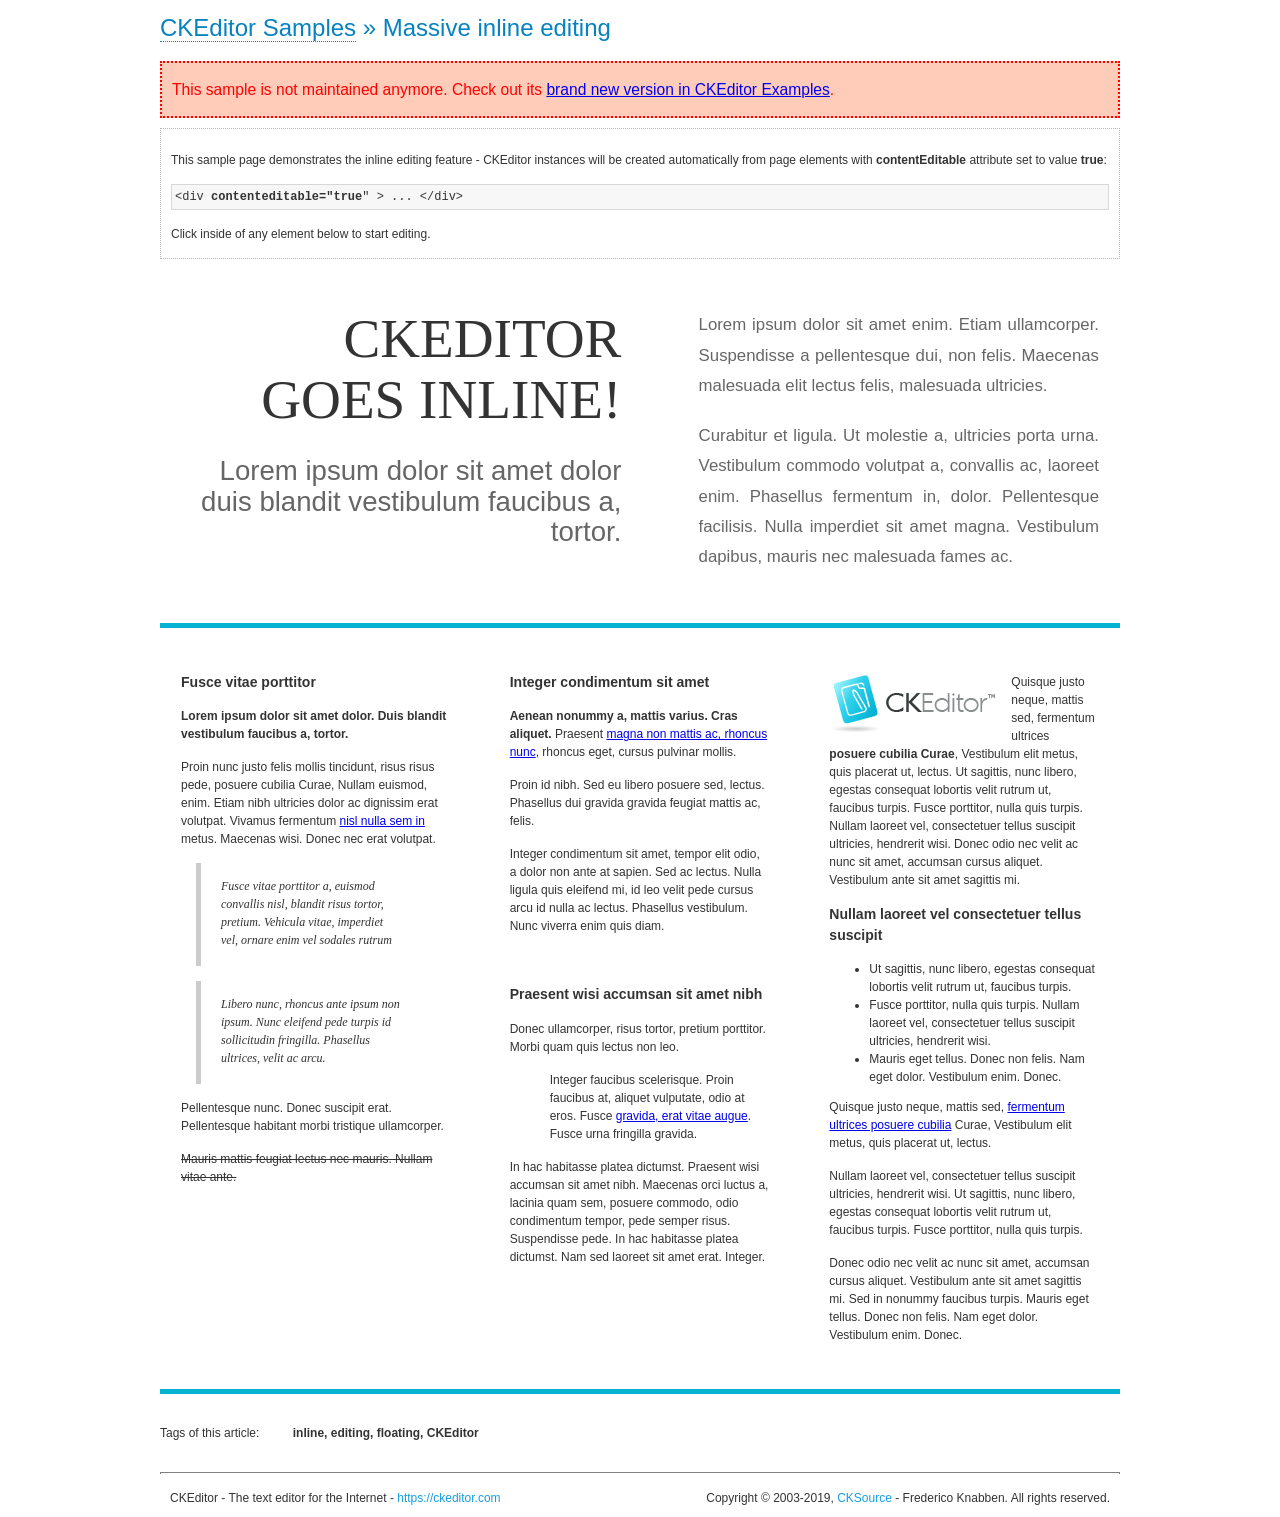
<file: src/main/resources/static/ckeditor/samples/old/inlineall.html>
<!DOCTYPE html>
<!--
Copyright (c) 2003-2019, CKSource - Frederico Knabben. All rights reserved.
For licensing, see LICENSE.md or https://ckeditor.com/legal/ckeditor-oss-license
-->
<html>
<head>
	<meta charset="utf-8">
	<title>Massive inline editing &mdash; CKEditor Sample</title>
	<script src="../../ckeditor.js"></script>
	<script>

		// This code is generally not necessary, but it is here to demonstrate
		// how to customize specific editor instances on the fly. This fits well
		// this demo because we have editable elements (like headers) that
		// require less features.

		// The "instanceCreated" event is fired for every editor instance created.
		CKEDITOR.on( 'instanceCreated', function( event ) {
			var editor = event.editor,
				element = editor.element;

			// Customize editors for headers and tag list.
			// These editors don't need features like smileys, templates, iframes etc.
			if ( element.is( 'h1', 'h2', 'h3' ) || element.getAttribute( 'id' ) == 'taglist' ) {
				// Customize the editor configurations on "configLoaded" event,
				// which is fired after the configuration file loading and
				// execution. This makes it possible to change the
				// configurations before the editor initialization takes place.
				editor.on( 'configLoaded', function() {

					// Remove unnecessary plugins to make the editor simpler.
					editor.config.removePlugins = 'colorbutton,find,flash,font,' +
						'forms,iframe,image,newpage,removeformat,' +
						'smiley,specialchar,stylescombo,templates';

					// Rearrange the layout of the toolbar.
					editor.config.toolbarGroups = [
						{ name: 'editing',		groups: [ 'basicstyles', 'links' ] },
						{ name: 'undo' },
						{ name: 'clipboard',	groups: [ 'selection', 'clipboard' ] },
						{ name: 'about' }
					];
				});
			}
		});

	</script>
	<link href="sample.css" rel="stylesheet">
	<style>

		/* The following styles are just to make the page look nice. */

		/* Workaround to show Arial Black in Firefox. */
		@font-face
		{
			font-family: 'arial-black';
			src: local('Arial Black');
		}

		*[contenteditable="true"]
		{
			padding: 10px;
		}

		#container
		{
			width: 960px;
			margin: 30px auto 0;
		}

		#header
		{
			overflow: hidden;
			padding: 0 0 30px;
			border-bottom: 5px solid #05B2D2;
			position: relative;
		}

		#headerLeft,
		#headerRight
		{
			width: 49%;
			overflow: hidden;
		}

		#headerLeft
		{
			float: left;
			padding: 10px 1px 1px;
		}

		#headerLeft h2,
		#headerLeft h3
		{
			text-align: right;
			margin: 0;
			overflow: hidden;
			font-weight: normal;
		}

		#headerLeft h2
		{
			font-family: "Arial Black",arial-black;
			font-size: 4.6em;
			line-height: 1.1;
			text-transform: uppercase;
		}

		#headerLeft h3
		{
			font-size: 2.3em;
			line-height: 1.1;
			margin: .2em 0 0;
			color: #666;
		}

		#headerRight
		{
			float: right;
			padding: 1px;
		}

		#headerRight p
		{
			line-height: 1.8;
			text-align: justify;
			margin: 0;
		}

		#headerRight p + p
		{
			margin-top: 20px;
		}

		#headerRight > div
		{
			padding: 20px;
			margin: 0 0 0 30px;
			font-size: 1.4em;
			color: #666;
		}

		#columns
		{
			color: #333;
			overflow: hidden;
			padding: 20px 0;
		}

		#columns > div
		{
			float: left;
			width: 33.3%;
		}

		#columns #column1 > div
		{
			margin-left: 1px;
		}

		#columns #column3 > div
		{
			margin-right: 1px;
		}

		#columns > div > div
		{
			margin: 0px 10px;
			padding: 10px 20px;
		}

		#columns blockquote
		{
			margin-left: 15px;
		}

		#tagLine
		{
			border-top: 5px solid #05B2D2;
			padding-top: 20px;
		}

		#taglist {
			display: inline-block;
			margin-left: 20px;
			font-weight: bold;
			margin: 0 0 0 20px;
		}

	</style>
</head>
<body>
<div>
	<h1 class="samples"><a href="index.html">CKEditor Samples</a> &raquo; Massive inline editing</h1>
	<div class="warning deprecated">
		This sample is not maintained anymore. Check out its <a href="https://ckeditor.com/docs/ckeditor4/latest/examples/inline.html">brand new version in CKEditor Examples</a>.
	</div>
	<div class="description">
		<p>This sample page demonstrates the inline editing feature - CKEditor instances will be created automatically from page elements with <strong>contentEditable</strong> attribute set to value <strong>true</strong>:</p>
		<pre class="samples">&lt;div <strong>contenteditable="true</strong>" &gt; ... &lt;/div&gt;</pre>
		<p>Click inside of any element below to start editing.</p>
	</div>
</div>
<div id="container">
	<div id="header">
		<div id="headerLeft">
			<h2 id="sampleTitle" contenteditable="true">
				CKEditor<br> Goes Inline!
			</h2>
			<h3 contenteditable="true">
				Lorem ipsum dolor sit amet dolor duis blandit vestibulum faucibus a, tortor.
			</h3>
		</div>
		<div id="headerRight">
			<div contenteditable="true">
				<p>
					Lorem ipsum dolor sit amet enim. Etiam ullamcorper. Suspendisse a pellentesque dui, non felis. Maecenas malesuada elit lectus felis, malesuada ultricies.
				</p>
				<p>
					Curabitur et ligula. Ut molestie a, ultricies porta urna. Vestibulum commodo volutpat a, convallis ac, laoreet enim. Phasellus fermentum in, dolor. Pellentesque facilisis. Nulla imperdiet sit amet magna. Vestibulum dapibus, mauris nec malesuada fames ac.
				</p>
			</div>
		</div>
	</div>
	<div id="columns">
		<div id="column1">
			<div contenteditable="true">
				<h3>
					Fusce vitae porttitor
				</h3>
				<p>
					<strong>
						Lorem ipsum dolor sit amet dolor. Duis blandit vestibulum faucibus a, tortor.
					</strong>
				</p>
				<p>
					Proin nunc justo felis mollis tincidunt, risus risus pede, posuere cubilia Curae, Nullam euismod, enim. Etiam nibh ultricies dolor ac dignissim erat volutpat. Vivamus fermentum <a href="https://ckeditor.com/">nisl nulla sem in</a> metus. Maecenas wisi. Donec nec erat volutpat.
				</p>
				<blockquote>
					<p>
						Fusce vitae porttitor a, euismod convallis nisl, blandit risus tortor, pretium.
						Vehicula vitae, imperdiet vel, ornare enim vel sodales rutrum
					</p>
				</blockquote>
				<blockquote>
					<p>
						Libero nunc, rhoncus ante ipsum non ipsum. Nunc eleifend pede turpis id sollicitudin fringilla. Phasellus ultrices, velit ac arcu.
					</p>
				</blockquote>
				<p>Pellentesque nunc. Donec suscipit erat. Pellentesque habitant morbi tristique ullamcorper.</p>
				<p><s>Mauris mattis feugiat lectus nec mauris. Nullam vitae ante.</s></p>
			</div>
		</div>
		<div id="column2">
			<div contenteditable="true">
				<h3>
					Integer condimentum sit amet
				</h3>
				<p>
					<strong>Aenean nonummy a, mattis varius. Cras aliquet.</strong>
					Praesent <a href="https://ckeditor.com/">magna non mattis ac, rhoncus nunc</a>, rhoncus eget, cursus pulvinar mollis.</p>
				<p>Proin id nibh. Sed eu libero posuere sed, lectus. Phasellus dui gravida gravida feugiat mattis ac, felis.</p>
				<p>Integer condimentum sit amet, tempor elit odio, a dolor non ante at sapien. Sed ac lectus. Nulla ligula quis eleifend mi, id leo velit pede cursus arcu id nulla ac lectus. Phasellus vestibulum. Nunc viverra enim quis diam.</p>
			</div>
			<div contenteditable="true">
				<h3>
					Praesent wisi accumsan sit amet nibh
				</h3>
				<p>Donec ullamcorper, risus tortor, pretium porttitor. Morbi quam quis lectus non leo.</p>
				<p style="margin-left: 40px; ">Integer faucibus scelerisque. Proin faucibus at, aliquet vulputate, odio at eros. Fusce <a href="https://ckeditor.com/">gravida, erat vitae augue</a>. Fusce urna fringilla gravida.</p>
				<p>In hac habitasse platea dictumst. Praesent wisi accumsan sit amet nibh. Maecenas orci luctus a, lacinia quam sem, posuere commodo, odio condimentum tempor, pede semper risus. Suspendisse pede. In hac habitasse platea dictumst. Nam sed laoreet sit amet erat. Integer.</p>
			</div>
		</div>
		<div id="column3">
			<div contenteditable="true">
				<p>
					<img src="assets/inlineall/logo.png" alt="CKEditor logo" style="float:left">
				</p>
				<p>Quisque justo neque, mattis sed, fermentum ultrices <strong>posuere cubilia Curae</strong>, Vestibulum elit metus, quis placerat ut, lectus. Ut sagittis, nunc libero, egestas consequat lobortis velit rutrum ut, faucibus turpis. Fusce porttitor, nulla quis turpis. Nullam laoreet vel, consectetuer tellus suscipit ultricies, hendrerit wisi. Donec odio nec velit ac nunc sit amet, accumsan cursus aliquet. Vestibulum ante sit amet sagittis mi.</p>
				<h3>
					Nullam laoreet vel consectetuer tellus suscipit
				</h3>
				<ul>
					<li>Ut sagittis, nunc libero, egestas consequat lobortis velit rutrum ut, faucibus turpis.</li>
					<li>Fusce porttitor, nulla quis turpis. Nullam laoreet vel, consectetuer tellus suscipit ultricies, hendrerit wisi.</li>
					<li>Mauris eget tellus. Donec non felis. Nam eget dolor. Vestibulum enim. Donec.</li>
				</ul>
				<p>Quisque justo neque, mattis sed, <a href="https://ckeditor.com/">fermentum ultrices posuere cubilia</a> Curae, Vestibulum elit metus, quis placerat ut, lectus.</p>
				<p>Nullam laoreet vel, consectetuer tellus suscipit ultricies, hendrerit wisi. Ut sagittis, nunc libero, egestas consequat lobortis velit rutrum ut, faucibus turpis. Fusce porttitor, nulla quis turpis.</p>
				<p>Donec odio nec velit ac nunc sit amet, accumsan cursus aliquet. Vestibulum ante sit amet sagittis mi. Sed in nonummy faucibus turpis. Mauris eget tellus. Donec non felis. Nam eget dolor. Vestibulum enim. Donec.</p>
			</div>
		</div>
	</div>
	<div id="tagLine">
		Tags of this article:
		<p id="taglist" contenteditable="true">
			inline, editing, floating, CKEditor
		</p>
	</div>
</div>
<div id="footer">
	<hr>
	<p>
		CKEditor - The text editor for the Internet - <a class="samples" href="https://ckeditor.com/">
			https://ckeditor.com</a>
	</p>
	<p id="copy">
		Copyright &copy; 2003-2019, <a class="samples" href="https://cksource.com/">CKSource</a>
		- Frederico Knabben. All rights reserved.
	</p>
</div>
</body>
</html>
</file>
<file: src/main/resources/static/ckeditor/samples/css/samples.css>
/**
 * @license Copyright (c) 2003-2019, CKSource - Frederico Knabben. All rights reserved.
 * For licensing, see LICENSE.md or https://ckeditor.com/legal/ckeditor-oss-license
 */
@media (max-width: 900px) {
  .global-is-mobile-hidden {
    display: none !important;
  }
}
article,
aside,
details,
figcaption,
figure,
footer,
header,
hgroup,
main,
menu,
nav,
section {
  display: block;
}
body,
html {
  margin: 0;
  padding: 0;
  font: 16px / 1.8 Arial, 'Helvetica Neue', Helvetica, sans-serif;
  font-weight: 300;
  color: #575757;
}
.grid-width-10 {
  width: 10%;
}
.grid-width-20 {
  width: 20%;
}
.grid-width-30 {
  width: 30%;
}
.grid-width-40 {
  width: 40%;
}
.grid-width-50 {
  width: 50%;
}
.grid-width-60 {
  width: 60%;
}
.grid-width-70 {
  width: 70%;
}
.grid-width-80 {
  width: 80%;
}
.grid-width-90 {
  width: 90%;
}
.grid-width-100 {
  width: 100%;
}
@media (max-width: 900px) {
  .grid-width-10,
  .grid-width-20,
  .grid-width-30,
  .grid-width-40,
  .grid-width-50,
  .grid-width-60,
  .grid-width-70,
  .grid-width-80,
  .grid-width-90,
  .grid-width-100 {
    width: 100%;
  }
}
*[class*="grid-width"] {
  -webkit-box-sizing: border-box;
  -moz-box-sizing: border-box;
  box-sizing: border-box;
  padding-left: 4%;
  padding-right: 4%;
  float: left;
}
*[class*="grid-width"]:after,
.grid-container:after,
*[class*="grid-width"]:before,
.grid-container:before {
  content: '';
  display: block;
  overflow: hidden;
  visibility: hidden;
  font-size: 0;
  line-height: 0;
  width: 0;
  height: 0;
}
*[class*="grid-width"]:after,
.grid-container:after {
  clear: both;
}
.grid-container {
  -webkit-box-sizing: border-box;
  -moz-box-sizing: border-box;
  box-sizing: border-box;
  margin-left: auto;
  margin-right: auto;
}
.grid-container-nested *[class*="grid-width"]:first-child {
  padding-left: 0;
}
.grid-container-nested *[class*="grid-width"]:last-child {
  padding-right: 0;
}
@media (max-width: 900px) {
  .grid-container-nested *[class*="grid-width"]:first-child {
    padding-left: 4%;
  }
  .grid-container-nested *[class*="grid-width"]:last-child {
    padding-right: 4%;
  }
}
.header-a {
  min-height: 140px;
  overflow: hidden;
}
.header-a .header-a-logo {
  margin: 40px 0 0;
}
@media (max-width: 900px) {
  .header-a .header-a-logo {
    text-align: center;
  }
}
.header-a .header-a-logo img {
  border: transparent;
}
.navigation-a {
  height: 30px;
  background: #3D3D3D;
  position: absolute;
  left: 0;
  right: 0;
  top: 0;
  padding: 0;
  overflow: hidden;
}
@media (max-width: 900px) {
  .navigation-a {
    text-align: center;
  }
}
.navigation-a ul {
  list-style: none;
  margin: 0;
  overflow: hidden;
}
.navigation-a ul li,
.navigation-a ul li a {
  display: inline-block;
}
@media (max-width: 900px) {
  .navigation-a ul {
    width: auto;
    text-overflow: ellipsis;
    white-space: nowrap;
    display: inline-block;
    float: none;
  }
  .navigation-a ul:before,
  .navigation-a ul:after {
    display: none;
  }
}
.navigation-a ul.navigation-a-left {
  text-align: left;
}
@media (max-width: 900px) {
  .navigation-a ul.navigation-a-left {
    padding-right: 0;
  }
}
.navigation-a ul.navigation-a-right {
  text-align: right;
}
@media (max-width: 900px) {
  .navigation-a ul.navigation-a-right {
    padding-left: 23px;
  }
}
.navigation-a ul li + li {
  margin-left: 23px;
}
.navigation-a ul li a {
  font-size: 10px;
  font-size: 0.625rem;
  line-height: 18px;
  line-height: 1.13rem;
  line-height: 30px;
  float: left;
  color: #ddd;
  font-weight: bold;
  text-decoration: none;
  text-transform: uppercase;
}
.navigation-a ul li a:hover {
  cursor: pointer;
  color: #fff;
}
.icon-navigation-a-github:before,
.icon-navigation-a-github:after {
  background-image: url("[data-uri]");
}
.navigation-b {
  text-align: right;
  margin: 52px 0 0;
  overflow: visible;
}
@media (max-width: 900px) {
  .navigation-b {
    text-align: center;
    margin-top: 20px;
    padding: 0;
  }
}
.navigation-b ul {
  padding: 0;
  list-style: none;
  margin: 0;
  overflow: visible;
}
.navigation-b ul li,
.navigation-b ul li a {
  display: inline-block;
}
@media (max-width: 900px) {
  .navigation-b ul {
    display: table;
    width: 100%;
    padding-bottom: 1.5em;
  }
}
@media (max-width: 900px) {
  .navigation-b ul li {
    display: table-row;
  }
}
.navigation-b ul li + li {
  margin-left: 20px;
}
@media (max-width: 900px) {
  .navigation-b ul li + li {
    margin-left: 0;
  }
}
.navigation-b ul li a {
  -webkit-box-sizing: border-box;
  -moz-box-sizing: border-box;
  box-sizing: border-box;
  text-transform: uppercase;
  text-decoration: none;
  outline: none;
}
@media (max-width: 900px) {
  .navigation-b ul li a {
    width: 100%;
    -webkit-border-radius: 0;
    -webkit-background-clip: padding-box;
    -moz-border-radius: 0;
    -moz-background-clip: padding;
    border-radius: 0;
    background-clip: padding-box;
  }
}
.footer-a {
  font-size: 13px;
  font-size: 0.8125rem;
  line-height: 23.4px;
  line-height: 1.46rem;
  padding-top: 2.25em;
  padding-bottom: 2.25em;
  overflow: hidden;
  color: #8a8a8a;
}
.footer-a a {
  color: #0287D0;
  text-decoration: none;
  border-bottom: 1px dotted #0287D0;
}
.footer-a a:hover {
  color: #0277b7;
}
.footer-a p {
  margin: 0;
  display: inline-block;
  text-align: center;
}
.content {
  font-size: 14px;
  font-size: 0.875rem;
  line-height: 25.2px;
  line-height: 1.57rem;
  overflow: hidden;
  padding-top: 1.5em;
  padding-bottom: 1.5em;
}
.content p {
  margin: 0.75em 0;
}
.content ul,
.content ol,
.content pre,
.content blockquote,
.content textarea:not([class^="cke"]),
.content .cke {
  margin: 1.875em 0;
}
.content code,
.content kbd {
  -webkit-border-radius: 3px;
  -webkit-background-clip: padding-box;
  -moz-border-radius: 3px;
  -moz-background-clip: padding;
  border-radius: 3px;
  background-clip: padding-box;
  padding: 3px 4px;
}
.content pre,
.content code,
.content kbd,
.content blockquote {
  background: #f5f5f5;
}
.content blockquote,
.content pre {
  background: none;
  border-left: 4px solid #0287D0;
  padding: 1.5em 2.25em;
}
.content p a,
.content ul a,
.content ol a,
.content blockquote a,
.content h1 a,
.content h2 a,
.content h3 a,
.content h4 a,
.content h5 a {
  color: #0287D0;
  text-decoration: none;
  border-bottom: 1px dotted #0287D0;
}
.content p a:hover,
.content ul a:hover,
.content ol a:hover,
.content blockquote a:hover,
.content h1 a:hover,
.content h2 a:hover,
.content h3 a:hover,
.content h4 a:hover,
.content h5 a:hover {
  color: #0277b7;
}
.content h1,
.content h2,
.content h3,
.content h4,
.content h5 {
  color: #000;
  font-weight: 100;
}
.content h1 code,
.content h2 code,
.content h3 code,
.content h4 code,
.content h5 code,
.content h1 kbd,
.content h2 kbd,
.content h3 kbd,
.content h4 kbd,
.content h5 kbd {
  font-size: inherit;
}
.content h1 a.content-heading-anchor,
.content h2 a.content-heading-anchor,
.content h3 a.content-heading-anchor,
.content h4 a.content-heading-anchor,
.content h5 a.content-heading-anchor {
  font-weight: 100;
  vertical-align: middle;
  opacity: 0;
  border: 0;
}
.content h1:hover a.content-heading-anchor,
.content h2:hover a.content-heading-anchor,
.content h3:hover a.content-heading-anchor,
.content h4:hover a.content-heading-anchor,
.content h5:hover a.content-heading-anchor {
  opacity: 1;
}
.content h1:target a,
.content h2:target a,
.content h3:target a,
.content h4:target a,
.content h5:target a {
  -webkit-animation: targetLinkOpacity 0.5s linear alternate;
  -moz-animation: targetLinkOpacity 0.5s linear alternate;
  -o-animation: targetLinkOpacity 0.5s linear alternate;
  animation: targetLinkOpacity 0.5s linear alternate;
  opacity: 1;
}
.content input,
.content select,
.content textarea:not([class^="cke"]) {
  -webkit-border-radius: 3px;
  -webkit-background-clip: padding-box;
  -moz-border-radius: 3px;
  -moz-background-clip: padding;
  border-radius: 3px;
  background-clip: padding-box;
  -webkit-box-shadow: inset 0 1px 1px rgba(0, 0, 0, 0.08);
  -moz-box-shadow: inset 0 1px 1px rgba(0, 0, 0, 0.08);
  box-shadow: inset 0 1px 1px rgba(0, 0, 0, 0.08);
  font: inherit;
  color: inherit;
  border: 1px solid #D9D9D9;
  padding: .2em .5em;
}
.content input:focus,
.content select:focus,
.content textarea:not([class^="cke"]):focus {
  border-color: #66afe9;
  outline: 0;
  -webkit-box-shadow: inset 0 1px 1px rgba(0, 0, 0, 0.08), 0 0 8px #93c6ef;
  -moz-box-shadow: inset 0 1px 1px rgba(0, 0, 0, 0.08), 0 0 8px #93c6ef;
  box-shadow: inset 0 1px 1px rgba(0, 0, 0, 0.08), 0 0 8px #93c6ef;
}
.content abbr {
  border-bottom: 1px dotted #666;
  cursor: pointer;
}
.content blockquote {
  font-style: italic;
  font-family: Georgia, Times, "Times New Roman", serif;
  font-size: 16px;
  font-size: 1rem;
  line-height: 28.8px;
  line-height: 1.8rem;
}
.content em {
  font-style: italic;
}
.content h1 {
  font-size: 36px;
  font-size: 2.25rem;
  line-height: 64.8px;
  line-height: 4.05rem;
  margin: 1.125em 0 0;
}
.content h2 {
  font-size: 27.2px;
  font-size: 1.7rem;
  line-height: 48.96px;
  line-height: 3.06rem;
  margin: 0.9em 0 0;
}
.content h3 {
  font-size: 24px;
  font-size: 1.5rem;
  line-height: 43.2px;
  line-height: 2.7rem;
  font-weight: 500;
  margin: 0.75em 0 0;
}
.content h4 {
  font-size: 19.2px;
  font-size: 1.2rem;
  line-height: 34.56px;
  line-height: 2.16rem;
  font-weight: 500;
  margin: 0.75em 0 0;
}
.content h5 {
  font-size: 17.6px;
  font-size: 1.1rem;
  line-height: 31.68px;
  line-height: 1.98rem;
  font-weight: 500;
  margin: 0.75em 0 0;
}
.content hr {
  border: 0;
  border-top: 4px solid #D9D9D9;
  margin: 1.5em 0;
}
.content input[type="text"] {
  height: 1.8em;
  line-height: 1.8em;
}
.content input[type="button"] {
  -webkit-appearance: button;
  -moz-appearance: button;
  appearance: button;
}
.content kbd {
  font-size: 12px;
  font-size: 0.75rem;
  line-height: 21.6px;
  line-height: 1.35rem;
  font-family: Arial, 'Helvetica Neue', Helvetica, sans-serif;
  padding: 2px 6px;
  -webkit-box-shadow: 0 0 4px #fff inset, 0 2px 0 #D9D9D9;
  -moz-box-shadow: 0 0 4px #fff inset, 0 2px 0 #D9D9D9;
  box-shadow: 0 0 4px #fff inset, 0 2px 0 #D9D9D9;
}
.content p img {
  vertical-align: middle;
}
.content p pre {
  padding: 1.5em;
}
.content pre {
  padding: 0;
  border: 0;
  tab-size: 4;
  -o-tab-size: 4;
  -moz-tab-size: 4;
}
.content pre,
.content code {
  font-size: 11.89px;
  font-size: 0.743rem;
  line-height: 21.4px;
  line-height: 1.34rem;
  font-family: Consolas, Menlo, Monaco, Lucida Console, Liberation Mono, DejaVu Sans Mono, Bitstream Vera Sans Mono, Courier New, monospace, serif;
}
.content pre a,
.content code a {
  border: 0;
}
.content pre code {
  padding: 0.75em;
  display: block;
}
.content strong {
  color: #000;
}
.content ul ul,
.content ol ul,
.content ul ol,
.content ol ol {
  margin: 0.75em 0;
}
.content ul li,
.content ol li {
  font-size: 14px;
  font-size: 0.875rem;
  line-height: 30.24px;
  line-height: 1.89rem;
}
.content textarea:not([class^="cke"]) {
  width: 100%;
}
.content div.todo {
  border: 2px dotted #444;
  padding: 10px;
  margin: 60px 0 10px 0;
  /* Remove me some day */
}
.content div.todo:before {
  content: "TODO";
  font-weight: bold;
}
body a.button-a,
body button.button-a,
body input.button-a {
  -webkit-border-radius: 3px;
  -webkit-background-clip: padding-box;
  -moz-border-radius: 3px;
  -moz-background-clip: padding;
  border-radius: 3px;
  background-clip: padding-box;
  font-size: 14px;
  font-size: 0.875rem;
  line-height: 25.2px;
  line-height: 1.57rem;
  height: 36px;
  line-height: 36px;
  padding: 0 1.1em;
  font-weight: 700;
  color: #3e3e3e;
  white-space: nowrap;
  text-decoration: none;
  display: inline-block;
  cursor: pointer;
  border: 0;
  vertical-align: middle;
  margin: 1px 0;
  background: transparent;
}
body a.button-a.icon-pos-left,
body button.button-a.icon-pos-left,
body input.button-a.icon-pos-left {
  padding-left: .8em;
}
body a.button-a.icon-pos-right,
body button.button-a.icon-pos-right,
body input.button-a.icon-pos-right {
  padding-right: .8em;
}
body a.button-a.button-a-no-text,
body button.button-a.button-a-no-text,
body input.button-a.button-a-no-text {
  -webkit-border-radius: 100px;
  -webkit-background-clip: padding-box;
  -moz-border-radius: 100px;
  -moz-background-clip: padding;
  border-radius: 100px;
  background-clip: padding-box;
  width: 36px;
  padding: 0;
  text-indent: -999px;
  overflow: hidden;
  position: relative;
  text-align: center;
}
body a.button-a.button-a-no-text:before,
body button.button-a.button-a-no-text:before,
body input.button-a.button-a-no-text:before {
  position: absolute;
  left: 50%;
  top: 50%;
  margin: -9px 0 0 -9px;
}
@media (max-width: 900px) {
  body a.button-a.button-a-mobile-collapsed,
  body button.button-a.button-a-mobile-collapsed,
  body input.button-a.button-a-mobile-collapsed {
    -webkit-border-radius: 100px;
    -webkit-background-clip: padding-box;
    -moz-border-radius: 100px;
    -moz-background-clip: padding;
    border-radius: 100px;
    background-clip: padding-box;
    width: 36px;
    padding: 0;
    text-indent: -999px;
    overflow: hidden;
    position: relative;
    text-align: center;
  }
  body a.button-a.button-a-mobile-collapsed:before,
  body button.button-a.button-a-mobile-collapsed:before,
  body input.button-a.button-a-mobile-collapsed:before {
    position: absolute;
    left: 50%;
    top: 50%;
    margin: -9px 0 0 -9px;
  }
  body a.button-a.button-a-mobile-collapsed:before,
  body button.button-a.button-a-mobile-collapsed:before,
  body input.button-a.button-a-mobile-collapsed:before {
    position: absolute;
    left: 50%;
    top: 50%;
    margin: -9px 0 0 -9px;
  }
}
body a.button-a:active,
body button.button-a:active,
body input.button-a:active,
body a.button-a:hover,
body button.button-a:hover,
body input.button-a:hover {
  color: #fff;
  background: #0277b7;
}
body a.button-a:focus,
body button.button-a:focus,
body input.button-a:focus {
  border-color: #66afe9;
  outline: 0;
  -webkit-box-shadow: inset 0 1px 1px rgba(0, 0, 0, 0.075), 0 0 8px #93c6ef;
  -moz-box-shadow: inset 0 1px 1px rgba(0, 0, 0, 0.075), 0 0 8px #93c6ef;
  box-shadow: inset 0 1px 1px rgba(0, 0, 0, 0.075), 0 0 8px #93c6ef;
}
body a.button-a-soft,
body button.button-a-soft,
body input.button-a-soft {
  background: #e7e7e7;
}
body a.button-a-soft:active,
body button.button-a-soft:active,
body input.button-a-soft:active,
body a.button-a-soft:hover,
body button.button-a-soft:hover,
body input.button-a-soft:hover {
  color: #3e3e3e;
  background: #cecece;
}
body a.button-a-background,
body button.button-a-background,
body input.button-a-background,
body a.navigation-b ul li a:hover,
body button.navigation-b ul li a:hover,
body input.navigation-b ul li a:hover {
  color: #fff;
  background: #0287D0;
}
body a.button-a-background:active,
body button.button-a-background:active,
body input.button-a-background:active,
body a.button-a-background:hover,
body button.button-a-background:hover,
body input.button-a-background:hover,
body a.navigation-b ul li a:hover:active,
body button.navigation-b ul li a:hover:active,
body input.navigation-b ul li a:hover:active,
body a.navigation-b ul li a:hover:hover,
body button.navigation-b ul li a:hover:hover,
body input.navigation-b ul li a:hover:hover {
  color: #fff;
  background: #0277b7;
}
.balloon-a {
  font-size: 12px;
  font-size: 0.75rem;
  line-height: 21.6px;
  line-height: 1.35rem;
  -webkit-border-radius: 3px;
  -webkit-background-clip: padding-box;
  -moz-border-radius: 3px;
  -moz-background-clip: padding;
  border-radius: 3px;
  background-clip: padding-box;
  border-bottom: 3px solid #d4d4d4;
  background: #ebebeb;
  display: inline-block;
  white-space: nowrap;
  padding: .4em 1.2em .2em;
  font-weight: 700;
  position: relative;
  z-index: 1000;
  text-transform: none;
  color: #575757;
}
.balloon-a:hover {
  color: #575757;
}
.balloon-a:before {
  content: '';
  width: 0;
  height: 0;
  border-style: solid;
  position: absolute;
}
.balloon-a-ne:before,
.balloon-a-nw:before {
  top: -13px;
  border-width: 0 9px 15.6px 9px;
  border-color: transparent transparent #ebebeb transparent;
}
.balloon-a-se:before,
.balloon-a-sw:before {
  bottom: -13px;
  border-width: 15.6px 9px 0 9px;
  border-color: #ebebeb transparent transparent transparent;
}
.balloon-a-nw:before,
.balloon-a-sw:before {
  left: 20px;
}
.balloon-a-ne:before,
.balloon-a-se:before {
  right: 20px;
}
.icon-pos-left:before,
.icon-pos-right:after {
  content: '';
  display: inline-block;
  width: 18px;
  height: 18px;
  vertical-align: middle;
  background-repeat: no-repeat;
}
.icon-pos-left:before {
  margin-right: 10px;
}
.icon-pos-right:after {
  margin-left: 10px;
}
.icon-download:before,
.icon-download:after {
  background-image: url("[data-uri]");
}
.icon-question-mark:before,
.icon-question-mark:after {
  background-image: url("[data-uri]");
}
.icon-close:before,
.icon-close:after {
  background-image: url("[data-uri]");
}
.ie8 .switch > * {
  vertical-align: middle;
}
.ie8 .switch input[type="radio"] {
  margin: 0 0.25em;
  display: inline-block;
}
.ie8 .switch label {
  margin-left: 0 !important;
  margin-right: 0 !important;
}
.ie8 .switch label[data-for="1"] {
  float: left;
}
.ie8 .switch label[data-for="2"] {
  float: right;
}
.ie8 .switch .switch-inner {
  display: none;
}
.switch {
  font-size: 14px;
  font-size: 0.875rem;
  line-height: 25.2px;
  line-height: 1.57rem;
  font-weight: bold;
  background-color: #0287D0;
  overflow: hidden;
  display: inline-block;
  padding: 0.75em 0.25em;
  color: #fff;
  -webkit-border-radius: 3px;
  -webkit-background-clip: padding-box;
  -moz-border-radius: 3px;
  -moz-background-clip: padding;
  border-radius: 3px;
  background-clip: padding-box;
  position: relative;
}
.switch input[type="radio"] {
  display: none;
}
.switch label {
  position: relative;
  z-index: 2;
  float: left;
  cursor: pointer;
  padding: 0 0.75em;
}
.switch label:hover {
  text-decoration: underline;
}
.switch .switch-inner {
  float: left;
  background-color: #FFF;
  height: 1.5em;
  width: 4.125em;
  padding: 2px;
  margin: 0 0.25em;
  -webkit-border-radius: 5.5px;
  -webkit-background-clip: padding-box;
  -moz-border-radius: 5.5px;
  -moz-background-clip: padding;
  border-radius: 5.5px;
  background-clip: padding-box;
}
.switch .switch-inner .handler {
  overflow: hidden;
  position: relative;
  display: block;
  height: 1.5em;
  width: 1.5em;
  background: #027dc1;
  -webkit-border-radius: 4.5px;
  -webkit-background-clip: padding-box;
  -moz-border-radius: 4.5px;
  -moz-background-clip: padding;
  border-radius: 4.5px;
  background-clip: padding-box;
}
.switch .switch-inner .handler:before {
  content: '';
  display: block;
  position: absolute;
  top: 0;
  right: 0;
  bottom: 3px;
  left: 0;
  background-color: #0291df;
  -webkit-border-bottom-left-radius: 4.5px;
  -moz-border-radius-bottomleft: 4.5px;
  border-bottom-left-radius: 4.5px;
  -webkit-border-bottom-right-radius: 4.5px;
  -webkit-background-clip: padding-box;
  -moz-border-radius-bottomright: 4.5px;
  -moz-background-clip: padding;
  border-bottom-right-radius: 4.5px;
  background-clip: padding-box;
}
.switch:hover .switch-inner .handler:before {
  background: #029ef3;
}
.switch input[data-num="2"]:checked ~ .switch-inner > .handler {
  margin-left: auto;
}
.switch input[data-num="2"]:checked ~ label[data-for="1"] {
  padding-right: 5.125em;
  margin-right: -4.375em;
}
.switch input[data-num="1"]:checked ~ label[data-for="2"] {
  padding-left: 5.125em;
  margin-left: -4.375em;
}
.toggler {
  -webkit-user-select: none;
  -moz-user-select: none;
  -ms-user-select: none;
  user-select: none;
}
.toggler label {
  cursor: pointer;
}
.toggler [data-collapse] {
  display: inherit;
}
.toggler [data-expand] {
  display: none;
}
.toggler.collapsed [data-collapse] {
  display: none;
}
.toggler.collapsed [data-expand] {
  display: inherit;
}
.toggler-container {
  overflow: hidden;
}
.toggler-container.collapsed {
  height: 0;
}
.icon-toggler-expanded:before,
.icon-toggler-collapsed:before,
.icon-toggler-expanded:after,
.icon-toggler-collapsed:after {
  background-image: url("[data-uri]");
}
.icon-toggler-expanded.icon-light:before,
.icon-toggler-collapsed.icon-light:before,
.icon-toggler-expanded.icon-light:after,
.icon-toggler-collapsed.icon-light:after {
  background-image: url("[data-uri]");
}
.icon-toggler-expanded:before,
.icon-toggler-expanded:after {
  background-position: top left;
}
.icon-toggler-collapsed:before,
.icon-toggler-collapsed:after {
  background-position: bottom left;
}
.modal {
  padding: 20px;
  border-radius: 3px;
  background-color: white;
  max-width: 700px;
  -webkit-box-sizing: border-box;
  -moz-box-sizing: border-box;
  box-sizing: border-box;
  width: 80% !important;
  top: 50% !important;
  -webkit-transform: translate(-50%, -50%) !important;
  -moz-transform: translate(-50%, -50%) !important;
  -ms-transform: translate(-50%, -50%) !important;
  -o-transform: translate(-50%, -50%) !important;
  transform: translate(-50%, -50%) !important;
}
.modal-close {
  -webkit-border-radius: 100px;
  -webkit-background-clip: padding-box;
  -moz-border-radius: 100px;
  -moz-background-clip: padding;
  border-radius: 100px;
  background-clip: padding-box;
  cursor: pointer;
  height: 18px;
  width: 18px;
  position: absolute;
  top: 10px;
  right: 10px;
  font-size: 17px;
  text-align: center;
  line-height: 19px;
  background: #cccccc;
}
main .grid-container,
header .grid-container,
.navigation-a > div,
footer > div {
  max-width: 968px;
}
.header-a {
  margin-top: 30px;
}
.footer-a {
  border-top: 1px solid #D9D9D9;
}
.adjoined-top {
  background-color: #0287D0;
  color: #fff;
}
.adjoined-top .content h1,
.adjoined-top .content h2,
.adjoined-top .content h3,
.adjoined-top .content h4,
.adjoined-top .content h5 {
  color: #fff;
}
.adjoined-top .content p {
  font-size: 18px;
  font-size: 1.125rem;
  line-height: 32.4px;
  line-height: 2.02rem;
  font-weight: 100;
}
.adjoined-top .content p a {
  text-decoration: none;
  border-bottom: 1px dotted #fff;
  color: inherit;
}
.adjoined-top .content p a:hover {
  color: #e6e6e6;
}
.adjoined-top .content button {
  color: #fff;
}
.adjoined-top .content strong {
  color: #fff;
}
.adjoined-top .content code {
  font-size: inherit;
  color: #0287D0;
}
.adjoined-bottom {
  position: relative;
}
.adjoined-bottom:before {
  z-index: -1;
  content: '';
  background: #0287D0;
  position: absolute;
  top: 0;
  left: 0;
  right: 0;
  height: 50%;
}
main .grid-container,
header .grid-container,
.navigation-a > div,
footer > div {
  max-width: 1052px;
}
main .grid-container.freed-width {
  max-width: none;
}
.switch {
  background: #027dc1;
  float: right;
  overflow: visible;
}
.switch .balloon-a {
  position: absolute;
  top: -40px;
  right: 50%;
  margin-right: -15px;
  background: #FFEFC1;
  border-bottom-color: #DCDCA4;
}
.switch .balloon-a:before {
  border-color: #FFEFC1 transparent transparent transparent;
}
#toolbar .editors-container {
  overflow: hidden;
  height: 0;
  transition: height 200ms;
}
#toolbar .editors-container.active {
  height: auto;
}
#main #editor {
  background: #FFF;
  padding: 2% 4%;
  border: dashed 5px #0287D0;
}
#main .adjoined-top:before {
  height: 335px;
}
#toolbar .adjoined-top:before {
  height: 219px;
}
#toolbar .adjoined-top .grid-container-nested {
  height: 147px;
}
.content .grid-switch-magic {
  margin: 3.5em 0 0;
}
#info-box {
  padding-bottom: 0;
}
#info-box > div {
  width: 100%;
  text-align: right;
}
#info-box > div .toggler {
  padding-right: 0;
}
#info-box > div .toggler:hover {
  background: transparent;
  color: #000;
}
#info-box > div .toggler:hover > label {
  text-decoration: underline;
}
#info-box > div h2 {
  float: left;
  margin-top: 0;
}
#info-box > div#instructions-container {
  text-align: left;
}
#toolbarModifierWrapper {
  overflow: hidden;
  height: 0;
  opacity: 0;
  transition: height 200ms;
}
#toolbarModifierWrapper.active {
  height: auto;
  opacity: 1;
}
header {
  overflow: visible;
}
header div.grid-container {
  overflow: visible;
}
header .navigation-b {
  overflow: visible;
}
header .navigation-b ul {
  overflow: visible;
}
header .navigation-b a {
  position: relative;
}
header .balloon-a {
  position: absolute;
  top: 48px;
  left: 50%;
  margin-left: -35px;
}
@media (max-width: 1140px) {
  header .balloon-a {
    left: auto;
    margin-left: auto;
    right: 50%;
    margin-right: -35px;
  }
  header .balloon-a:before {
    left: auto;
    right: 22px;
  }
}
@media (max-width: 900px) {
  header .balloon-a {
    display: none;
  }
}
header .header-a-logo img {
  width: 160px;
  height: 60px;
}

#toolbar .cke_toolbar {
  pointer-events: none;
  -webkit-user-select: none;
  -moz-user-select: none;
  -ms-user-select: none;
  user-select: none;
  cursor: default;
}
.some-toolbar-active .cke_toolbar {
  zoom: 1;
  filter: alpha(opacity=50);
  -webkit-opacity: 0.5;
  -moz-opacity: 0.5;
  opacity: 0.5;
}
.cke_toolbar.active {
  position: relative;
  zoom: 1;
  filter: alpha(opacity=100);
  -webkit-opacity: 1;
  -moz-opacity: 1;
  opacity: 1;
}
.cke_toolbar.active:after {
  content: '';
  display: block;
  position: absolute;
  top: 0;
  right: 6px;
  bottom: 5px;
  left: 0;
  -webkit-border-radius: 5px;
  -webkit-background-clip: padding-box;
  -moz-border-radius: 5px;
  -moz-background-clip: padding;
  border-radius: 5px;
  background-clip: padding-box;
  -webkit-box-shadow: 0px 0px 15px 3px #fff4b0;
  -moz-box-shadow: 0px 0px 15px 3px #fff4b0;
  box-shadow: 0px 0px 15px 3px #fff4b0;
}
.cke_toolbar.active .cke_toolgroup {
  -webkit-box-shadow: none;
  -moz-box-shadow: none;
  box-shadow: none;
  border-color: #e3c300;
}
.cke_toolbar.active .cke_combo,
.cke_toolbar.active .cke_toolgroup {
  position: relative;
  z-index: 2;
}
.cke_toolbar.active .cke_combo_button {
  -webkit-box-shadow: none;
  -moz-box-shadow: none;
  box-shadow: none;
}
.unselectable {
  -webkit-user-select: none;
  -moz-user-select: none;
  -ms-user-select: none;
  user-select: none;
}
.toolbar {
  padding: 5px 0;
  margin-bottom: 2.4em;
  overflow: hidden;
  background: #fff;
}
.toolbar button.button-a.cke_button {
  cursor: pointer;
  display: inline-block;
  padding: 4px 6px;
  outline: 0;
  border: 1px solid #a6a6a6;
}
.toolbar button.button-a.hidden {
  display: none;
}
.toolbar button.button-a.left {
  float: left;
  margin-right: 8px;
}
.toolbar button.button-a.right {
  float: right;
  margin-left: 8px;
}
.toolbar button.button-a .highlight {
  color: #ffefc1;
}
.configContainer.hidden,
.toolbarModifier.hidden,
.toolbarModifier-hints.hidden {
  display: none;
}
.toolbarModifier :focus,
.toolbar button:focus,
.configContainer textarea.configCode:focus {
  outline: none;
}
div.toolbarModifier {
  padding: 0;
  overflow: hidden;
  width: 100%;
  position: relative;
  display: table;
  border-collapse: collapse;
}
div.toolbarModifier ::-moz-focus-inner {
  border: 0;
}
div.toolbarModifier .empty {
  display: none;
}
div.toolbarModifier.empty-visible .empty {
  display: table-row;
  zoom: 1;
  filter: alpha(opacity=60);
  -webkit-opacity: 0.6;
  -moz-opacity: 0.6;
  opacity: 0.6;
}
div.toolbarModifier .empty > p {
  line-height: 31px;
}
div.toolbarModifier > ul {
  padding: 0;
  margin: 0;
  border-top: 1px solid #ccc;
  width: 100%;
}
div.toolbarModifier > ul[data-type="table-header"] {
  display: table-header-group;
}
div.toolbarModifier > ul[data-type="table-body"] {
  display: table-row-group;
}
div.toolbarModifier > ul p {
  padding: 0;
  margin: 0;
}
div.toolbarModifier > ul > li {
  display: table-row;
}
div.toolbarModifier > ul > li[data-type="header"] {
  font-weight: bold;
  user-select: none;
  cursor: default;
}
div.toolbarModifier > ul > li[data-type="group"],
div.toolbarModifier > ul > li[data-type="separator"] {
  border-bottom: 1px solid #ccc;
}
div.toolbarModifier > ul > li[data-type="subgroup"] {
  border-top: 1px solid #eee;
}
div.toolbarModifier > ul > li[data-type="subgroup"]:first-child {
  border-top: none;
}
div.toolbarModifier > ul > li[data-type="group"].active,
div.toolbarModifier > ul > li[data-type="group"]:hover,
div.toolbarModifier > ul > li[data-type="separator"].active,
div.toolbarModifier > ul > li[data-type="separator"]:hover {
  overflow: hidden;
  z-index: 2;
}
div.toolbarModifier > ul > li[data-type="group"].active,
div.toolbarModifier > ul > li[data-type="separator"].active,
div.toolbarModifier > ul > li[data-type="group"].active:hover,
div.toolbarModifier > ul > li[data-type="separator"].active:hover {
  background: #f0fafb;
}
div.toolbarModifier > ul > li[data-type="group"]:hover,
div.toolbarModifier > ul > li[data-type="separator"]:hover {
  background: #fffbe3;
}
div.toolbarModifier > ul > li[data-type="separator"] {
  background: #f5f5f5;
}
div.toolbarModifier > ul > li[data-type="separator"]:after {
  content: '';
  width: 100%;
}
div.toolbarModifier > ul > li[data-type="separator"] > p {
  padding: 2px 5px;
}
div.toolbarModifier > ul > li > p,
div.toolbarModifier > ul > li > ul {
  display: table-cell;
  vertical-align: middle;
}
div.toolbarModifier > ul > li p {
  padding-left: 5px;
  min-width: 200px;
}
div.toolbarModifier > ul > li p span {
  white-space: nowrap;
  cursor: default;
}
div.toolbarModifier > ul > li p span button {
  font-size: 12.666px;
  margin-right: 5px;
  cursor: pointer;
  background: #fff;
  -webkit-border-radius: 5px;
  -webkit-background-clip: padding-box;
  -moz-border-radius: 5px;
  -moz-background-clip: padding;
  border-radius: 5px;
  background-clip: padding-box;
  border: 1px solid #bbb;
  padding: 0 7px;
  line-height: 12px;
  height: 20px;
}
div.toolbarModifier > ul > li p span button:not(.disabled):hover,
div.toolbarModifier > ul > li p span button:not(.disabled):focus {
  color: #fff;
  background-color: #454545;
  border-color: transparent;
}
div.toolbarModifier > ul > li p span button.move.disabled {
  cursor: default;
  zoom: 1;
  filter: alpha(opacity=20);
  -webkit-opacity: 0.2;
  -moz-opacity: 0.2;
  opacity: 0.2;
}
div.toolbarModifier > ul > li ul {
  border-collapse: collapse;
  padding: 0;
  width: 100%;
}
div.toolbarModifier > ul > li ul li {
  display: table-row;
  list-style-type: none;
  line-height: 1;
}
div.toolbarModifier > ul > li ul li[data-type="subgroup"] {
  border-top: 1px solid #ddd;
}
div.toolbarModifier > ul > li ul li[data-type="subgroup"]:first-child {
  border-top: 0;
}
div.toolbarModifier > ul > li ul li[data-type="subgroup"] [data-type="button"] {
  -webkit-border-radius: 3px;
  -webkit-background-clip: padding-box;
  -moz-border-radius: 3px;
  -moz-background-clip: padding;
  border-radius: 3px;
  background-clip: padding-box;
  padding: 0 2px;
}
div.toolbarModifier > ul > li ul li[data-type="subgroup"] [data-type="button"]:focus {
  background: rgba(0, 0, 0, 0.04);
}
div.toolbarModifier > ul > li ul li[data-type="subgroup"] [data-type="button"] input {
  vertical-align: middle;
}
div.toolbarModifier > ul > li ul li > p,
div.toolbarModifier > ul > li ul li > ul {
  display: table-cell;
  vertical-align: middle;
}
div.toolbarModifier > ul > li ul li ul {
  padding: 0;
}
div.toolbarModifier > ul > li ul li ul li {
  padding: 0;
  display: inline-block;
  cursor: pointer;
  margin: 2px 5px 2px 0;
}
div.toolbarModifier > ul > li ul li ul li .cke_combo_text {
  cursor: pointer;
  white-space: nowrap;
}
div.toolbarModifier > ul > li ul li ul li .cke_toolgroup,
div.toolbarModifier > ul > li ul li ul li .cke_combo_button {
  cursor: pointer;
  margin: 0;
  vertical-align: middle;
  border: 1px solid #ddd;
  font-size: 11.41px;
  font-size: 0.713rem;
  line-height: 20.54px;
  line-height: 1.28rem;
}
div.toolbarModifier > .codemirror-wrapper {
  overflow-y: auto;
}
div.toolbarModifier-hints {
  float: right;
  width: 350px;
  min-width: 150px;
  overflow-y: auto;
  margin-left: 1.5em;
}
div.toolbarModifier-hints h3 {
  font-size: 18.08px;
  font-size: 1.13rem;
  line-height: 32.54px;
  line-height: 2.03rem;
  padding: 0.36em 1.5em;
  background: #f5f5f5;
  border-bottom: 1px solid #ddd;
  margin-top: 0;
  margin-bottom: 1.2em;
}
div.toolbarModifier-hints dl {
  margin-bottom: 1.2em;
  overflow: hidden;
}
div.toolbarModifier-hints dl .list-header {
  font-weight: bold;
  border: 0;
  padding-bottom: 0.6em;
}
div.toolbarModifier-hints dl > p {
  text-align: center;
}
div.toolbarModifier-hints dl dt {
  float: left;
  width: 9em;
  clear: both;
  text-align: right;
  border-top: 1px solid #ddd;
  padding-left: 1.5em;
  padding-right: .1em;
  -webkit-box-sizing: border-box;
  -moz-box-sizing: border-box;
  box-sizing: border-box;
}
div.toolbarModifier-hints dl dt code {
  background: none;
  border: none;
  vertical-align: middle;
}
div.toolbarModifier-hints dl dd {
  margin-left: 10em;
  clear: right;
  padding-right: 1.5em;
}
div.toolbarModifier-hints dl dd code {
  line-height: 2.2em;
}
div.toolbarModifier-hints dl dd:after {
  content: '\00a0';
  display: block;
  clear: left;
  float: right;
  height: 0;
  width: 0;
}
.toolbarModifier-hints,
.configContainer textarea.configCode,
.CodeMirror {
  -webkit-border-radius: 3px;
  -webkit-background-clip: padding-box;
  -moz-border-radius: 3px;
  -moz-background-clip: padding;
  border-radius: 3px;
  background-clip: padding-box;
  border: 1px solid #ccc;
  font-size: 13.01px;
  font-size: 0.813rem;
  line-height: 23.42px;
  line-height: 1.46rem;
}
.configContainer textarea.configCode,
.CodeMirror pre,
.CodeMirror-linenumber {
  font-size: 13.01px;
  font-size: 0.813rem;
  line-height: 23.42px;
  line-height: 1.46rem;
  font-family: Consolas, Menlo, Monaco, Lucida Console, Liberation Mono, DejaVu Sans Mono, Bitstream Vera Sans Mono, Courier New, monospace, serif;
}
.CodeMirror pre {
  border: none;
  padding: 0;
  margin: 0;
}
.configContainer textarea.configCode {
  -webkit-box-sizing: border-box;
  -moz-box-sizing: border-box;
  box-sizing: border-box;
  color: #575757;
  padding: 10px;
  width: 100%;
  min-height: 500px;
  margin: 0;
  resize: none;
  outline: none;
  -moz-tab-size: 4;
  tab-size: 4;
  white-space: pre;
  word-wrap: normal;
  overflow: auto;
}
.CodeMirror-hints.toolbar-modifier {
  padding: 0;
  color: #575757;
  font-size: 14px;
  font-size: 0.875rem;
  line-height: 25.2px;
  line-height: 1.57rem;
  font-family: Consolas, Menlo, Monaco, Lucida Console, Liberation Mono, DejaVu Sans Mono, Bitstream Vera Sans Mono, Courier New, monospace, serif;
}
.CodeMirror-hints.toolbar-modifier .CodeMirror-hint-active {
  color: #575757;
  background: #f0fafb;
}
.CodeMirror-hints.toolbar-modifier > li:hover {
  background: #fffbe3;
}
/* Text modifier */
#toolbarModifierWrapper {
  margin-bottom: 1.2em;
}
#toolbarModifierWrapper .invalid .CodeMirror {
  background: #fff8f8;
  border-color: red;
}
#toolbarModifierWrapper .CodeMirror {
  height: auto;
  padding: 0 0.6em;
}
.staticContainer {
  position: fixed;
  top: 0;
  width: 100%;
  z-index: 10;
}
.staticContainer > .grid-container {
  max-width: 1052px;
}
.staticContainer > .grid-container .inner {
  background: #fff;
}
.staticContainer > .grid-container .inner .toolbar {
  margin-bottom: 0;
}
#help {
  position: relative;
  top: -15px;
  left: -5px;
}
#help-content {
  display: none;
}
/*# sourceMappingURL=[data-uri] */
</file>
<file: src/main/resources/static/ckeditor/samples/toolbarconfigurator/lib/codemirror/neo.css>
/* neo theme for codemirror */

/* Color scheme */

.cm-s-neo.CodeMirror {
  background-color:#ffffff;
  color:#2e383c;
  line-height:1.4375;
}
.cm-s-neo .cm-comment {color:#75787b}
.cm-s-neo .cm-keyword, .cm-s-neo .cm-property {color:#1d75b3}
.cm-s-neo .cm-atom,.cm-s-neo .cm-number {color:#75438a}
.cm-s-neo .cm-node,.cm-s-neo .cm-tag {color:#9c3328}
.cm-s-neo .cm-string {color:#b35e14}
.cm-s-neo .cm-variable,.cm-s-neo .cm-qualifier {color:#047d65}


/* Editor styling */

.cm-s-neo pre {
  padding:0;
}

.cm-s-neo .CodeMirror-gutters {
  border:none;
  border-right:10px solid transparent;
  background-color:transparent;
}

.cm-s-neo .CodeMirror-linenumber {
  padding:0;
  color:#e0e2e5;
}

.cm-s-neo .CodeMirror-guttermarker { color: #1d75b3; }
.cm-s-neo .CodeMirror-guttermarker-subtle { color: #e0e2e5; }
</file>
<file: src/main/resources/static/ckeditor/samples/old/sample.css>
/*
Copyright (c) 2003-2019, CKSource - Frederico Knabben. All rights reserved.
For licensing, see LICENSE.md or https://ckeditor.com/legal/ckeditor-oss-license
*/

html, body, h1, h2, h3, h4, h5, h6, div, span, blockquote, p, address, form, fieldset, img, ul, ol, dl, dt, dd, li, hr, table, td, th, strong, em, sup, sub, dfn, ins, del, q, cite, var, samp, code, kbd, tt, pre
{
	line-height: 1.5;
}

body
{
	padding: 10px 30px;
}

input, textarea, select, option, optgroup, button, td, th
{
	font-size: 100%;
}

pre
{
	-moz-tab-size: 4;
	tab-size: 4;
}

pre, code, kbd, samp, tt
{
	font-family: monospace,monospace;
	font-size: 1em;
}

body {
	width: 960px;
	margin: 0 auto;
}

code
{
	background: #f3f3f3;
	border: 1px solid #ddd;
	padding: 1px 4px;
	border-radius: 3px;
}

abbr
{
	border-bottom: 1px dotted #555;
	cursor: pointer;
}

.new, .beta
{
	text-transform: uppercase;
	font-size: 10px;
	font-weight: bold;
	padding: 1px 4px;
	margin: 0 0 0 5px;
	color: #fff;
	float: right;
	border-radius: 3px;
}

.new
{
	background: #FF7E00;
	border: 1px solid #DA8028;
	text-shadow: 0 1px 0 #C97626;

	box-shadow: 0 2px 3px 0 #FFA54E inset;
}

.beta
{
	background: #18C0DF;
	border: 1px solid #19AAD8;
	text-shadow: 0 1px 0 #048CAD;
	font-style: italic;

	box-shadow: 0 2px 3px 0 #50D4FD inset;
}

h1.samples
{
	color: #0782C1;
	font-size: 200%;
	font-weight: normal;
	margin: 0;
	padding: 0;
}

h1.samples a
{
	color: #0782C1;
	text-decoration: none;
	border-bottom: 1px dotted #0782C1;
}

.samples a:hover
{
	border-bottom: 1px dotted #0782C1;
}

h2.samples
{
	color: #000000;
	font-size: 130%;
	margin: 15px 0 0 0;
	padding: 0;
}

p, blockquote, address, form, pre, dl, h1.samples, h2.samples
{
	margin-bottom: 15px;
}

ul.samples
{
	margin-bottom: 15px;
}

.clear
{
	clear: both;
}

fieldset
{
	margin: 0;
	padding: 10px;
}

body, input, textarea
{
	color: #333333;
	font-family: Arial, Helvetica, sans-serif;
}

body
{
	font-size: 75%;
}

a.samples
{
	color: #189DE1;
	text-decoration: none;
}

form
{
	margin: 0;
	padding: 0;
}

pre.samples
{
	background-color: #F7F7F7;
	border: 1px solid #D7D7D7;
	overflow: auto;
	padding: 0.25em;
	white-space: pre-wrap; /* CSS 2.1 */
	word-wrap: break-word; /* IE7 */
}

#footer
{
	clear: both;
	padding-top: 10px;
}

#footer hr
{
	margin: 10px 0 15px 0;
	height: 1px;
	border: solid 1px gray;
	border-bottom: none;
}

#footer p
{
	margin: 0 10px 10px 10px;
	float: left;
}

#footer #copy
{
	float: right;
}

#outputSample
{
	width: 100%;
	table-layout: fixed;
}

#outputSample thead th
{
	color: #dddddd;
	background-color: #999999;
	padding: 4px;
	white-space: nowrap;
}

#outputSample tbody th
{
	vertical-align: top;
	text-align: left;
}

#outputSample pre
{
	margin: 0;
	padding: 0;
}

.description
{
	border: 1px dotted #B7B7B7;
	margin-bottom: 10px;
	padding: 10px 10px 0;
	overflow: hidden;
}

label
{
	display: block;
	margin-bottom: 6px;
}

/**
 *	CKEditor editables are automatically set with the "cke_editable" class
 *	plus cke_editable_(inline|themed) depending on the editor type.
 */

/* Style a bit the inline editables. */
.cke_editable.cke_editable_inline
{
	cursor: pointer;
}

/* Once an editable element gets focused, the "cke_focus" class is
   added to it, so we can style it differently. */
.cke_editable.cke_editable_inline.cke_focus
{
	box-shadow: inset 0px 0px 20px 3px #ddd, inset 0 0 1px #000;
	outline: none;
	background: #eee;
	cursor: text;
}

/* Avoid pre-formatted overflows inline editable. */
.cke_editable_inline pre
{
	white-space: pre-wrap;
	word-wrap: break-word;
}

/**
 *	Samples index styles.
 */

.twoColumns,
.twoColumnsLeft,
.twoColumnsRight
{
	overflow: hidden;
}

.twoColumnsLeft,
.twoColumnsRight
{
	width: 45%;
}

.twoColumnsLeft
{
	float: left;
}

.twoColumnsRight
{
	float: right;
}

dl.samples
{
	padding: 0 0 0 40px;
}
dl.samples > dt
{
	display: list-item;
	list-style-type: disc;
	list-style-position: outside;
	margin: 0 0 3px;
}
dl.samples > dd
{
	margin: 0 0 3px;
}
.warning
{
	color: #ff0000;
	background-color: #FFCCBA;
	border: 2px dotted #ff0000;
	padding: 15px 10px;
	margin: 10px 0;
}

.warning.deprecated {
	font-size: 1.3em;
}

/* Used on inline samples */

blockquote
{
	font-style: italic;
	font-family: Georgia, Times, "Times New Roman", serif;
	padding: 2px 0;
	border-style: solid;
	border-color: #ccc;
	border-width: 0;
}

.cke_contents_ltr blockquote
{
	padding-left: 20px;
	padding-right: 8px;
	border-left-width: 5px;
}

.cke_contents_rtl blockquote
{
	padding-left: 8px;
	padding-right: 20px;
	border-right-width: 5px;
}

img.right {
	border: 1px solid #ccc;
	float: right;
	margin-left: 15px;
	padding: 5px;
}

img.left {
	border: 1px solid #ccc;
	float: left;
	margin-right: 15px;
	padding: 5px;
}

.marker
{
	background-color: Yellow;
}
</file>
<file: src/main/resources/static/ckeditor/samples/toolbarconfigurator/lib/codemirror/codemirror.css>
/* BASICS */

.CodeMirror {
  /* Set height, width, borders, and global font properties here */
  font-family: monospace;
  height: 300px;
  color: black;
}

/* PADDING */

.CodeMirror-lines {
  padding: 4px 0; /* Vertical padding around content */
}
.CodeMirror pre {
  padding: 0 4px; /* Horizontal padding of content */
}

.CodeMirror-scrollbar-filler, .CodeMirror-gutter-filler {
  background-color: white; /* The little square between H and V scrollbars */
}

/* GUTTER */

.CodeMirror-gutters {
  border-right: 1px solid #ddd;
  background-color: #f7f7f7;
  white-space: nowrap;
}
.CodeMirror-linenumbers {}
.CodeMirror-linenumber {
  padding: 0 3px 0 5px;
  min-width: 20px;
  text-align: right;
  color: #999;
  white-space: nowrap;
}

.CodeMirror-guttermarker { color: black; }
.CodeMirror-guttermarker-subtle { color: #999; }

/* CURSOR */

.CodeMirror div.CodeMirror-cursor {
  border-left: 1px solid black;
}
/* Shown when moving in bi-directional text */
.CodeMirror div.CodeMirror-secondarycursor {
  border-left: 1px solid silver;
}
.CodeMirror.cm-fat-cursor div.CodeMirror-cursor {
  width: auto;
  border: 0;
  background: #7e7;
}
.CodeMirror.cm-fat-cursor div.CodeMirror-cursors {
  z-index: 1;
}

.cm-animate-fat-cursor {
  width: auto;
  border: 0;
  -webkit-animation: blink 1.06s steps(1) infinite;
  -moz-animation: blink 1.06s steps(1) infinite;
  animation: blink 1.06s steps(1) infinite;
}
@-moz-keyframes blink {
  0% { background: #7e7; }
  50% { background: none; }
  100% { background: #7e7; }
}
@-webkit-keyframes blink {
  0% { background: #7e7; }
  50% { background: none; }
  100% { background: #7e7; }
}
@keyframes blink {
  0% { background: #7e7; }
  50% { background: none; }
  100% { background: #7e7; }
}

/* Can style cursor different in overwrite (non-insert) mode */
div.CodeMirror-overwrite div.CodeMirror-cursor {}

.cm-tab { display: inline-block; text-decoration: inherit; }

.CodeMirror-ruler {
  border-left: 1px solid #ccc;
  position: absolute;
}

/* DEFAULT THEME */

.cm-s-default .cm-keyword {color: #708;}
.cm-s-default .cm-atom {color: #219;}
.cm-s-default .cm-number {color: #164;}
.cm-s-default .cm-def {color: #00f;}
.cm-s-default .cm-variable,
.cm-s-default .cm-punctuation,
.cm-s-default .cm-property,
.cm-s-default .cm-operator {}
.cm-s-default .cm-variable-2 {color: #05a;}
.cm-s-default .cm-variable-3 {color: #085;}
.cm-s-default .cm-comment {color: #a50;}
.cm-s-default .cm-string {color: #a11;}
.cm-s-default .cm-string-2 {color: #f50;}
.cm-s-default .cm-meta {color: #555;}
.cm-s-default .cm-qualifier {color: #555;}
.cm-s-default .cm-builtin {color: #30a;}
.cm-s-default .cm-bracket {color: #997;}
.cm-s-default .cm-tag {color: #170;}
.cm-s-default .cm-attribute {color: #00c;}
.cm-s-default .cm-header {color: blue;}
.cm-s-default .cm-quote {color: #090;}
.cm-s-default .cm-hr {color: #999;}
.cm-s-default .cm-link {color: #00c;}

.cm-negative {color: #d44;}
.cm-positive {color: #292;}
.cm-header, .cm-strong {font-weight: bold;}
.cm-em {font-style: italic;}
.cm-link {text-decoration: underline;}
.cm-strikethrough {text-decoration: line-through;}

.cm-s-default .cm-error {color: #f00;}
.cm-invalidchar {color: #f00;}

.CodeMirror-composing { border-bottom: 2px solid; }

/* Default styles for common addons */

div.CodeMirror span.CodeMirror-matchingbracket {color: #0f0;}
div.CodeMirror span.CodeMirror-nonmatchingbracket {color: #f22;}
.CodeMirror-matchingtag { background: rgba(255, 150, 0, .3); }
.CodeMirror-activeline-background {background: #e8f2ff;}

/* STOP */

/* The rest of this file contains styles related to the mechanics of
   the editor. You probably shouldn't touch them. */

.CodeMirror {
  position: relative;
  overflow: hidden;
  background: white;
}

.CodeMirror-scroll {
  overflow: scroll !important; /* Things will break if this is overridden */
  /* 30px is the magic margin used to hide the element's real scrollbars */
  /* See overflow: hidden in .CodeMirror */
  margin-bottom: -30px; margin-right: -30px;
  padding-bottom: 30px;
  height: 100%;
  outline: none; /* Prevent dragging from highlighting the element */
  position: relative;
}
.CodeMirror-sizer {
  position: relative;
  border-right: 30px solid transparent;
}

/* The fake, visible scrollbars. Used to force redraw during scrolling
   before actuall scrolling happens, thus preventing shaking and
   flickering artifacts. */
.CodeMirror-vscrollbar, .CodeMirror-hscrollbar, .CodeMirror-scrollbar-filler, .CodeMirror-gutter-filler {
  position: absolute;
  z-index: 6;
  display: none;
}
.CodeMirror-vscrollbar {
  right: 0; top: 0;
  overflow-x: hidden;
  overflow-y: scroll;
}
.CodeMirror-hscrollbar {
  bottom: 0; left: 0;
  overflow-y: hidden;
  overflow-x: scroll;
}
.CodeMirror-scrollbar-filler {
  right: 0; bottom: 0;
}
.CodeMirror-gutter-filler {
  left: 0; bottom: 0;
}

.CodeMirror-gutters {
  position: absolute; left: 0; top: 0;
  z-index: 3;
}
.CodeMirror-gutter {
  white-space: normal;
  height: 100%;
  display: inline-block;
  margin-bottom: -30px;
  /* Hack to make IE7 behave */
  *zoom:1;
  *display:inline;
}
.CodeMirror-gutter-wrapper {
  position: absolute;
  z-index: 4;
  height: 100%;
}
.CodeMirror-gutter-elt {
  position: absolute;
  cursor: default;
  z-index: 4;
}
.CodeMirror-gutter-wrapper {
  -webkit-user-select: none;
  -moz-user-select: none;
  user-select: none;
}

.CodeMirror-lines {
  cursor: text;
  min-height: 1px; /* prevents collapsing before first draw */
}
.CodeMirror pre {
  /* Reset some styles that the rest of the page might have set */
  -moz-border-radius: 0; -webkit-border-radius: 0; border-radius: 0;
  border-width: 0;
  background: transparent;
  font-family: inherit;
  font-size: inherit;
  margin: 0;
  white-space: pre;
  word-wrap: normal;
  line-height: inherit;
  color: inherit;
  z-index: 2;
  position: relative;
  overflow: visible;
  -webkit-tap-highlight-color: transparent;
}
.CodeMirror-wrap pre {
  word-wrap: break-word;
  white-space: pre-wrap;
  word-break: normal;
}

.CodeMirror-linebackground {
  position: absolute;
  left: 0; right: 0; top: 0; bottom: 0;
  z-index: 0;
}

.CodeMirror-linewidget {
  position: relative;
  z-index: 2;
  overflow: auto;
}

.CodeMirror-widget {}

.CodeMirror-code {
  outline: none;
}

/* Force content-box sizing for the elements where we expect it */
.CodeMirror-scroll,
.CodeMirror-sizer,
.CodeMirror-gutter,
.CodeMirror-gutters,
.CodeMirror-linenumber {
  -moz-box-sizing: content-box;
  box-sizing: content-box;
}

.CodeMirror-measure {
  position: absolute;
  width: 100%;
  height: 0;
  overflow: hidden;
  visibility: hidden;
}
.CodeMirror-measure pre { position: static; }

.CodeMirror div.CodeMirror-cursor {
  position: absolute;
  border-right: none;
  width: 0;
}

div.CodeMirror-cursors {
  visibility: hidden;
  position: relative;
  z-index: 3;
}
.CodeMirror-focused div.CodeMirror-cursors {
  visibility: visible;
}

.CodeMirror-selected { background: #d9d9d9; }
.CodeMirror-focused .CodeMirror-selected { background: #d7d4f0; }
.CodeMirror-crosshair { cursor: crosshair; }
.CodeMirror ::selection { background: #d7d4f0; }
.CodeMirror ::-moz-selection { background: #d7d4f0; }

.cm-searching {
  background: #ffa;
  background: rgba(255, 255, 0, .4);
}

/* IE7 hack to prevent it from returning funny offsetTops on the spans */
.CodeMirror span { *vertical-align: text-bottom; }

/* Used to force a border model for a node */
.cm-force-border { padding-right: .1px; }

@media print {
  /* Hide the cursor when printing */
  .CodeMirror div.CodeMirror-cursors {
    visibility: hidden;
  }
}

/* See issue #2901 */
.cm-tab-wrap-hack:after { content: ''; }

/* Help users use markselection to safely style text background */
span.CodeMirror-selectedtext { background: none; }
</file>
<file: src/main/resources/static/ckeditor/samples/toolbarconfigurator/lib/codemirror/show-hint.css>
.CodeMirror-hints {
  position: absolute;
  z-index: 10;
  overflow: hidden;
  list-style: none;

  margin: 0;
  padding: 2px;

  -webkit-box-shadow: 2px 3px 5px rgba(0,0,0,.2);
  -moz-box-shadow: 2px 3px 5px rgba(0,0,0,.2);
  box-shadow: 2px 3px 5px rgba(0,0,0,.2);
  border-radius: 3px;
  border: 1px solid silver;

  background: white;
  font-size: 90%;
  font-family: monospace;

  max-height: 20em;
  overflow-y: auto;
}

.CodeMirror-hint {
  margin: 0;
  padding: 0 4px;
  border-radius: 2px;
  max-width: 19em;
  overflow: hidden;
  white-space: pre;
  color: black;
  cursor: pointer;
}

li.CodeMirror-hint-active {
  background: #08f;
  color: white;
}
</file>
<file: src/main/resources/static/ckeditor/samples/toolbarconfigurator/css/fontello.css>
@font-face {
  font-family: 'fontello';
  src: url('../font/fontello.eot?89024372');
  src: url('../font/fontello.eot?89024372#iefix') format('embedded-opentype'),
       url('../font/fontello.woff?89024372') format('woff'),
       url('../font/fontello.ttf?89024372') format('truetype'),
       url('../font/fontello.svg?89024372#fontello') format('svg');
  font-weight: normal;
  font-style: normal;
}
/* Chrome hack: SVG is rendered more smooth in Windozze. 100% magic, uncomment if you need it. */
/* Note, that will break hinting! In other OS-es font will be not as sharp as it could be */
/*
@media screen and (-webkit-min-device-pixel-ratio:0) {
  @font-face {
    font-family: 'fontello';
    src: url('../font/fontello.svg?89024372#fontello') format('svg');
  }
}
*/

 [class^="icon-"]:before, [class*=" icon-"]:before {
  font-family: "fontello";
  font-style: normal;
  font-weight: normal;
  speak: none;

  display: inline-block;
  text-decoration: inherit;
  width: 1em;
  margin-right: .2em;
  text-align: center;
  /* opacity: .8; */

  /* For safety - reset parent styles, that can break glyph codes*/
  font-variant: normal;
  text-transform: none;

  /* fix buttons height, for twitter bootstrap */
  line-height: 1em;

  /* Animation center compensation - margins should be symmetric */
  /* remove if not needed */
  margin-left: .2em;

  /* you can be more comfortable with increased icons size */
  /* font-size: 120%; */

  /* Uncomment for 3D effect */
  /* text-shadow: 1px 1px 1px rgba(127, 127, 127, 0.3); */
}

.icon-trash:before { content: '\e802'; } /* '' */
.icon-down-big:before { content: '\e800'; } /* '' */
.icon-up-big:before { content: '\e801'; } /* '' */
</file>
<file: src/main/resources/static/admin/fonts/demo.css>
*{margin: 0;padding: 0;list-style: none;}
/*
KISSY CSS Reset
理念：1. reset 的目的不是清除浏览器的默认样式，这仅是部分工作。清除和重置是紧密不可分的。
2. reset 的目的不是让默认样式在所有浏览器下一致，而是减少默认样式有可能带来的问题。
3. reset 期望提供一套普适通用的基础样式。但没有银弹，推荐根据具体需求，裁剪和修改后再使用。
特色：1. 适应中文；2. 基于最新主流浏览器。
维护：玉伯<lifesinger@gmail.com>, 正淳<ragecarrier@gmail.com>
 */

/** 清除内外边距 **/
body, h1, h2, h3, h4, h5, h6, hr, p, blockquote, /* structural elements 结构元素 */
dl, dt, dd, ul, ol, li, /* list elements 列表元素 */
pre, /* text formatting elements 文本格式元素 */
form, fieldset, legend, button, input, textarea, /* form elements 表单元素 */
th, td /* table elements 表格元素 */ {
  margin: 0;
  padding: 0;
}

/** 设置默认字体 **/
body,
button, input, select, textarea /* for ie */ {
  font: 12px/1.5 tahoma, arial, \5b8b\4f53, sans-serif;
}
h1, h2, h3, h4, h5, h6 { font-size: 100%; }
address, cite, dfn, em, var { font-style: normal; } /* 将斜体扶正 */
code, kbd, pre, samp { font-family: courier new, courier, monospace; } /* 统一等宽字体 */
small { font-size: 12px; } /* 小于 12px 的中文很难阅读，让 small 正常化 */

/** 重置列表元素 **/
ul, ol { list-style: none; }

/** 重置文本格式元素 **/
a { text-decoration: none; }
a:hover { text-decoration: underline; }


/** 重置表单元素 **/
legend { color: #000; } /* for ie6 */
fieldset, img { border: 0; } /* img 搭车：让链接里的 img 无边框 */
button, input, select, textarea { font-size: 100%; } /* 使得表单元素在 ie 下能继承字体大小 */
/* 注：optgroup 无法扶正 */

/** 重置表格元素 **/
table { border-collapse: collapse; border-spacing: 0; }

/* 清除浮动 */
.ks-clear:after, .clear:after {
  content: '\20';
  display: block;
  height: 0;
  clear: both;
}
.ks-clear, .clear {
  *zoom: 1;
}

.main {
  padding: 30px 100px;
width: 960px;
margin: 0 auto;
}
.main h1{font-size:36px; color:#333; text-align:left;margin-bottom:30px; border-bottom: 1px solid #eee;}

.helps{margin-top:40px;}
.helps pre{
  padding:20px;
  margin:10px 0;
  border:solid 1px #e7e1cd;
  background-color: #fffdef;
  overflow: auto;
}

.icon_lists{
  width: 100% !important;

}

.icon_lists li{
  float:left;
  width: 100px;
  height:180px;
  text-align: center;
  list-style: none !important;
}
.icon_lists .icon{
  font-size: 42px;
  line-height: 100px;
  margin: 10px 0;
  color:#333;
  -webkit-transition: font-size 0.25s ease-out 0s;
  -moz-transition: font-size 0.25s ease-out 0s;
  transition: font-size 0.25s ease-out 0s;

}
.icon_lists .icon:hover{
  font-size: 100px;
}



.markdown {
  color: #666;
  font-size: 14px;
  line-height: 1.8;
}

.highlight {
  line-height: 1.5;
}

.markdown img {
  vertical-align: middle;
  max-width: 100%;
}

.markdown h1 {
  color: #404040;
  font-weight: 500;
  line-height: 40px;
  margin-bottom: 24px;
}

.markdown h2,
.markdown h3,
.markdown h4,
.markdown h5,
.markdown h6 {
  color: #404040;
  margin: 1.6em 0 0.6em 0;
  font-weight: 500;
  clear: both;
}

.markdown h1 {
  font-size: 28px;
}

.markdown h2 {
  font-size: 22px;
}

.markdown h3 {
  font-size: 16px;
}

.markdown h4 {
  font-size: 14px;
}

.markdown h5 {
  font-size: 12px;
}

.markdown h6 {
  font-size: 12px;
}

.markdown hr {
  height: 1px;
  border: 0;
  background: #e9e9e9;
  margin: 16px 0;
  clear: both;
}

.markdown p,
.markdown pre {
  margin: 1em 0;
}

.markdown > p,
.markdown > blockquote,
.markdown > .highlight,
.markdown > ol,
.markdown > ul {
  width: 80%;
}

.markdown ul > li {
  list-style: circle;
}

.markdown > ul li,
.markdown blockquote ul > li {
  margin-left: 20px;
  padding-left: 4px;
}

.markdown > ul li p,
.markdown > ol li p {
  margin: 0.6em 0;
}

.markdown ol > li {
  list-style: decimal;
}

.markdown > ol li,
.markdown blockquote ol > li {
  margin-left: 20px;
  padding-left: 4px;
}

.markdown code {
  margin: 0 3px;
  padding: 0 5px;
  background: #eee;
  border-radius: 3px;
}

.markdown pre {
  border-radius: 6px;
  background: #f7f7f7;
  padding: 20px;
}

.markdown pre code {
  border: none;
  background: #f7f7f7;
  margin: 0;
}

.markdown strong,
.markdown b {
  font-weight: 600;
}

.markdown > table {
  border-collapse: collapse;
  border-spacing: 0px;
  empty-cells: show;
  border: 1px solid #e9e9e9;
  width: 95%;
  margin-bottom: 24px;
}

.markdown > table th {
  white-space: nowrap;
  color: #333;
  font-weight: 600;

}

.markdown > table th,
.markdown > table td {
  border: 1px solid #e9e9e9;
  padding: 8px 16px;
  text-align: left;
}

.markdown > table th {
  background: #F7F7F7;
}

.markdown blockquote {
  font-size: 90%;
  color: #999;
  border-left: 4px solid #e9e9e9;
  padding-left: 0.8em;
  margin: 1em 0;
  font-style: italic;
}

.markdown blockquote p {
  margin: 0;
}

.markdown .anchor {
  opacity: 0;
  transition: opacity 0.3s ease;
  margin-left: 8px;
}

.markdown .waiting {
  color: #ccc;
}

.markdown h1:hover .anchor,
.markdown h2:hover .anchor,
.markdown h3:hover .anchor,
.markdown h4:hover .anchor,
.markdown h5:hover .anchor,
.markdown h6:hover .anchor {
  opacity: 1;
  display: inline-block;
}

.markdown > br,
.markdown > p > br {
  clear: both;
}


.hljs {
  display: block;
  background: white;
  padding: 0.5em;
  color: #333333;
  overflow-x: auto;
}

.hljs-comment,
.hljs-meta {
  color: #969896;
}

.hljs-string,
.hljs-variable,
.hljs-template-variable,
.hljs-strong,
.hljs-emphasis,
.hljs-quote {
  color: #df5000;
}

.hljs-keyword,
.hljs-selector-tag,
.hljs-type {
  color: #a71d5d;
}

.hljs-literal,
.hljs-symbol,
.hljs-bullet,
.hljs-attribute {
  color: #0086b3;
}

.hljs-section,
.hljs-name {
  color: #63a35c;
}

.hljs-tag {
  color: #333333;
}

.hljs-title,
.hljs-attr,
.hljs-selector-id,
.hljs-selector-class,
.hljs-selector-attr,
.hljs-selector-pseudo {
  color: #795da3;
}

.hljs-addition {
  color: #55a532;
  background-color: #eaffea;
}

.hljs-deletion {
  color: #bd2c00;
  background-color: #ffecec;
}

.hljs-link {
  text-decoration: underline;
}

pre{
  background: #fff;
}
</file>
<file: src/main/resources/static/admin/fonts/iconfont.css>
@font-face {font-family: "iconfont";
  src: url('iconfont.eot?t=1490337422326'); /* IE9*/
  src: url('iconfont.eot?t=1490337422326#iefix') format('embedded-opentype'), /* IE6-IE8 */
  url('iconfont.woff?t=1490337422326') format('woff'), /* chrome, firefox */
  url('iconfont.ttf?t=1490337422326') format('truetype'), /* chrome, firefox, opera, Safari, Android, iOS 4.2+*/
  url('iconfont.svg?t=1490337422326#iconfont') format('svg'); /* iOS 4.1- */
}

.iconfont {
  font-family:"iconfont" !important;
  font-size:16px;
  font-style:normal;
  -webkit-font-smoothing: antialiased;
  -moz-osx-font-smoothing: grayscale;
}

.icon-shuaxin:before { content: "\e60d"; }

.icon-shujuku:before { content: "\e600"; }

.icon-shanchu:before { content: "\e601"; }

.icon-wenzhang:before { content: "\e602"; }

.icon-lianjie:before { content: "\e60c"; }

.icon-caidan:before { content: "\e60e"; }

.icon-youjian:before { content: "\e603"; }

.icon-tuijian:before { content: "\e604"; }

.icon-msg:before { content: "\e605"; }

.icon-userpro:before { content: "\e606"; }

.icon-leimulianjie:before { content: "\e607"; }

.icon-list:before { content: "\e608"; }

.icon-remind:before { content: "\e609"; }

.icon-Password:before { content: "\e60a"; }

.icon-Setup:before { content: "\e60b"; }

.icon-shangsheng:before { content: "\e628"; }

.icon-fajianxiang:before { content: "\e639"; }

.icon-xiajiang:before { content: "\e60f"; }

.icon-paixu:before { content: "\e656"; }
</file>
